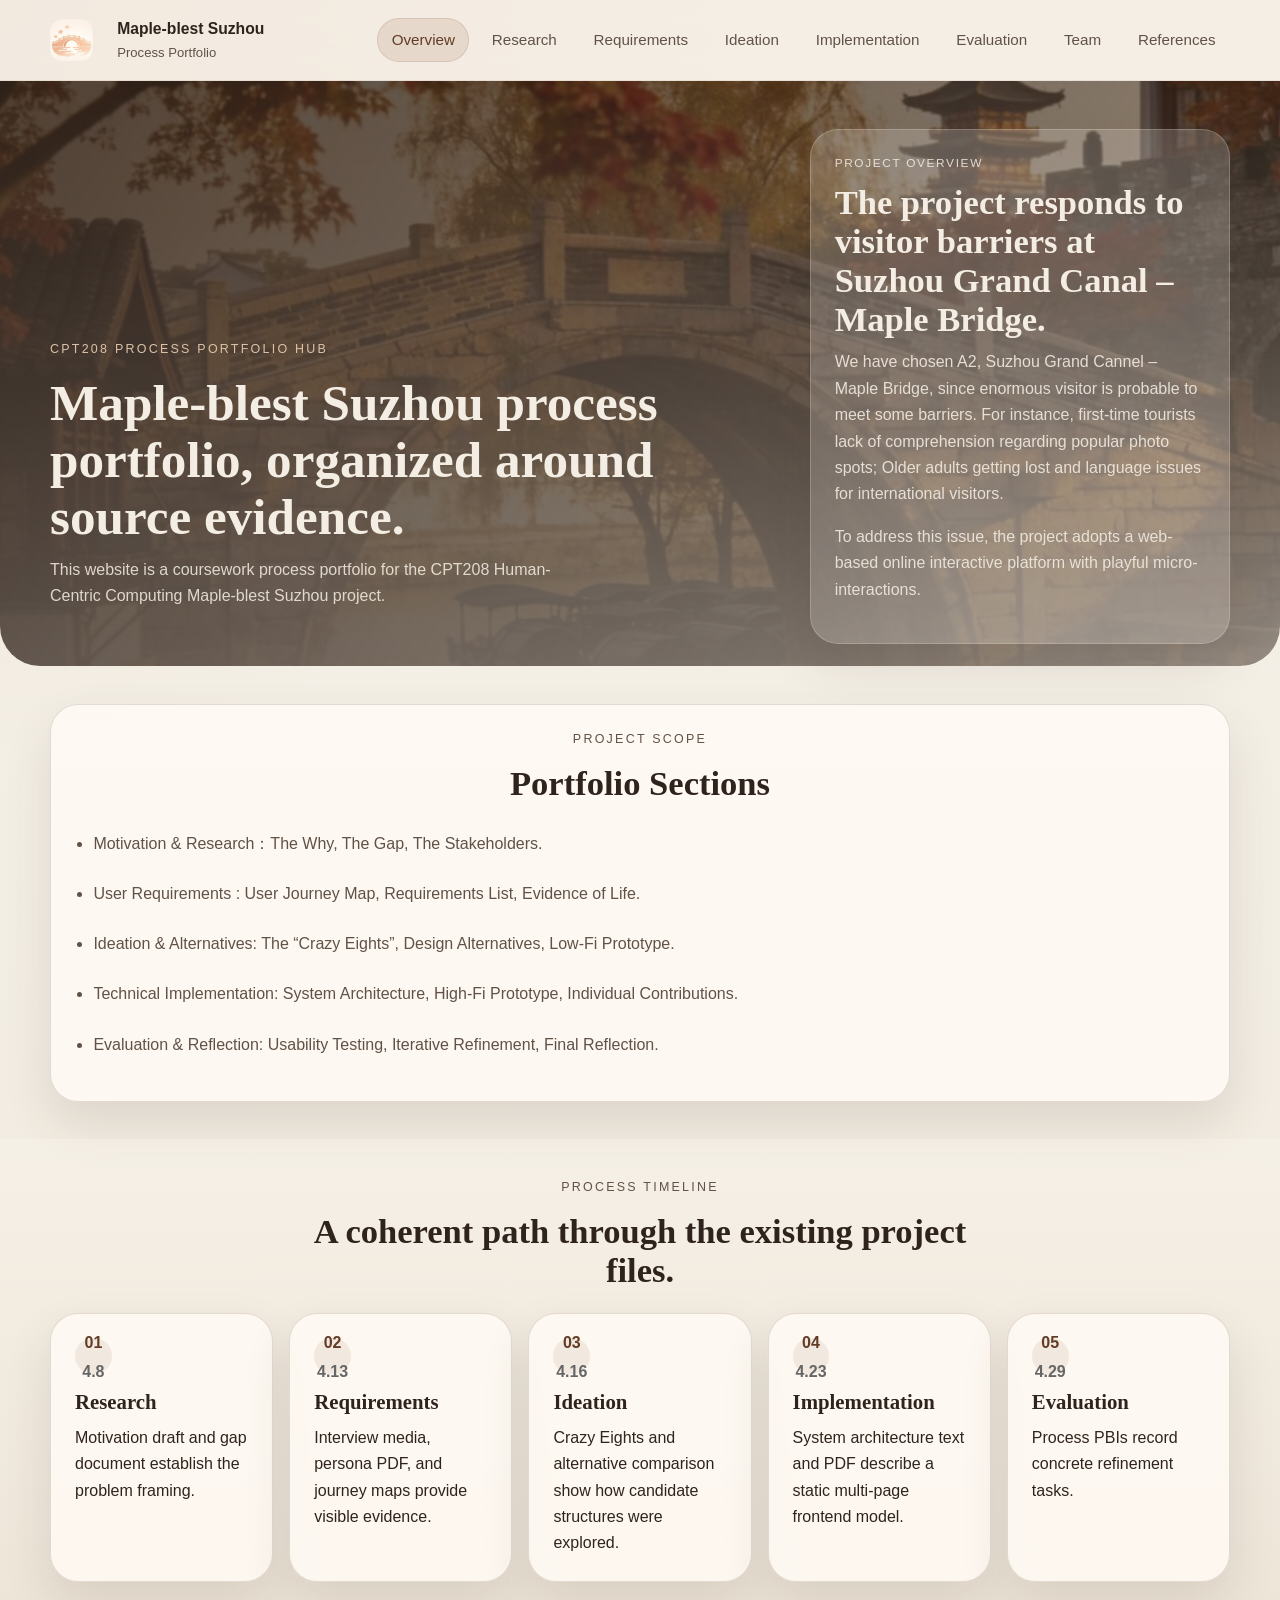
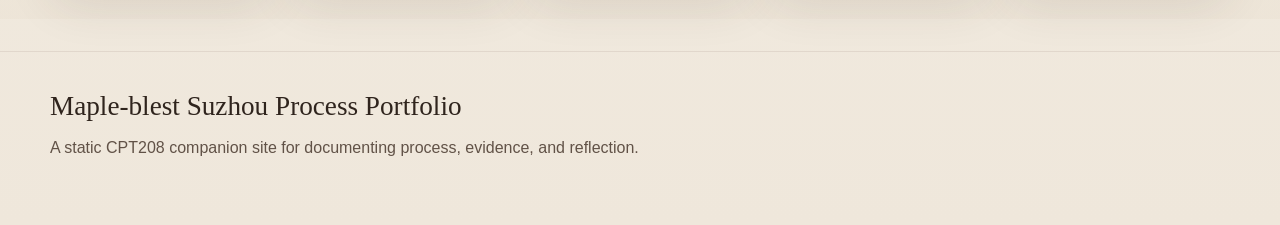
<file: index.html>
<!DOCTYPE html>
<html lang="en">
<head>
    <meta charset="utf-8"/>
    <meta content="width=device-width, initial-scale=1.0" name="viewport"/>
    <title>Maple-Blest Suzhou Process Portfolio</title>
    <link href="assets/css/site.css" rel="stylesheet"/>
    <style>
        /* 你提供的样式：行间距与Logo */
        .merged-sections-list li {
            line-height: 2.2;
            margin-bottom: 15px;
        }
        .brand-logo-img {
            height: 32px;
            width: auto;
            margin-right: 10px;
            vertical-align: middle;
        }

        /* 需求1：去掉时间轴卡片上的小圆圈 */
        .timeline-card::before {
            display: none !important;
            content: none !important;
        }

        /* 保持你的日期样式：在序号下方且下移 */
        .timeline-step {
            display: inline-flex;
            flex-direction: column;
            align-items: center;
            gap: 3px;
            padding-top: 4px !important;
        }
        .timeline-date {
            font-size: 1em;
            color: #666;
            font-weight: 700 !important;
            margin: 0 !important;
            position: static;
        }
    </style>
</head>
<body data-page="index">
<div class="site-shell">
    <header class="site-header">
        <div class="container nav-wrap">
            <a aria-label="Maple-blest Suzhou Process Portfolio home" class="brand" href="index.html">
                <img src="208logo.png" alt="Logo" style="height: 42px; margin-right: 10px;">
                <span class="brand-text"><strong>Maple-blest Suzhou</strong><span>Process Portfolio</span></span>
            </a>
            <button aria-controls="site-nav" aria-expanded="false" class="nav-toggle" type="button">Menu</button>
            <nav aria-label="Primary" class="site-nav" id="site-nav">
                <a data-page="index" href="index.html">Overview</a>
                <a data-page="research" href="research.html">Research</a>
                <a data-page="requirements" href="requirements.html">Requirements</a>
                <a data-page="ideation" href="ideation.html">Ideation</a>
                <a data-page="implementation" href="implementation.html">Implementation</a>
                <a data-page="evaluation" href="evaluation.html">Evaluation</a>
                <a data-page="team" href="team.html">Team</a>
                <a data-page="references" href="references.html">References</a>
            </nav>
        </div>
    </header>

    <main>
        <section class="page-hero page-hero-home">
            <div aria-hidden="true" class="hero-media"></div>
            <div class="container hero-content">
                <div class="hero-copy">
                    <p class="eyebrow">CPT208 Process Portfolio Hub</p>
                    <h1>Maple-blest Suzhou process portfolio, organized around source evidence.</h1>
                    <p class="hero-lead">This website is a coursework process portfolio for the CPT208 Human-Centric Computing Maple-blest Suzhou project.</p>
                </div>
                <aside class="hero-panel callout-card">
                    <p class="callout-label">Project Overview</p>
                    <h2>The project responds to visitor barriers at Suzhou Grand Canal – Maple Bridge.</h2>
                    <p>We have chosen A2, Suzhou Grand Cannel – Maple Bridge, since enormous visitor is probable to meet some barriers. For instance, first-time tourists lack of comprehension regarding popular photo spots; Older adults getting lost and language issues for international visitors.</p>


                    <p>    To address this issue, the project adopts a web-based online interactive platform with playful micro-interactions.</p>
                </aside>
            </div>
        </section>

        <section class="section">
            <div class="container">
                <article class="editorial-block">
                    <div class="section-heading">
                        <p class="eyebrow">Project Scope</p>
                        <h2>Portfolio Sections</h2>
                    </div>
                    <ul class="checklist merged-sections-list">
                        <li>Motivation & Research：The Why, The Gap, The Stakeholders.</li>
                        <li>User Requirements : User Journey Map, Requirements List, Evidence of Life.</li>
                        <li>Ideation & Alternatives: The “Crazy Eights”, Design Alternatives, Low-Fi Prototype.</li>
                        <li>Technical Implementation: System Architecture, High-Fi Prototype, Individual Contributions.</li>
                        <li>Evaluation & Reflection: Usability Testing, Iterative Refinement, Final Reflection.</li>
                    </ul>
                </article>
            </div>
        </section>

        <section class="section section-alt">
            <div class="container">
                <div class="section-heading">
                    <p class="eyebrow">Process Timeline</p>
                    <h2>A coherent path through the existing project files.</h2>
                </div>
                <div class="timeline-grid">
                    <article class="timeline-card">
                        <span class="timeline-step">01 <span class="timeline-date">4.8</span></span>
                        <h3>Research</h3>
                        <p>Motivation draft and gap document establish the problem framing.</p>
                    </article>
                    <article class="timeline-card">
                        <span class="timeline-step">02 <span class="timeline-date">4.13</span></span>
                        <h3>Requirements</h3>
                        <p>Interview media, persona PDF, and journey maps provide visible evidence.</p>
                    </article>
                    <article class="timeline-card">
                        <span class="timeline-step">03 <span class="timeline-date">4.16</span></span>
                        <h3>Ideation</h3>
                        <p>Crazy Eights and alternative comparison show how candidate structures were explored.</p>
                    </article>
                    <article class="timeline-card">
                        <span class="timeline-step">04 <span class="timeline-date">4.23</span></span>
                        <h3>Implementation</h3>
                        <p>System architecture text and PDF describe a static multi-page frontend model.</p>
                    </article>
                    <article class="timeline-card">
                        <span class="timeline-step">05 <span class="timeline-date">4.29</span></span>
                        <h3>Evaluation</h3>
                        <p>Process PBIs record concrete refinement tasks.</p>
                    </article>
                </div>
            </div>
        </section>
    </main>

    <footer class="site-footer">
        <div class="container footer-layout">
            <div>
                <p class="footer-title">Maple-blest Suzhou Process Portfolio</p>
                <p class="footer-copy">A static CPT208 companion site for documenting process, evidence, and reflection.</p>
            </div>
        </div>
    </footer>
</div>
<script src="assets/js/site.js"></script>
</body>
</html>
</file>
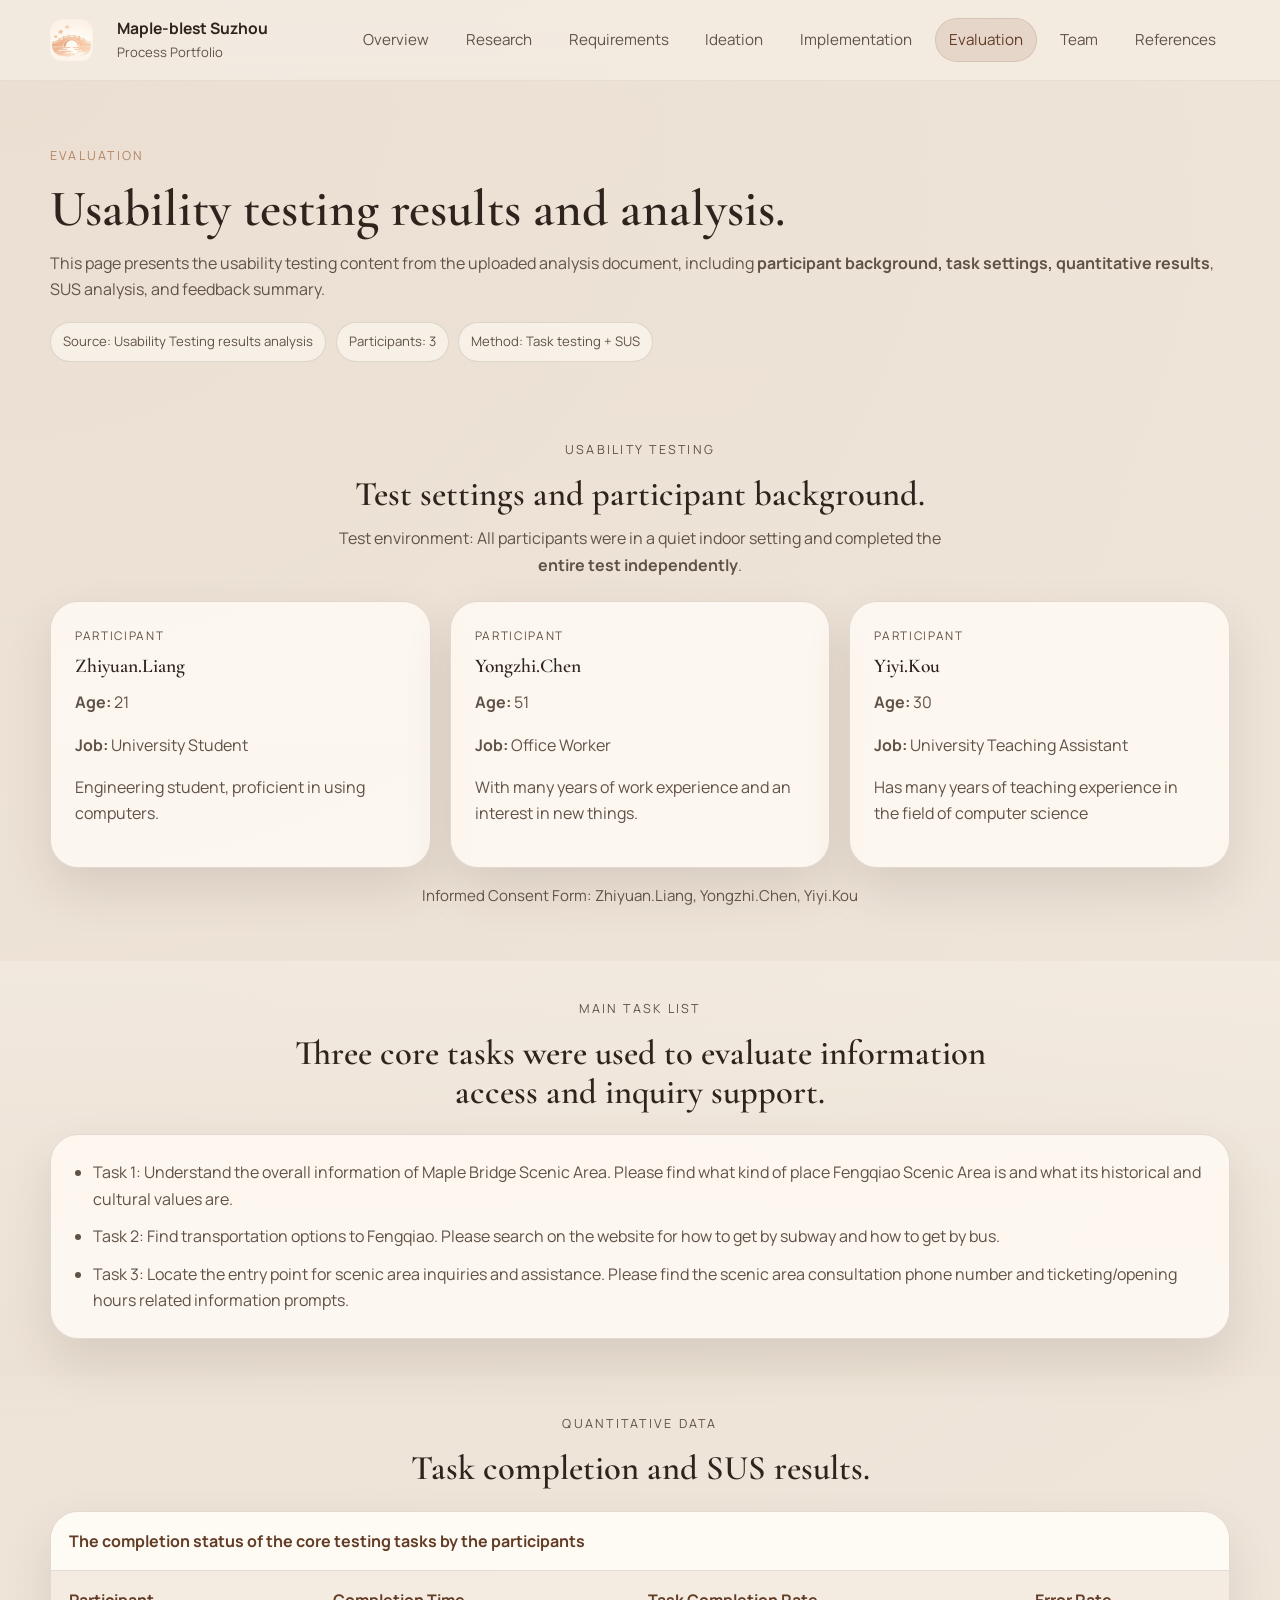
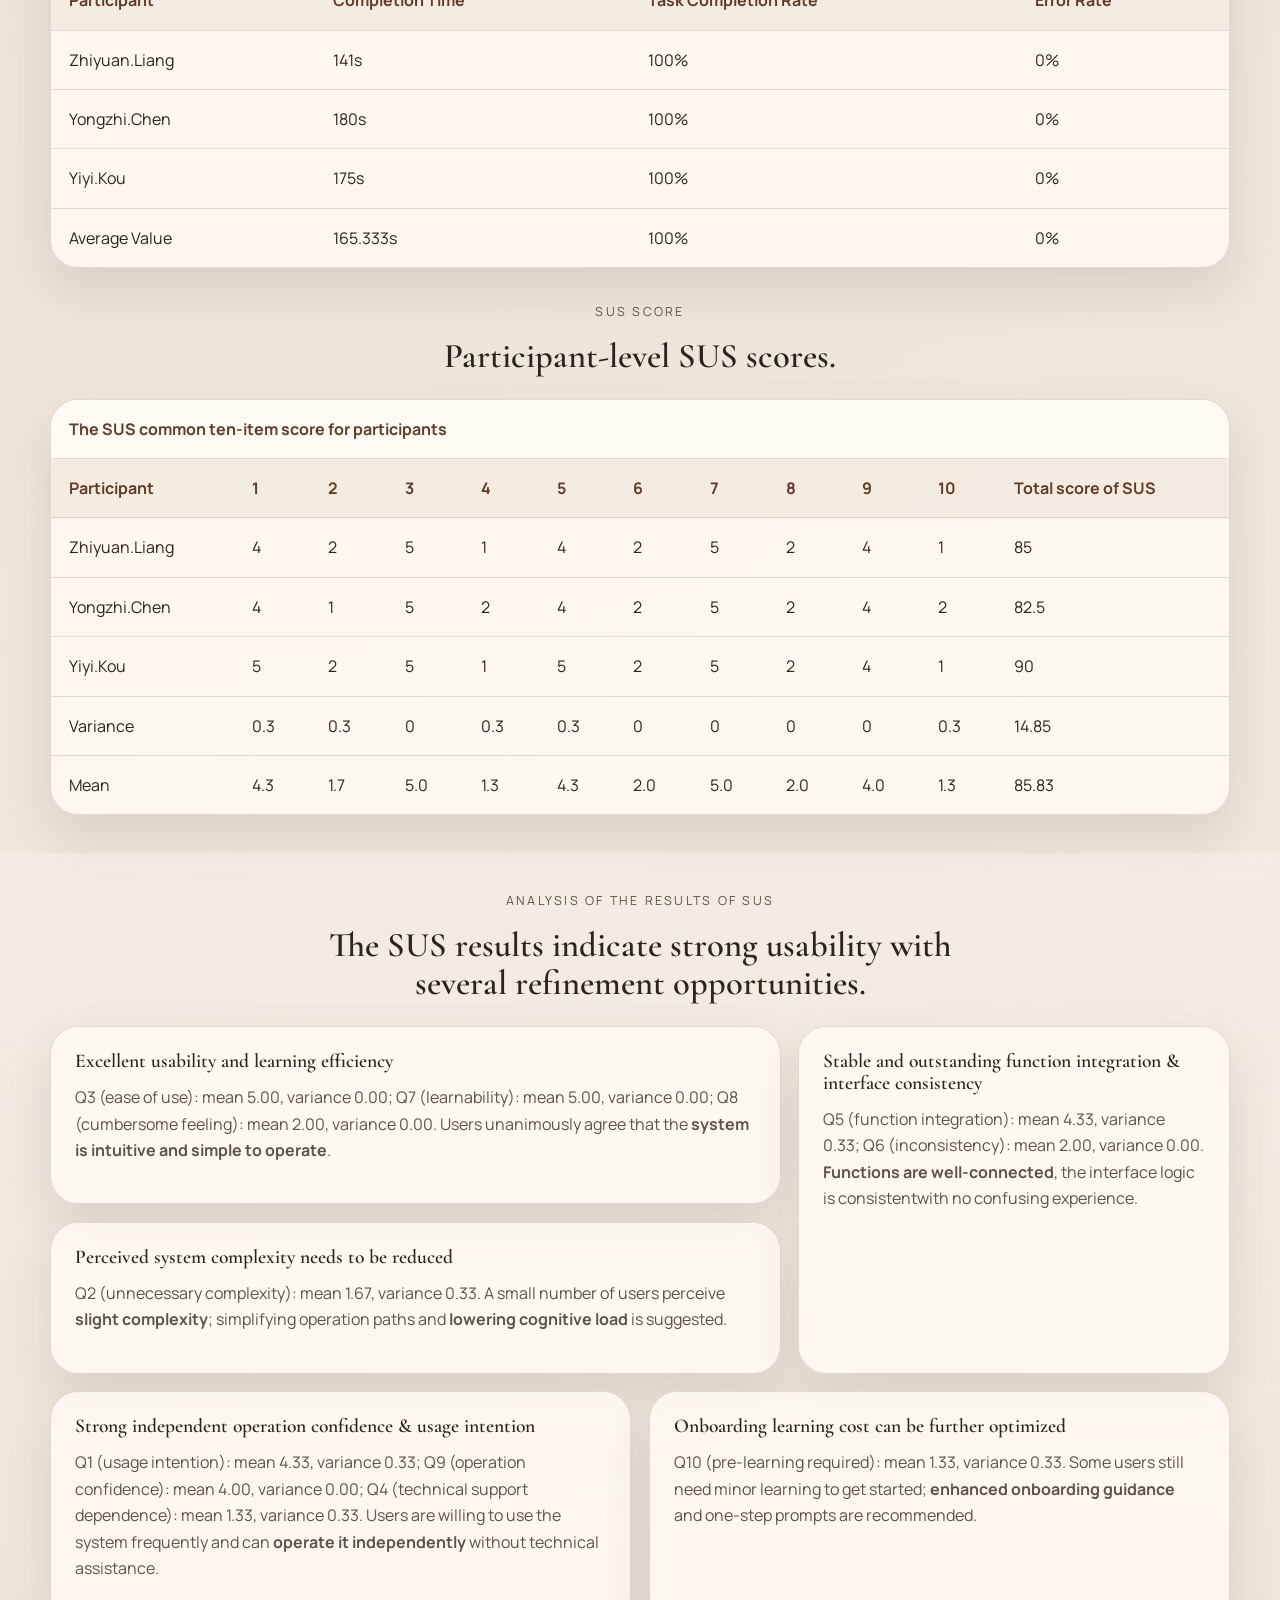
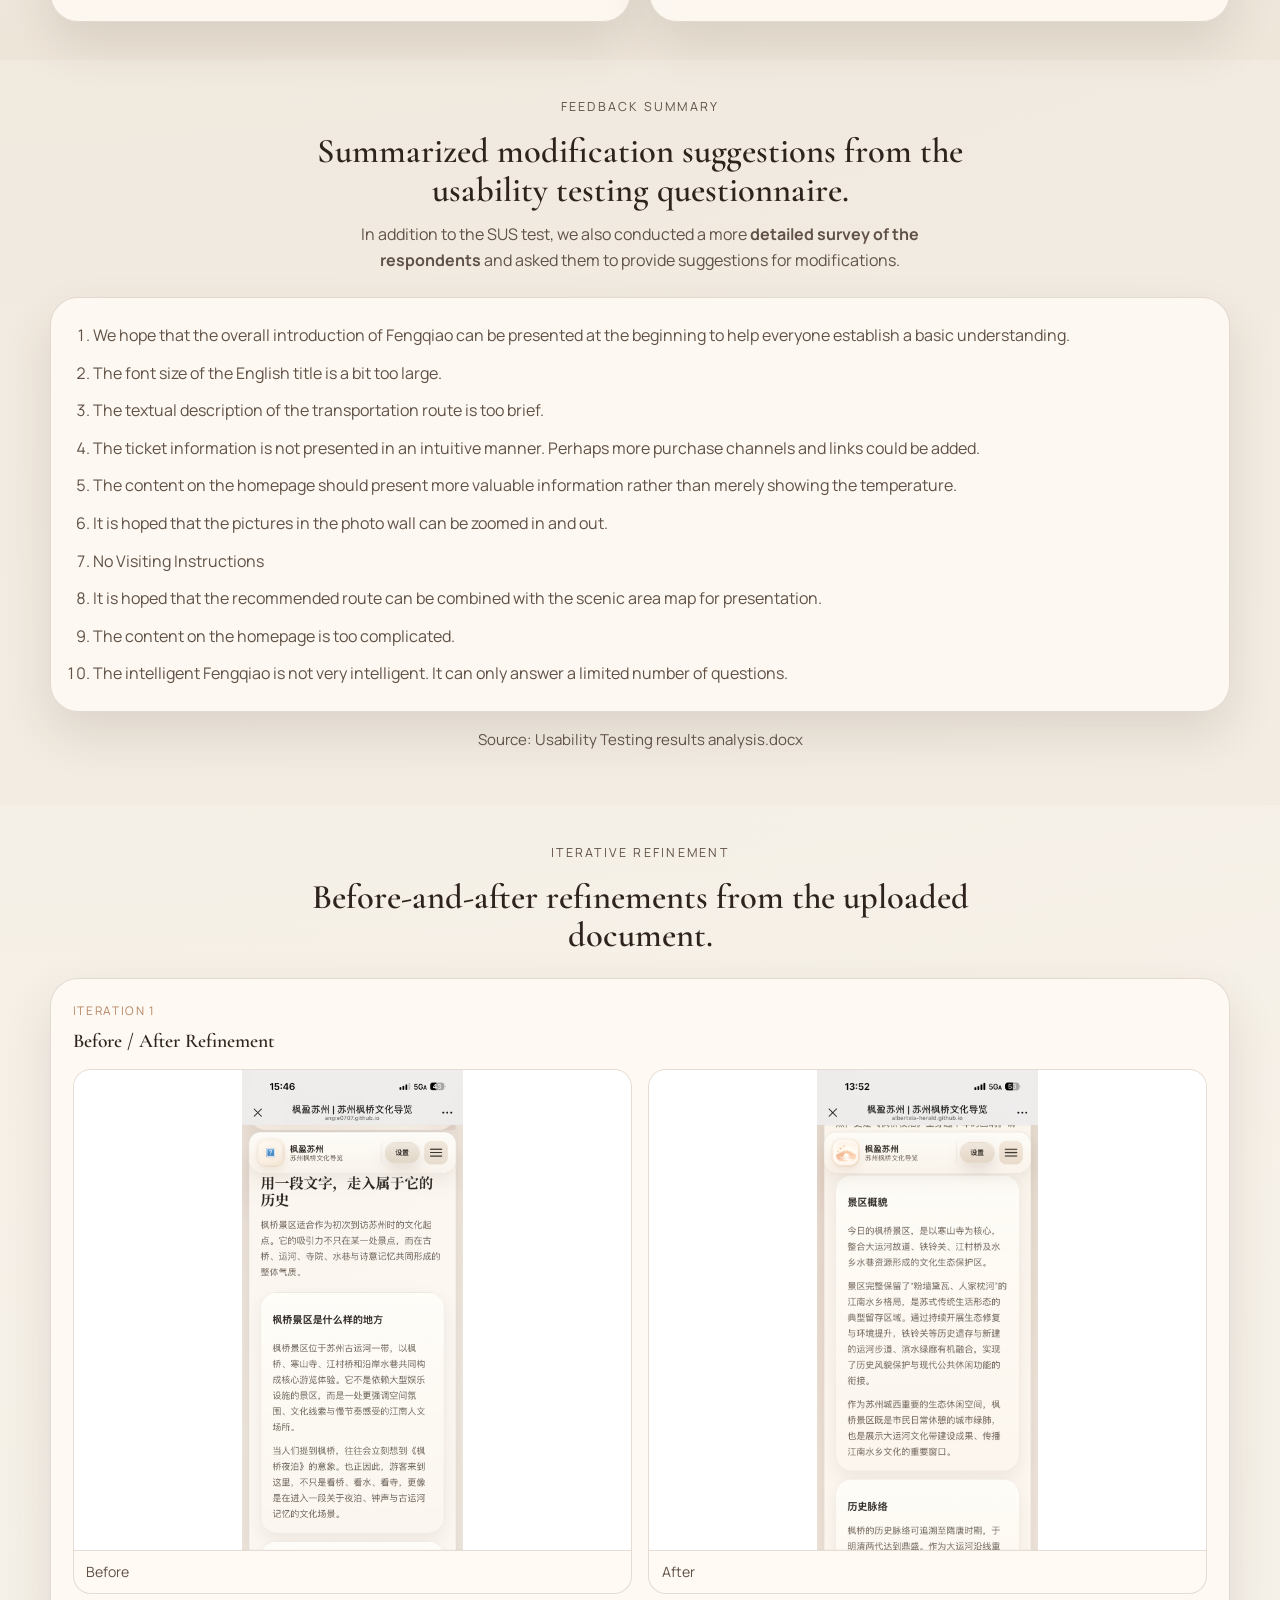
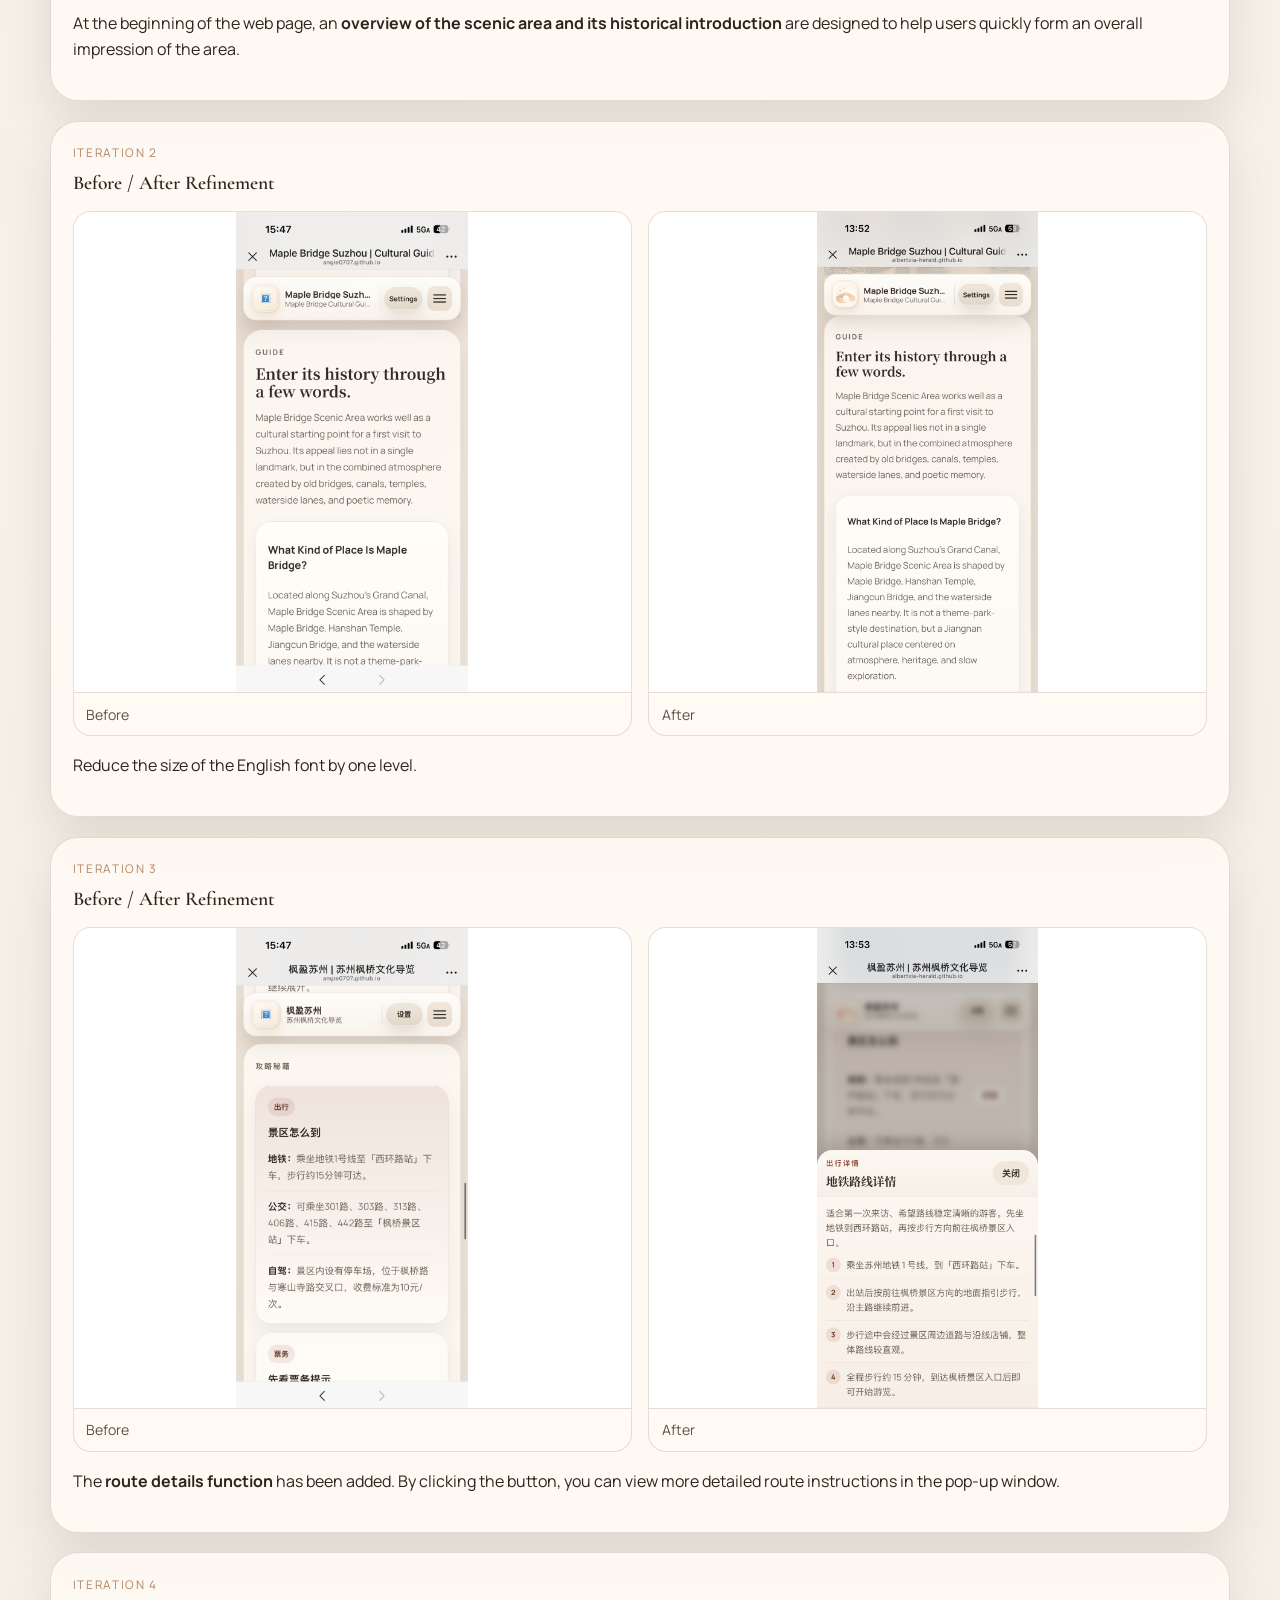
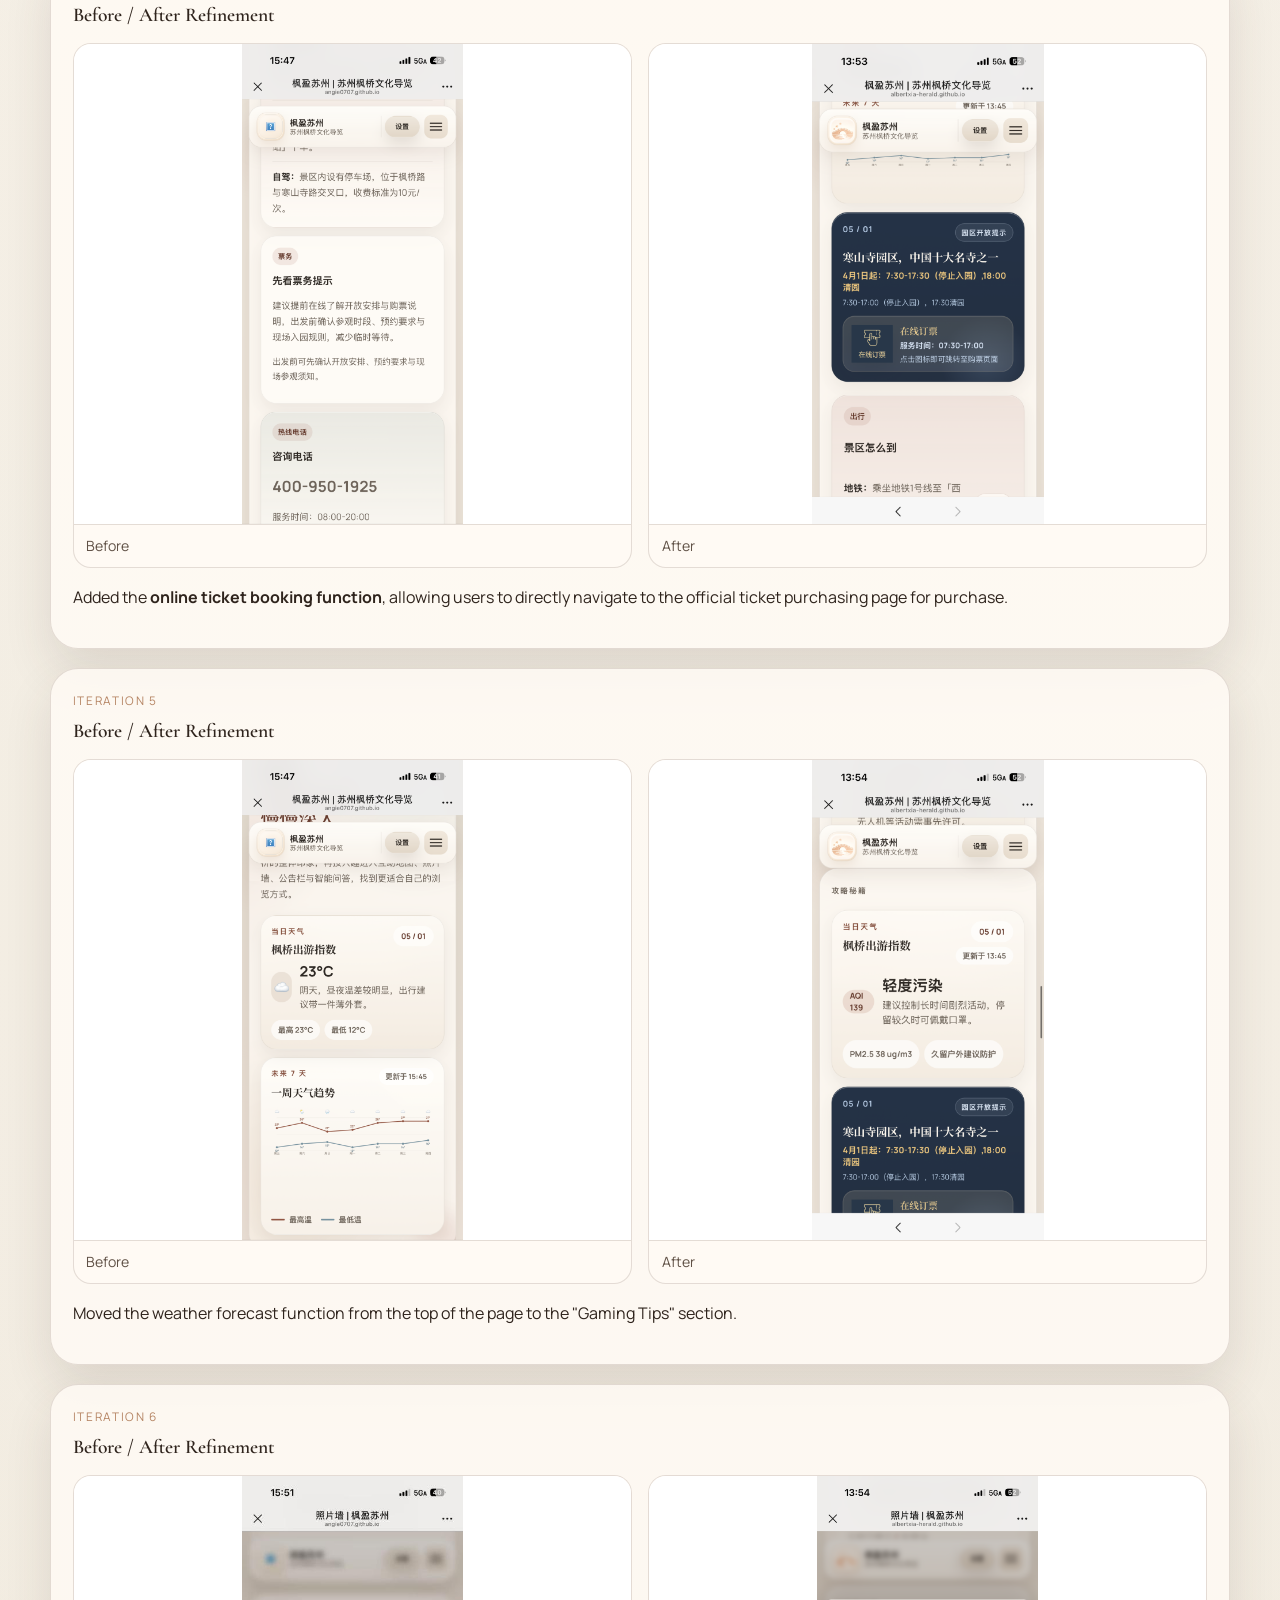
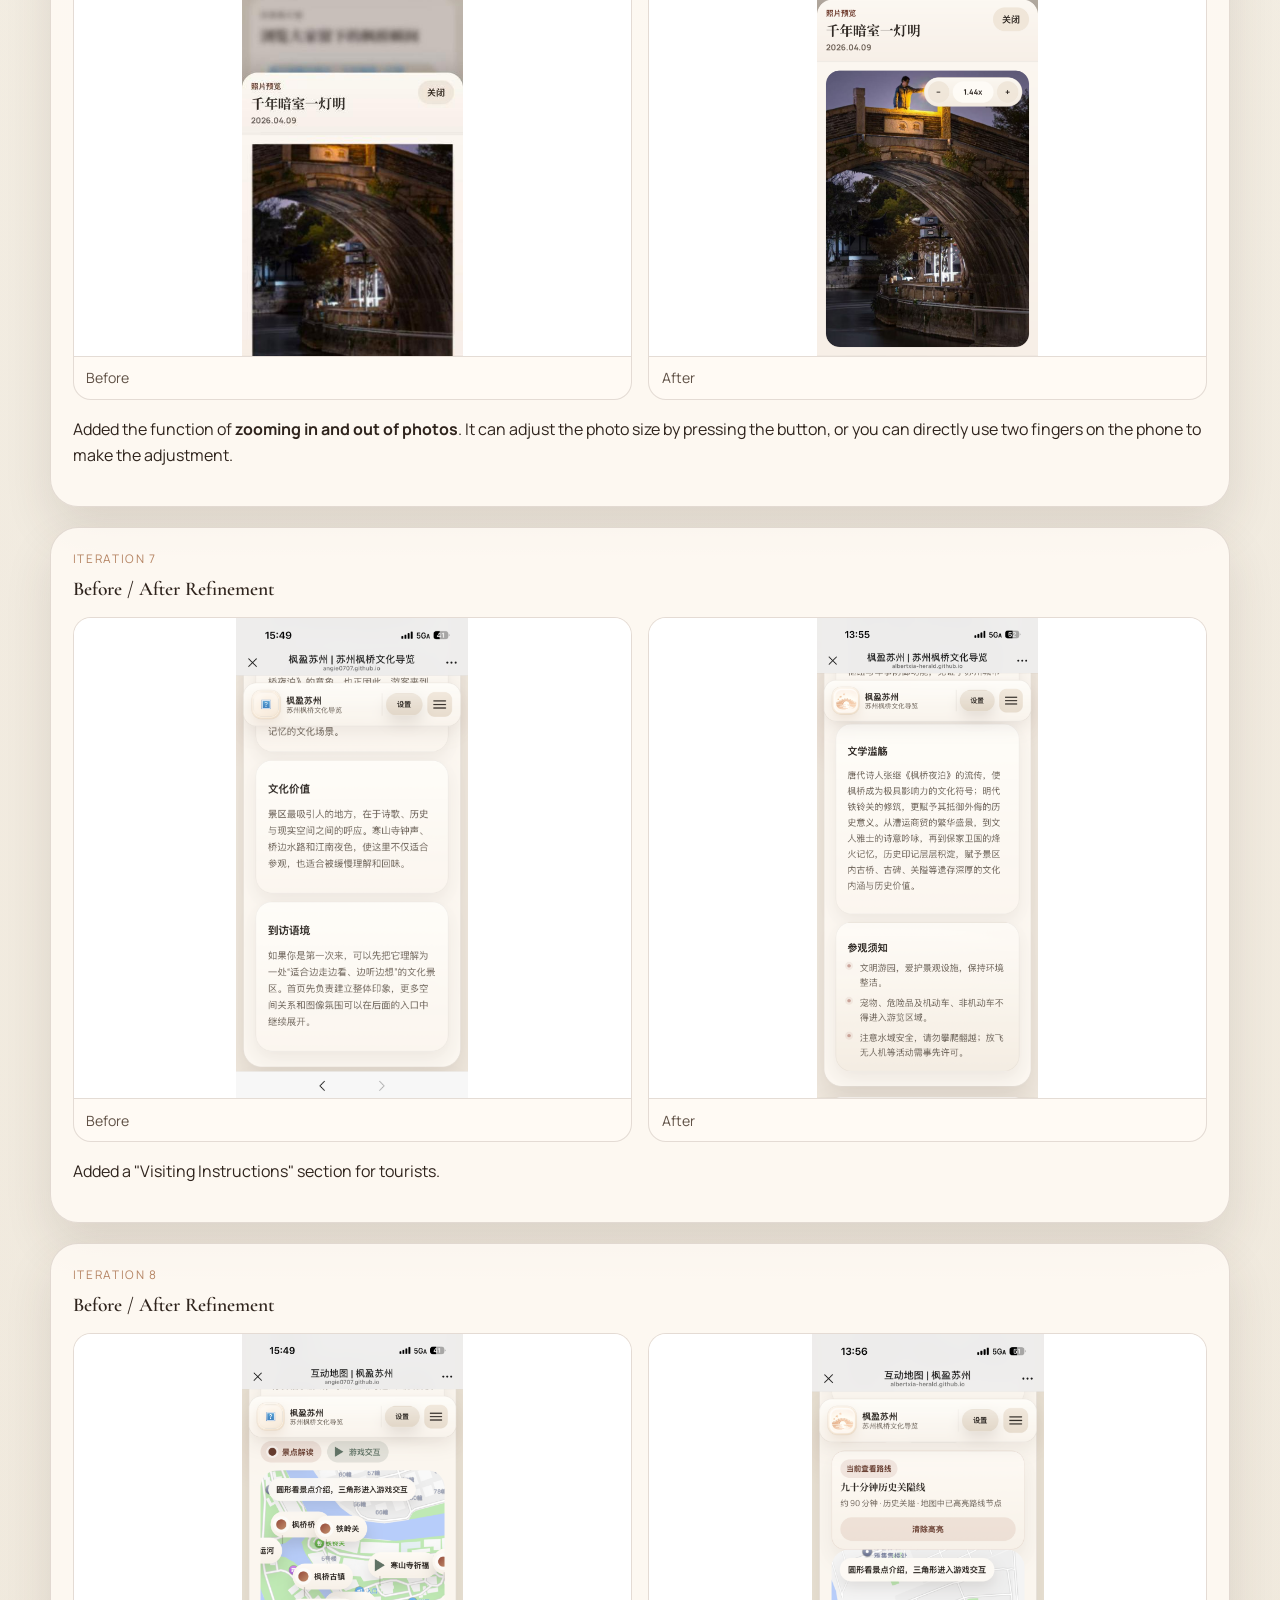
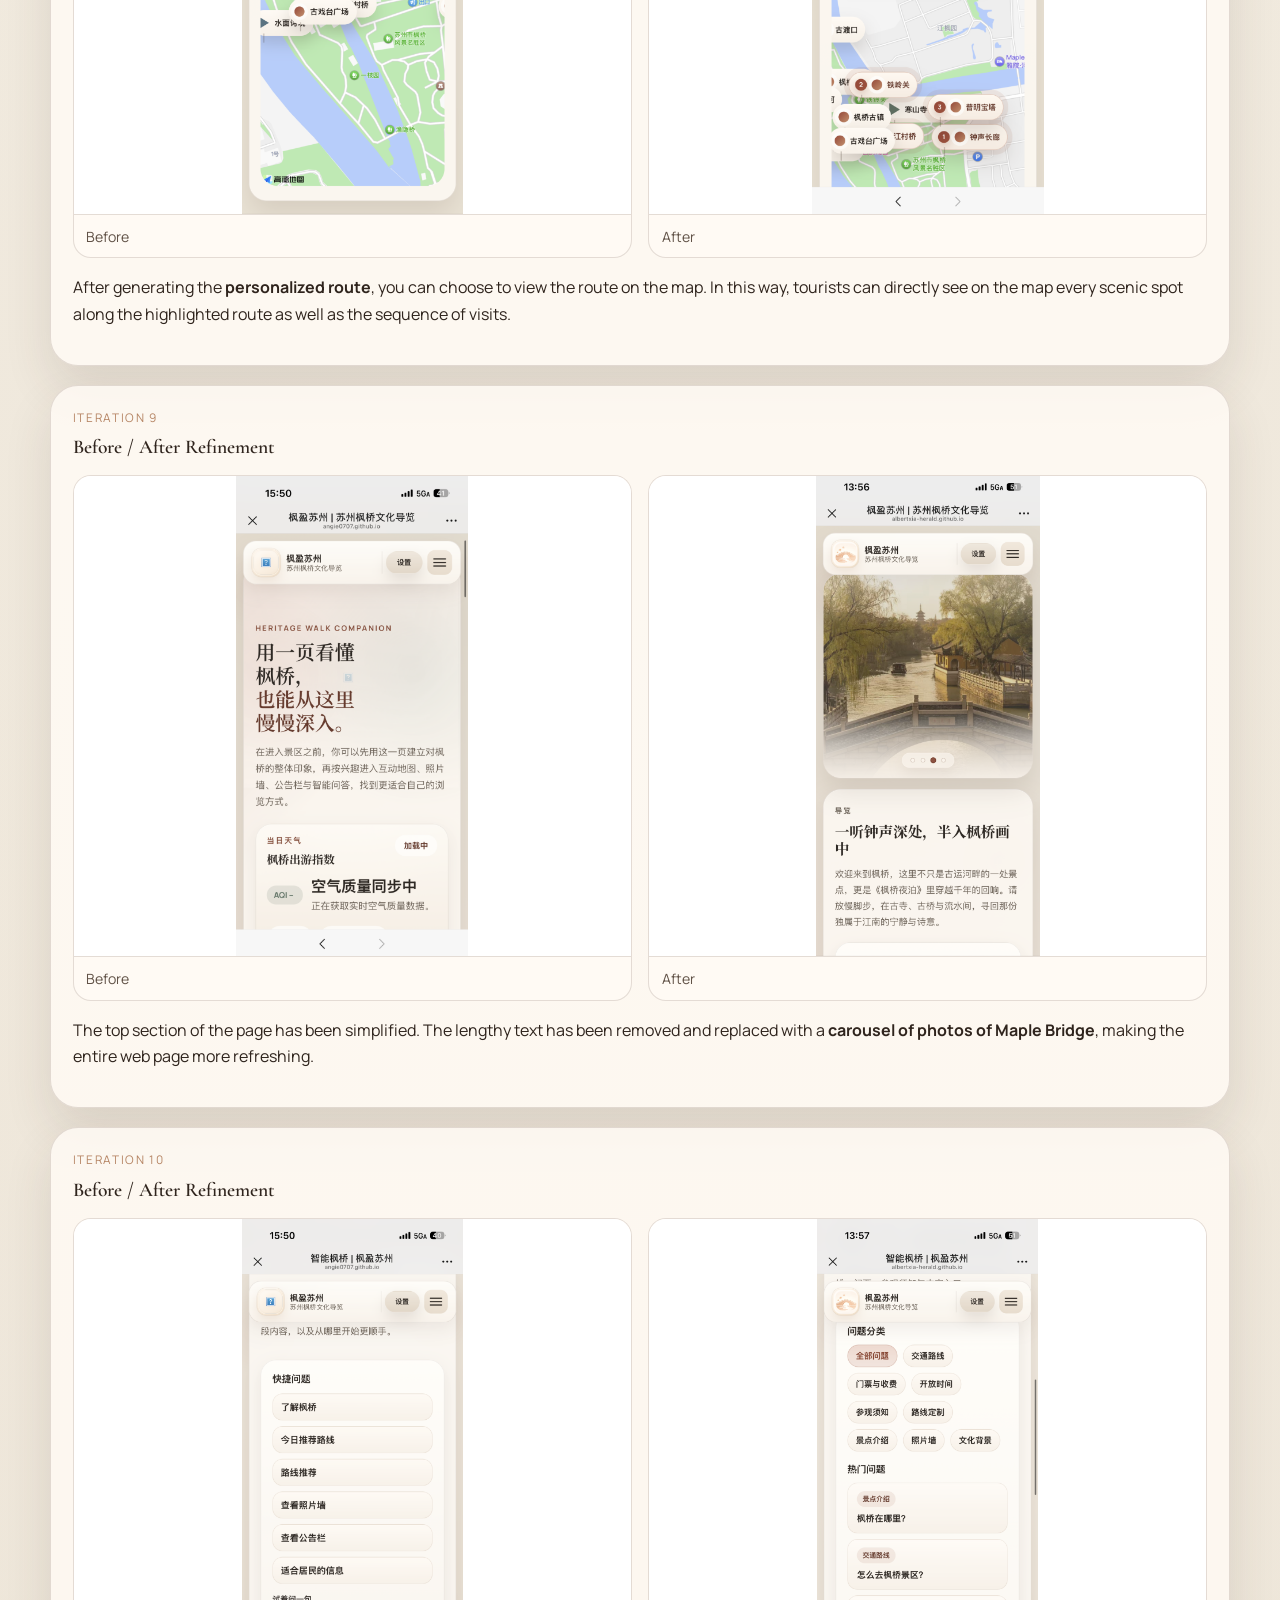
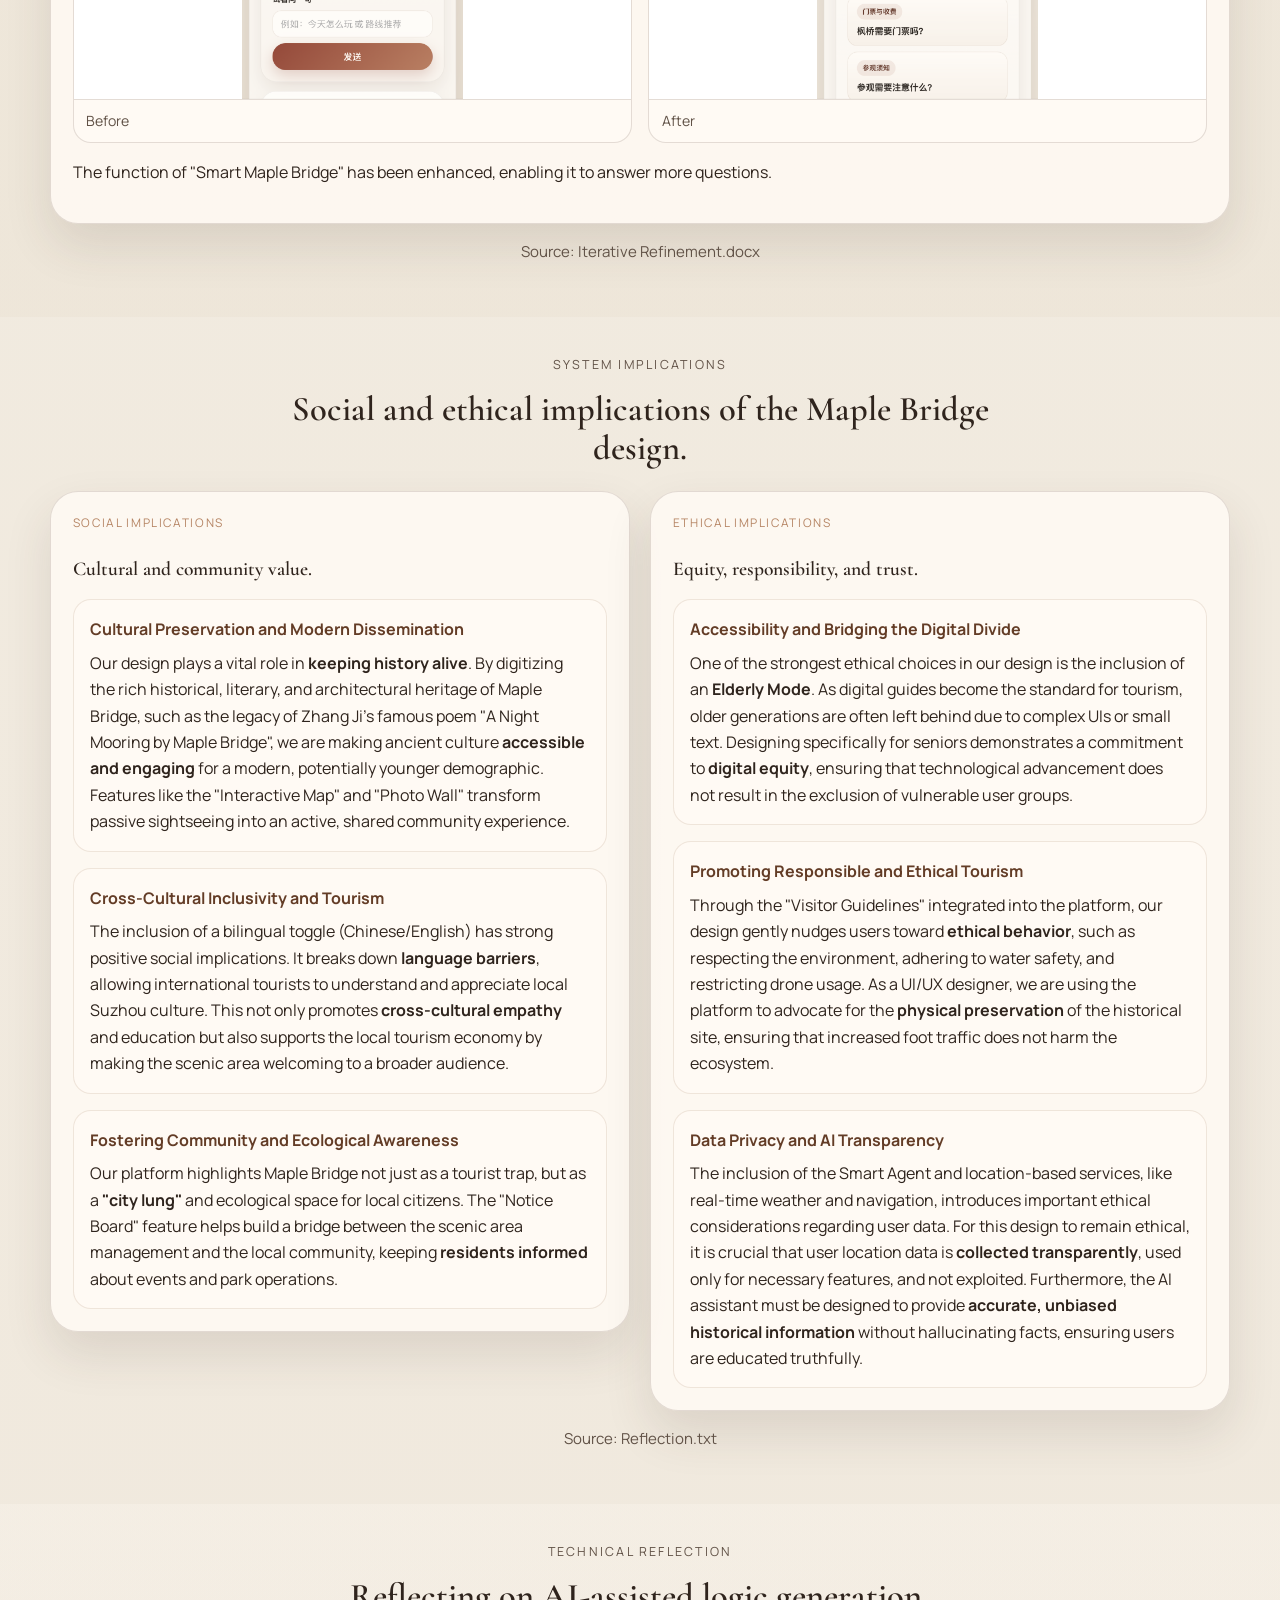
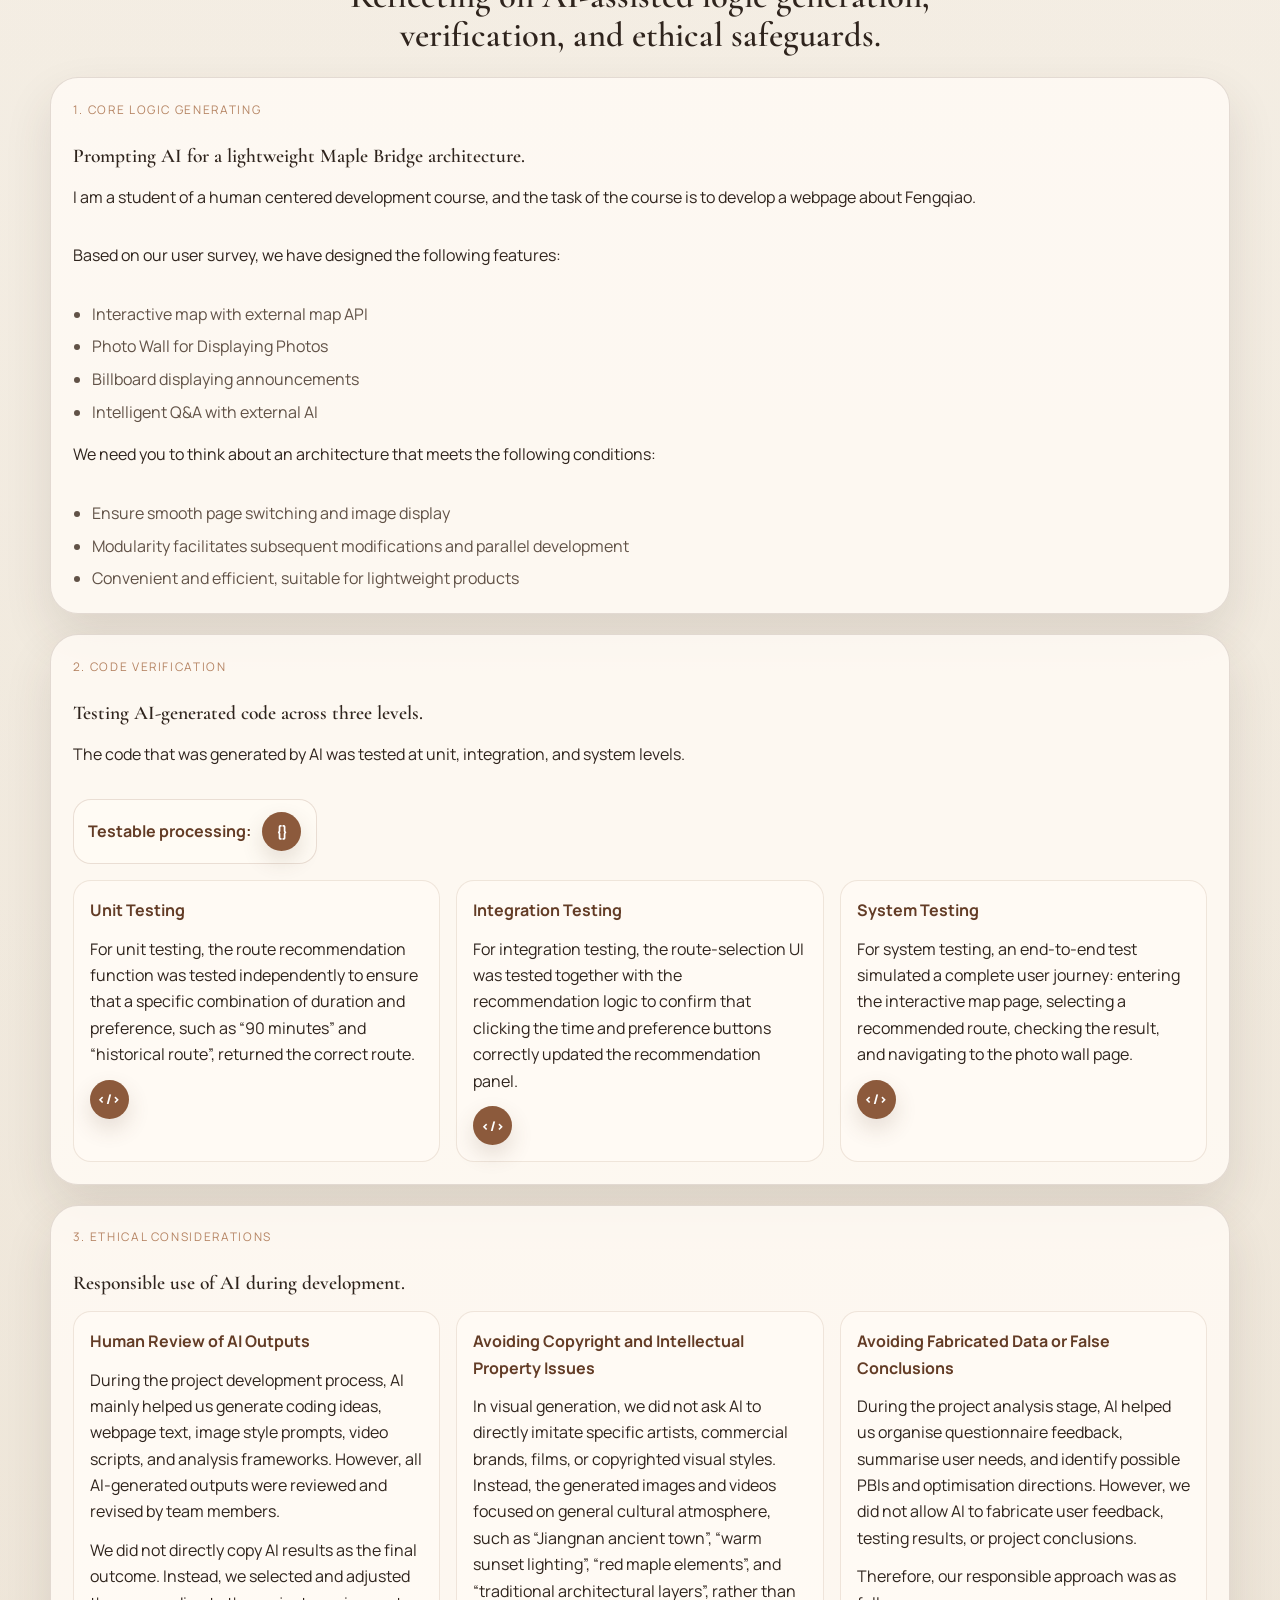
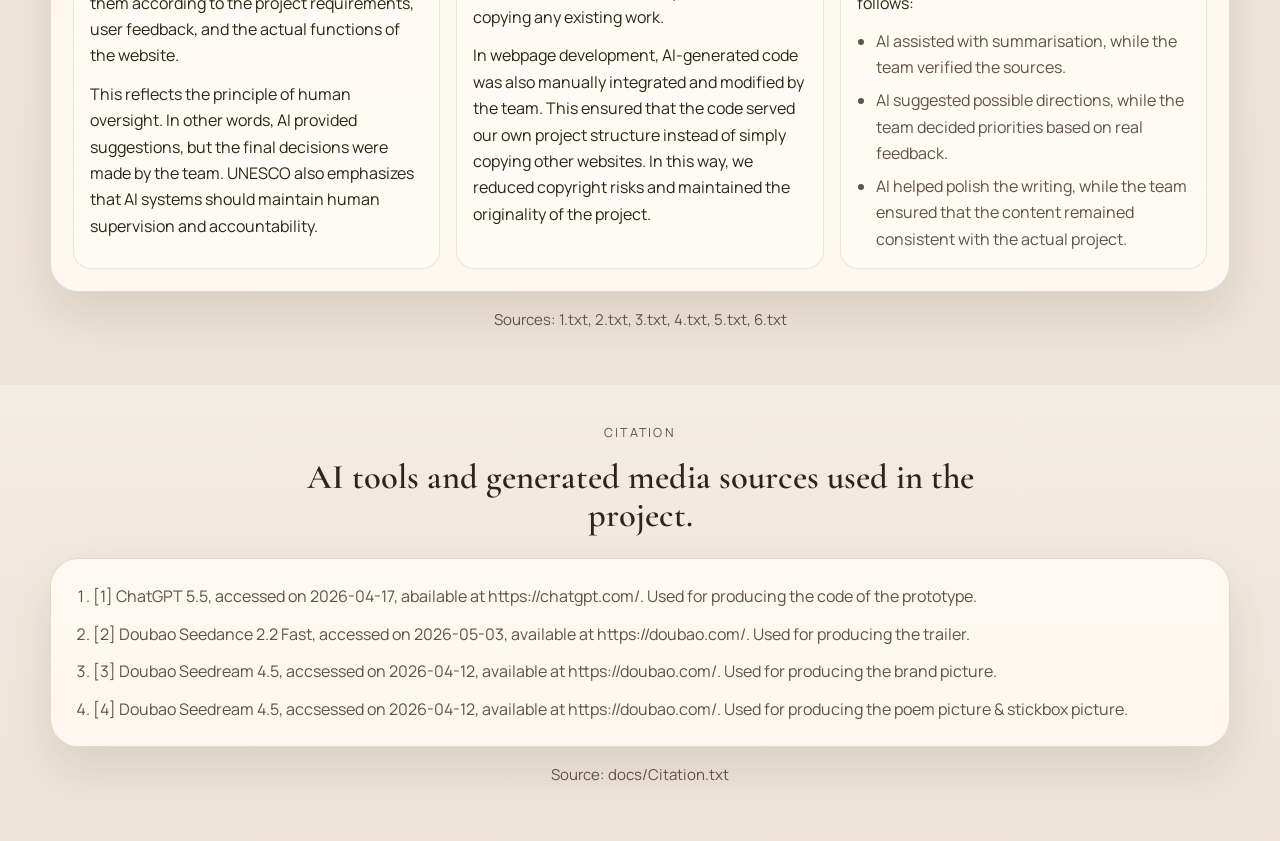
<file: evaluation.html>
﻿<!DOCTYPE html>

<html lang="en">
<head>
<meta charset="utf-8"/>
<meta content="width=device-width, initial-scale=1.0" name="viewport"/>
<title>Evaluation | Maple Bridge Process Portfolio</title>
<meta content="Usability testing results, SUS analysis, and feedback summary for the Maple Bridge portfolio." name="description"/>
<link href="https://fonts.googleapis.com" rel="preconnect"/>
<link crossorigin="" href="https://fonts.gstatic.com" rel="preconnect"/>
<link href="https://fonts.googleapis.com/css2?family=Cormorant+Garamond:wght@500;600;700&amp;family=Manrope:wght@400;500;600;700&amp;display=swap" rel="stylesheet"/>
<link href="assets/css/site.css" rel="stylesheet"/>
</head>
<body data-page="evaluation">
<div class="site-shell">
<header class="site-header">
<div class="container nav-wrap">
  <a aria-label="Maple-blest Suzhou Process Portfolio home" class="brand" href="index.html">
    <img src="208logo.png" alt="Logo" style="height: 42px; margin-right: 10px;">
    <span class="brand-text"><strong>Maple-blest Suzhou</strong><span>Process Portfolio</span></span>
  </a>
<button aria-controls="site-nav" aria-expanded="false" class="nav-toggle" type="button">Menu</button>
<nav aria-label="Primary" class="site-nav" id="site-nav"><a data-page="index" href="index.html">Overview</a><a data-page="research" href="research.html">Research</a><a data-page="requirements" href="requirements.html">Requirements</a><a data-page="ideation" href="ideation.html">Ideation</a><a data-page="implementation" href="implementation.html">Implementation</a><a data-page="evaluation" href="evaluation.html">Evaluation</a><a data-page="team" href="team.html">Team</a><a data-page="references" href="references.html">References</a></nav>
</div>
</header>
<main>
<section class="page-hero"><div class="container hero-content hero-content-simple"><div class="hero-copy"><p class="eyebrow">Evaluation</p><h1>Usability testing results and analysis.</h1><p class="hero-lead">This page presents the usability testing content from the uploaded analysis document, including <strong>participant background, task settings, quantitative results</strong>, SUS analysis, and feedback summary.</p><div class="hero-meta"><span>Source: Usability Testing results analysis</span><span>Participants: 3</span><span>Method: Task testing + SUS</span></div></div></div></section>
<section class="section"><div class="container"><div class="section-heading"><p class="eyebrow">Usability Testing</p><h2>Test settings and participant background.</h2><p>Test environment: All participants were in a quiet indoor setting and completed the <strong>entire test independently</strong>.</p></div><div class="card-grid card-grid-three"><article class="content-card"><p class="card-kicker">Participant</p><h3>Zhiyuan.Liang</h3><p><strong>Age:</strong> 21</p><p><strong>Job:</strong> University Student</p><p>Engineering student, proficient in using computers.</p></article><article class="content-card"><p class="card-kicker">Participant</p><h3>Yongzhi.Chen</h3><p><strong>Age:</strong> 51</p><p><strong>Job:</strong> Office Worker</p><p>With many years of work experience and an interest in new things.</p></article><article class="content-card"><p class="card-kicker">Participant</p><h3>Yiyi.Kou</h3><p><strong>Age:</strong> 30</p><p><strong>Job:</strong> University Teaching Assistant</p><p>Has many years of teaching experience in the field of computer science</p></article></div><p class="source-note centered-note">Informed Consent Form: Zhiyuan.Liang, Yongzhi.Chen, Yiyi.Kou</p></div></section>
<section class="section section-alt"><div class="container"><div class="section-heading"><p class="eyebrow">Main Task List</p><h2>Three core tasks were used to evaluate information access and inquiry support.</h2></div><article class="requirement-list-card"><ul class="requirement-list"><li>Task 1: Understand the overall information of Maple Bridge Scenic Area. Please find what kind of place Fengqiao Scenic Area is and what its historical and cultural values are.</li><li>Task 2: Find transportation options to Fengqiao. Please search on the website for how to get by subway and how to get by bus.</li><li>Task 3: Locate the entry point for scenic area inquiries and assistance. Please find the scenic area consultation phone number and ticketing/opening hours related information prompts.</li></ul></article></div></section>
<section class="section"><div class="container"><div class="section-heading"><p class="eyebrow">Quantitative Data</p><h2>Task completion and SUS results.</h2></div><div class="comparison-table-wrap"><table class="comparison-table evaluation-table"><caption>The completion status of the core testing tasks by the participants</caption><thead><tr><th>Participant</th><th>Completion Time</th><th>Task Completion Rate</th><th>Error Rate</th></tr></thead><tbody><tr><td>Zhiyuan.Liang</td><td>141s</td><td>100%</td><td>0%</td></tr><tr><td>Yongzhi.Chen</td><td>180s</td><td>100%</td><td>0%</td></tr><tr><td>Yiyi.Kou</td><td>175s</td><td>100%</td><td>0%</td></tr><tr><td>Average Value</td><td>165.333s</td><td>100%</td><td>0%</td></tr></tbody></table></div><div class="section-heading table-section-heading"><p class="eyebrow">SUS Score</p><h2>Participant-level SUS scores.</h2></div><div class="comparison-table-wrap"><table class="comparison-table evaluation-table sus-score-table"><caption>The SUS common ten-item score for participants</caption><thead><tr><th>Participant</th><th>1</th><th>2</th><th>3</th><th>4</th><th>5</th><th>6</th><th>7</th><th>8</th><th>9</th><th>10</th><th>Total score of SUS</th></tr></thead><tbody><tr><td>Zhiyuan.Liang</td><td>4</td><td>2</td><td>5</td><td>1</td><td>4</td><td>2</td><td>5</td><td>2</td><td>4</td><td>1</td><td>85</td></tr><tr><td>Yongzhi.Chen</td><td>4</td><td>1</td><td>5</td><td>2</td><td>4</td><td>2</td><td>5</td><td>2</td><td>4</td><td>2</td><td>82.5</td></tr><tr><td>Yiyi.Kou</td><td>5</td><td>2</td><td>5</td><td>1</td><td>5</td><td>2</td><td>5</td><td>2</td><td>4</td><td>1</td><td>90</td></tr><tr><td>Variance</td><td>0.3</td><td>0.3</td><td>0</td><td>0.3</td><td>0.3</td><td>0</td><td>0</td><td>0</td><td>0</td><td>0.3</td><td>14.85</td></tr><tr><td>Mean</td><td>4.3</td><td>1.7</td><td>5.0</td><td>1.3</td><td>4.3</td><td>2.0</td><td>5.0</td><td>2.0</td><td>4.0</td><td>1.3</td><td>85.83</td></tr></tbody></table></div></div></section>
<section class="section section-alt"><div class="container"><div class="section-heading"><p class="eyebrow">Analysis Of The Results Of SUS</p><h2>The SUS results indicate strong usability with several refinement opportunities.</h2></div><div class="sus-analysis-grid"><div class="sus-analysis-pair"><article class="content-card"><h3>Excellent usability and learning efficiency</h3><p>Q3 (ease of use): mean 5.00, variance 0.00; Q7 (learnability): mean 5.00, variance 0.00; Q8 (cumbersome feeling): mean 2.00, variance 0.00. Users unanimously agree that the <strong>system is intuitive and simple to operate</strong>.</p></article><article class="content-card"><h3>Perceived system complexity needs to be reduced</h3><p>Q2 (unnecessary complexity): mean 1.67, variance 0.33. A small number of users perceive <strong>slight complexity</strong>; simplifying operation paths and <strong>lowering cognitive load</strong> is suggested.</p></article></div><article class="content-card"><h3>Stable and outstanding function integration &amp; interface consistency</h3><p>Q5 (function integration): mean 4.33, variance 0.33; Q6 (inconsistency): mean 2.00, variance 0.00. <strong>Functions are well-connected</strong>, the interface logic is consistentwith no confusing experience.</p></article><article class="content-card"><h3>Strong independent operation confidence &amp; usage intention</h3><p>Q1 (usage intention): mean 4.33, variance 0.33; Q9 (operation confidence): mean 4.00, variance 0.00; Q4 (technical support dependence): mean 1.33, variance 0.33. Users are willing to use the system frequently and can <strong>operate it independently</strong> without technical assistance.</p></article><article class="content-card"><h3>Onboarding learning cost can be further optimized</h3><p>Q10 (pre-learning required): mean 1.33, variance 0.33. Some users still need minor learning to get started; <strong>enhanced onboarding guidance</strong> and one-step prompts are recommended.</p></article></div></div></section>
<section class="section"><div class="container"><div class="section-heading"><p class="eyebrow">Feedback Summary</p><h2>Summarized modification suggestions from the usability testing questionnaire.</h2><p>In addition to the SUS test, we also conducted a more <strong>detailed survey of the respondents</strong> and asked them to provide suggestions for modifications.</p></div><article class="requirement-list-card"><ol class="requirement-list"><li>We hope that the overall introduction of Fengqiao can be presented at the beginning to help everyone establish a basic understanding.</li><li>The font size of the English title is a bit too large.</li><li>The textual description of the transportation route is too brief.</li><li>The ticket information is not presented in an intuitive manner. Perhaps more purchase channels and links could be added.</li><li>The content on the homepage should present more valuable information rather than merely showing the temperature.</li><li>It is hoped that the pictures in the photo wall can be zoomed in and out.</li><li>No Visiting Instructions</li><li>It is hoped that the recommended route can be combined with the scenic area map for presentation.</li><li>The content on the homepage is too complicated.</li><li>The intelligent Fengqiao is not very intelligent. It can only answer a limited number of questions.</li></ol></article><p class="source-note centered-note">Source: Usability Testing results analysis.docx</p></div></section>
<section class="section section-alt"><div class="container"><div class="section-heading"><p class="eyebrow">Iterative Refinement</p><h2>Before-and-after refinements from the uploaded document.</h2></div><div class="iteration-grid"><article class="iteration-card"><div class="iteration-card-head"><p class="card-kicker">Iteration 1</p><h3>Before / After Refinement</h3></div><div class="iteration-images"><figure><img alt="Iteration 1 before screenshot" loading="lazy" src="assets/images/iterative-refinement/row-01-before-1.png"/><figcaption>Before</figcaption></figure><figure><img alt="Iteration 1 after screenshot" loading="lazy" src="assets/images/iterative-refinement/row-01-after-1.png"/><figcaption>After</figcaption></figure></div><p>At the beginning of the web page, an <strong>overview of the scenic area and its historical introduction</strong> are designed to help users quickly form an overall impression of the area.</p></article><article class="iteration-card"><div class="iteration-card-head"><p class="card-kicker">Iteration 2</p><h3>Before / After Refinement</h3></div><div class="iteration-images"><figure><img alt="Iteration 2 before screenshot" loading="lazy" src="assets/images/iterative-refinement/row-02-before-1.png"/><figcaption>Before</figcaption></figure><figure><img alt="Iteration 2 after screenshot" loading="lazy" src="assets/images/iterative-refinement/row-02-after-1.png"/><figcaption>After</figcaption></figure></div><p>Reduce the size of the English font by one level.</p></article><article class="iteration-card"><div class="iteration-card-head"><p class="card-kicker">Iteration 3</p><h3>Before / After Refinement</h3></div><div class="iteration-images"><figure><img alt="Iteration 3 before screenshot" loading="lazy" src="assets/images/iterative-refinement/row-03-before-1.png"/><figcaption>Before</figcaption></figure><figure><img alt="Iteration 3 after screenshot" loading="lazy" src="assets/images/iterative-refinement/row-03-after-1.png"/><figcaption>After</figcaption></figure></div><p>The <strong>route details function</strong> has been added. By clicking the button, you can view more detailed route instructions in the pop-up window.</p></article><article class="iteration-card"><div class="iteration-card-head"><p class="card-kicker">Iteration 4</p><h3>Before / After Refinement</h3></div><div class="iteration-images"><figure><img alt="Iteration 4 before screenshot" loading="lazy" src="assets/images/iterative-refinement/row-04-before-1.png"/><figcaption>Before</figcaption></figure><figure><img alt="Iteration 4 after screenshot" loading="lazy" src="assets/images/iterative-refinement/row-04-after-1.png"/><figcaption>After</figcaption></figure></div><p>Added the <strong>online ticket booking function</strong>, allowing users to directly navigate to the official ticket purchasing page for purchase.</p></article><article class="iteration-card"><div class="iteration-card-head"><p class="card-kicker">Iteration 5</p><h3>Before / After Refinement</h3></div><div class="iteration-images"><figure><img alt="Iteration 5 before screenshot" loading="lazy" src="assets/images/iterative-refinement/row-05-before-1.png"/><figcaption>Before</figcaption></figure><figure><img alt="Iteration 5 after screenshot" loading="lazy" src="assets/images/iterative-refinement/row-05-after-1.png"/><figcaption>After</figcaption></figure></div><p>Moved the weather forecast function from the top of the page to the "Gaming Tips" section.</p></article><article class="iteration-card"><div class="iteration-card-head"><p class="card-kicker">Iteration 6</p><h3>Before / After Refinement</h3></div><div class="iteration-images"><figure><img alt="Iteration 6 before screenshot" loading="lazy" src="assets/images/iterative-refinement/row-06-before-1.jpg"/><figcaption>Before</figcaption></figure><figure><img alt="Iteration 6 after screenshot" loading="lazy" src="assets/images/iterative-refinement/row-06-after-1.png"/><figcaption>After</figcaption></figure></div><p>Added the function of <strong>zooming in and out of photos</strong>. It can adjust the photo size by pressing the button, or you can directly use two fingers on the phone to make the adjustment.</p></article><article class="iteration-card"><div class="iteration-card-head"><p class="card-kicker">Iteration 7</p><h3>Before / After Refinement</h3></div><div class="iteration-images"><figure><img alt="Iteration 7 before screenshot" loading="lazy" src="assets/images/iterative-refinement/row-07-before-1.png"/><figcaption>Before</figcaption></figure><figure><img alt="Iteration 7 after screenshot" loading="lazy" src="assets/images/iterative-refinement/row-07-after-1.png"/><figcaption>After</figcaption></figure></div><p>Added a "Visiting Instructions" section for tourists.</p></article><article class="iteration-card"><div class="iteration-card-head"><p class="card-kicker">Iteration 8</p><h3>Before / After Refinement</h3></div><div class="iteration-images"><figure><img alt="Iteration 8 before screenshot" loading="lazy" src="assets/images/iterative-refinement/row-08-before-1.png"/><figcaption>Before</figcaption></figure><figure><img alt="Iteration 8 after screenshot" loading="lazy" src="assets/images/iterative-refinement/row-08-after-1.png"/><figcaption>After</figcaption></figure></div><p>After generating the <strong>personalized route</strong>, you can choose to view the route on the map. In this way, tourists can directly see on the map every scenic spot along the highlighted route as well as the sequence of visits.</p></article><article class="iteration-card"><div class="iteration-card-head"><p class="card-kicker">Iteration 9</p><h3>Before / After Refinement</h3></div><div class="iteration-images"><figure><img alt="Iteration 9 before screenshot" loading="lazy" src="assets/images/iterative-refinement/row-09-before-1.png"/><figcaption>Before</figcaption></figure><figure><img alt="Iteration 9 after screenshot" loading="lazy" src="assets/images/iterative-refinement/row-09-after-1.png"/><figcaption>After</figcaption></figure></div><p>The top section of the page has been simplified. The lengthy text has been removed and replaced with a <strong>carousel of photos of Maple Bridge</strong>, making the entire web page more refreshing.</p></article><article class="iteration-card"><div class="iteration-card-head"><p class="card-kicker">Iteration 10</p><h3>Before / After Refinement</h3></div><div class="iteration-images"><figure><img alt="Iteration 10 before screenshot" loading="lazy" src="assets/images/iterative-refinement/row-10-before-1.png"/><figcaption>Before</figcaption></figure><figure><img alt="Iteration 10 after screenshot" loading="lazy" src="assets/images/iterative-refinement/row-10-after-1.png"/><figcaption>After</figcaption></figure></div><p>The function of "Smart Maple Bridge" has been enhanced, enabling it to answer more questions.</p></article></div><p class="source-note centered-note">Source: Iterative Refinement.docx</p></div></section>
<section class="section"><div class="container"><div class="section-heading"><p class="eyebrow">System Implications</p><h2>Social and ethical implications of the Maple Bridge design.</h2></div><div class="reflection-grid"><article class="reflection-group"><p class="card-kicker">Social Implications</p><h3>Cultural and community value.</h3><div class="reflection-point"><h4>Cultural Preservation and Modern Dissemination</h4><p>Our design plays a vital role in <strong>keeping history alive</strong>. By digitizing the rich historical, literary, and architectural heritage of Maple Bridge, such as the legacy of Zhang Ji's famous poem "A Night Mooring by Maple Bridge", we are making ancient culture <strong>accessible and engaging</strong> for a modern, potentially younger demographic. Features like the "Interactive Map" and "Photo Wall" transform passive sightseeing into an active, shared community experience.</p></div><div class="reflection-point"><h4>Cross-Cultural Inclusivity and Tourism</h4><p>The inclusion of a bilingual toggle (Chinese/English) has strong positive social implications. It breaks down <strong>language barriers</strong>, allowing international tourists to understand and appreciate local Suzhou culture. This not only promotes <strong>cross-cultural empathy</strong> and education but also supports the local tourism economy by making the scenic area welcoming to a broader audience.</p></div><div class="reflection-point"><h4>Fostering Community and Ecological Awareness</h4><p>Our platform highlights Maple Bridge not just as a tourist trap, but as a <strong>"city lung"</strong> and ecological space for local citizens. The "Notice Board" feature helps build a bridge between the scenic area management and the local community, keeping <strong>residents informed</strong> about events and park operations.</p></div></article><article class="reflection-group"><p class="card-kicker">Ethical Implications</p><h3>Equity, responsibility, and trust.</h3><div class="reflection-point"><h4>Accessibility and Bridging the Digital Divide</h4><p>One of the strongest ethical choices in our design is the inclusion of an <strong>Elderly Mode</strong>. As digital guides become the standard for tourism, older generations are often left behind due to complex UIs or small text. Designing specifically for seniors demonstrates a commitment to <strong>digital equity</strong>, ensuring that technological advancement does not result in the exclusion of vulnerable user groups.</p></div><div class="reflection-point"><h4>Promoting Responsible and Ethical Tourism</h4><p>Through the "Visitor Guidelines" integrated into the platform, our design gently nudges users toward <strong>ethical behavior</strong>, such as respecting the environment, adhering to water safety, and restricting drone usage. As a UI/UX designer, we are using the platform to advocate for the <strong>physical preservation</strong> of the historical site, ensuring that increased foot traffic does not harm the ecosystem.</p></div><div class="reflection-point"><h4>Data Privacy and AI Transparency</h4><p>The inclusion of the Smart Agent and location-based services, like real-time weather and navigation, introduces important ethical considerations regarding user data. For this design to remain ethical, it is crucial that user location data is <strong>collected transparently</strong>, used only for necessary features, and not exploited. Furthermore, the AI assistant must be designed to provide <strong>accurate, unbiased historical information</strong> without hallucinating facts, ensuring users are educated truthfully.</p></div></article></div><p class="source-note centered-note">Source: Reflection.txt</p></div></section>

<section class="section section-alt"><div class="container"><div class="section-heading"><p class="eyebrow">Technical Reflection</p><h2>Reflecting on AI-assisted logic generation, verification, and ethical safeguards.</h2></div><div class="technical-reflection-grid"><article class="technical-reflection-card"><p class="card-kicker">1. Core Logic Generating</p><h3>Prompting AI for a lightweight Maple Bridge architecture.</h3><p>I am a student of a human centered development course, and the task of the course is to develop a webpage about Fengqiao.</p><p>Based on our user survey, we have designed the following features:</p><ul><li>Interactive map with external map API</li><li>Photo Wall for Displaying Photos</li><li>Billboard displaying announcements</li><li>Intelligent Q&amp;A with external AI</li></ul><p>We need you to think about an architecture that meets the following conditions:</p><ul><li>Ensure smooth page switching and image display</li><li>Modularity facilitates subsequent modifications and parallel development</li><li>Convenient and efficient, suitable for lightweight products</li></ul></article><article class="technical-reflection-card"><p class="card-kicker">2. Code Verification</p><h3>Testing AI-generated code across three levels.</h3><p>The code that was generated by AI was tested at unit, integration, and system levels.</p><div class="technical-process-row"><span>Testable processing:</span><button class="evidence-icon-button" type="button" data-text-modal-target="technical-process-evidence" aria-label="Open testable processing evidence">{}</button></div><div class="testing-grid"><article class="testing-card"><h4>Unit Testing</h4><p>For unit testing, the route recommendation function was tested independently to ensure that a specific combination of duration and preference, such as “90 minutes” and “historical route”, returned the correct route.</p><button class="evidence-icon-button" type="button" data-text-modal-target="unit-testing-evidence" aria-label="Open unit testing evidence">&lt;/&gt;</button></article><article class="testing-card"><h4>Integration Testing</h4><p>For integration testing, the route-selection UI was tested together with the recommendation logic to confirm that clicking the time and preference buttons correctly updated the recommendation panel.</p><button class="evidence-icon-button" type="button" data-text-modal-target="integration-testing-evidence" aria-label="Open integration testing evidence">&lt;/&gt;</button></article><article class="testing-card"><h4>System Testing</h4><p>For system testing, an end-to-end test simulated a complete user journey: entering the interactive map page, selecting a recommended route, checking the result, and navigating to the photo wall page.</p><button class="evidence-icon-button" type="button" data-text-modal-target="system-testing-evidence" aria-label="Open system testing evidence">&lt;/&gt;</button></article></div></article><article class="technical-reflection-card"><p class="card-kicker">3. Ethical Considerations</p><h3>Responsible use of AI during development.</h3><div class="testing-grid"><article class="testing-card"><h4>Human Review of AI Outputs</h4><p>During the project development process, AI mainly helped us generate coding ideas, webpage text, image style prompts, video scripts, and analysis frameworks. However, all AI-generated outputs were reviewed and revised by team members.</p><p>We did not directly copy AI results as the final outcome. Instead, we selected and adjusted them according to the project requirements, user feedback, and the actual functions of the website.</p><p>This reflects the principle of human oversight. In other words, AI provided suggestions, but the final decisions were made by the team. UNESCO also emphasizes that AI systems should maintain human supervision and accountability.</p></article><article class="testing-card"><h4>Avoiding Copyright and Intellectual Property Issues</h4><p>In visual generation, we did not ask AI to directly imitate specific artists, commercial brands, films, or copyrighted visual styles. Instead, the generated images and videos focused on general cultural atmosphere, such as “Jiangnan ancient town”, “warm sunset lighting”, “red maple elements”, and “traditional architectural layers”, rather than copying any existing work.</p><p>In webpage development, AI-generated code was also manually integrated and modified by the team. This ensured that the code served our own project structure instead of simply copying other websites. In this way, we reduced copyright risks and maintained the originality of the project.</p></article><article class="testing-card"><h4>Avoiding Fabricated Data or False Conclusions</h4><p>During the project analysis stage, AI helped us organise questionnaire feedback, summarise user needs, and identify possible PBIs and optimisation directions. However, we did not allow AI to fabricate user feedback, testing results, or project conclusions.</p><p>Therefore, our responsible approach was as follows:</p><ul><li>AI assisted with summarisation, while the team verified the sources.</li><li>AI suggested possible directions, while the team decided priorities based on real feedback.</li><li>AI helped polish the writing, while the team ensured that the content remained consistent with the actual project.</li></ul></article></div></article></div><p class="source-note centered-note">Sources: 1.txt, 2.txt, 3.txt, 4.txt, 5.txt, 6.txt</p><template id="technical-process-evidence"><h3>Testable Processing Evidence</h3><div class="technical-evidence-gallery"><figure><img alt="Exported testable functions on the window object" src="assets/images/technical-reflection/testable-window-api.png"/><figcaption>Expose route recommendation logic for automated tests.</figcaption></figure><figure><img alt="Testing dependencies installation commands" src="assets/images/technical-reflection/testable-install-commands.png"/><figcaption>Install Jest, jsdom, and Playwright for verification.</figcaption></figure><figure><img alt="Package scripts for unit, integration, and system tests" src="assets/images/technical-reflection/testable-package-scripts.png"/><figcaption>Configure separate scripts for unit, integration, and system testing.</figcaption></figure></div></template><template id="unit-testing-evidence"><h3>Unit Testing Evidence</h3><pre class="code-evidence-block"><code>beforeEach(() =&gt; {
  document.body.innerHTML = `
    &lt;div id=&quot;amap-container&quot;&gt;&lt;/div&gt;
    &lt;div class=&quot;map-surface&quot;&gt;&lt;/div&gt;
    &lt;div data-map-status&gt;&lt;/div&gt;
    &lt;div data-map-loading&gt;&lt;/div&gt;
    &lt;div data-map-fallback&gt;&lt;/div&gt;

    &lt;section id=&quot;route-recommend-panel&quot;&gt;&lt;/section&gt;
    &lt;div id=&quot;route-time-options&quot;&gt;&lt;/div&gt;
    &lt;div id=&quot;route-preference-options&quot;&gt;&lt;/div&gt;
    &lt;article id=&quot;route-result-inline&quot;&gt;&lt;/article&gt;

    &lt;div id=&quot;route-modal&quot;&gt;&lt;/div&gt;
    &lt;div id=&quot;route-modal-body&quot;&gt;&lt;/div&gt;
    &lt;button id=&quot;route-modal-close&quot;&gt;&lt;/button&gt;

    &lt;div id=&quot;map-modal&quot;&gt;&lt;/div&gt;
    &lt;div id=&quot;map-modal-body&quot;&gt;&lt;/div&gt;
    &lt;button id=&quot;map-modal-close&quot;&gt;&lt;/button&gt;
    &lt;div id=&quot;map-modal-kicker&quot;&gt;&lt;/div&gt;

    &lt;section id=&quot;map-explorer&quot;&gt;&lt;/section&gt;
    &lt;div data-route-active hidden&gt;&lt;/div&gt;
    &lt;span data-route-active-kicker&gt;&lt;/span&gt;
    &lt;strong data-route-active-title&gt;&lt;/strong&gt;
    &lt;p data-route-active-meta&gt;&lt;/p&gt;
    &lt;button data-route-active-clear&gt;&lt;/button&gt;
  `;

  window.MAPLE_BRIDGE_I18N = {
    getLanguage: () =&gt; &quot;zh&quot;,
    text: (value) =&gt; {
      if (typeof value === &quot;string&quot;) return value;
      return value.zh || value.en || &quot;&quot;;
    }
  };

  window.MAPLE_BRIDGE_AMAP_CONFIG = {};
  jest.resetModules();
  require(&quot;../interactive-map.js&quot;);
});

test(&quot;returns the exact 90-minute history route when time and preference match&quot;, () =&gt; {
  const { resolveRecommendedRoute } = window.__MAPLE_BRIDGE_TEST__;

  const route = resolveRecommendedRoute(&quot;90分钟&quot;, &quot;历史关隘&quot;);

  expect(route).toBeDefined();
  expect(route.id).toBe(&quot;route-90-history&quot;);
  expect(route.title).toBe(&quot;九十分钟历史关隘线&quot;);
  expect(route.time).toBe(&quot;90分钟&quot;);
  expect(route.preference).toBe(&quot;历史关隘&quot;);
});</code></pre></template><template id="integration-testing-evidence"><h3>Integration Testing Evidence</h3><pre class="code-evidence-block"><code>beforeEach(() =&gt; {
  document.body.innerHTML = `
    &lt;section id=&quot;route-recommend-panel&quot;&gt;
      &lt;div id=&quot;route-time-options&quot;&gt;&lt;/div&gt;
      &lt;div id=&quot;route-preference-options&quot;&gt;&lt;/div&gt;
      &lt;article id=&quot;route-result-inline&quot; hidden&gt;&lt;/article&gt;
    &lt;/section&gt;

    &lt;div id=&quot;amap-container&quot;&gt;&lt;/div&gt;
    &lt;div class=&quot;map-surface&quot;&gt;&lt;/div&gt;
    &lt;div data-map-status&gt;&lt;/div&gt;
    &lt;div data-map-loading&gt;&lt;/div&gt;
    &lt;div data-map-fallback&gt;&lt;/div&gt;

    &lt;div id=&quot;route-modal&quot; aria-hidden=&quot;true&quot;&gt;&lt;/div&gt;
    &lt;div id=&quot;route-modal-body&quot;&gt;&lt;/div&gt;
    &lt;button id=&quot;route-modal-close&quot;&gt;&lt;/button&gt;

    &lt;div id=&quot;map-modal&quot; aria-hidden=&quot;true&quot;&gt;&lt;/div&gt;
    &lt;div id=&quot;map-modal-body&quot;&gt;&lt;/div&gt;
    &lt;button id=&quot;map-modal-close&quot;&gt;&lt;/button&gt;
    &lt;div id=&quot;map-modal-kicker&quot;&gt;&lt;/div&gt;

    &lt;section id=&quot;map-explorer&quot;&gt;&lt;/section&gt;
    &lt;div data-route-active hidden&gt;&lt;/div&gt;
    &lt;span data-route-active-kicker&gt;&lt;/span&gt;
    &lt;strong data-route-active-title&gt;&lt;/strong&gt;
    &lt;p data-route-active-meta&gt;&lt;/p&gt;
    &lt;button data-route-active-clear&gt;&lt;/button&gt;
  `;

  window.MAPLE_BRIDGE_I18N = {
    getLanguage: () =&gt; &quot;zh&quot;,
    text: (value) =&gt; {
      if (typeof value === &quot;string&quot;) return value;
      return value.zh || value.en || &quot;&quot;;
    }
  };

  window.MAPLE_BRIDGE_AMAP_CONFIG = {};

  jest.resetModules();
  require(&quot;../interactive-map.js&quot;);
});

test(&quot;clicking route filters displays the correct route recommendation&quot;, () =&gt; {
  const timeButton = document.querySelector(&#x27;[data-route-time=&quot;90分钟&quot;]&#x27;);
  const preferenceButton = document.querySelector(&#x27;[data-route-preference=&quot;历史关隘&quot;]&#x27;);
  const result = document.querySelector(&quot;#route-result-inline&quot;);

  expect(timeButton).not.toBeNull();
  expect(preferenceButton).not.toBeNull();

  timeButton.click();
  preferenceButton.click();

  expect(result.hidden).toBe(false);
  expect(result.textContent).toContain(&quot;九十分钟历史关隘线&quot;);
  expect(result.textContent).toContain(&quot;江村桥&quot;);
});</code></pre></template><template id="system-testing-evidence"><h3>System Testing Evidence</h3><pre class="code-evidence-block"><code>const { test, expect } = require(&quot;@playwright/test&quot;);

test(&quot;user can select a route on the interactive map page and then open the photo wall&quot;, async ({ page }) =&gt; {
  // Open the interactive map page
  await page.goto(&quot;http://127.0.0.1:5500/interactive-map.html&quot;);

  // Check that the route recommendation section is visible
  await expect(page.locator(&quot;#route-recommend-panel&quot;)).toBeVisible();

  // Select time and preference
  await page.getByRole(&quot;button&quot;, { name: /90分钟/ }).click();
  await page.getByRole(&quot;button&quot;, { name: /历史关隘/ }).click();

  // Check whether the recommended route is displayed
  await expect(page.locator(&quot;#route-result-inline&quot;)).toBeVisible();
  await expect(page.locator(&quot;#route-result-inline&quot;)).toContainText(&quot;九十分钟历史关隘线&quot;);

  // Navigate to photo wall
  await page.getByRole(&quot;link&quot;, { name: &quot;照片墙&quot; }).click();

  // Check whether photo wall page loads correctly
  await expect(page).toHaveURL(/photo-wall\.html/);
  await expect(page.locator(&quot;#photo-upload-input&quot;)).toBeAttached();
  await expect(page.locator(&quot;#gallery-grid&quot;)).toBeVisible();
});</code></pre></template></div></section>

<section class="section section-alt"><div class="container"><div class="section-heading"><p class="eyebrow">Citation</p><h2>AI tools and generated media sources used in the project.</h2></div><article class="requirement-list-card"><ol class="requirement-list"><li>[1] ChatGPT 5.5, accessed on 2026-04-17, abailable at <a href="https://chatgpt.com/">https://chatgpt.com/</a>. Used for producing the code of the prototype.</li><li>[2] Doubao Seedance 2.2 Fast, accessed on 2026-05-03, available at <a href="https://doubao.com/">https://doubao.com/</a>. Used for producing the trailer.</li><li>[3] Doubao Seedream 4.5, accsessed on 2026-04-12, available at <a href="https://doubao.com/">https://doubao.com/</a>. Used for producing the brand picture.</li><li>[4] Doubao Seedream 4.5, accsessed on 2026-04-12, available at <a href="https://doubao.com/">https://doubao.com/</a>. Used for producing the poem picture &amp; stickbox picture.</li></ol></article><p class="source-note centered-note">Source: docs/Citation.txt</p></div></section>
</main>

</div>
<script src="assets/js/site.js"></script>
</body>
</html>
</file>
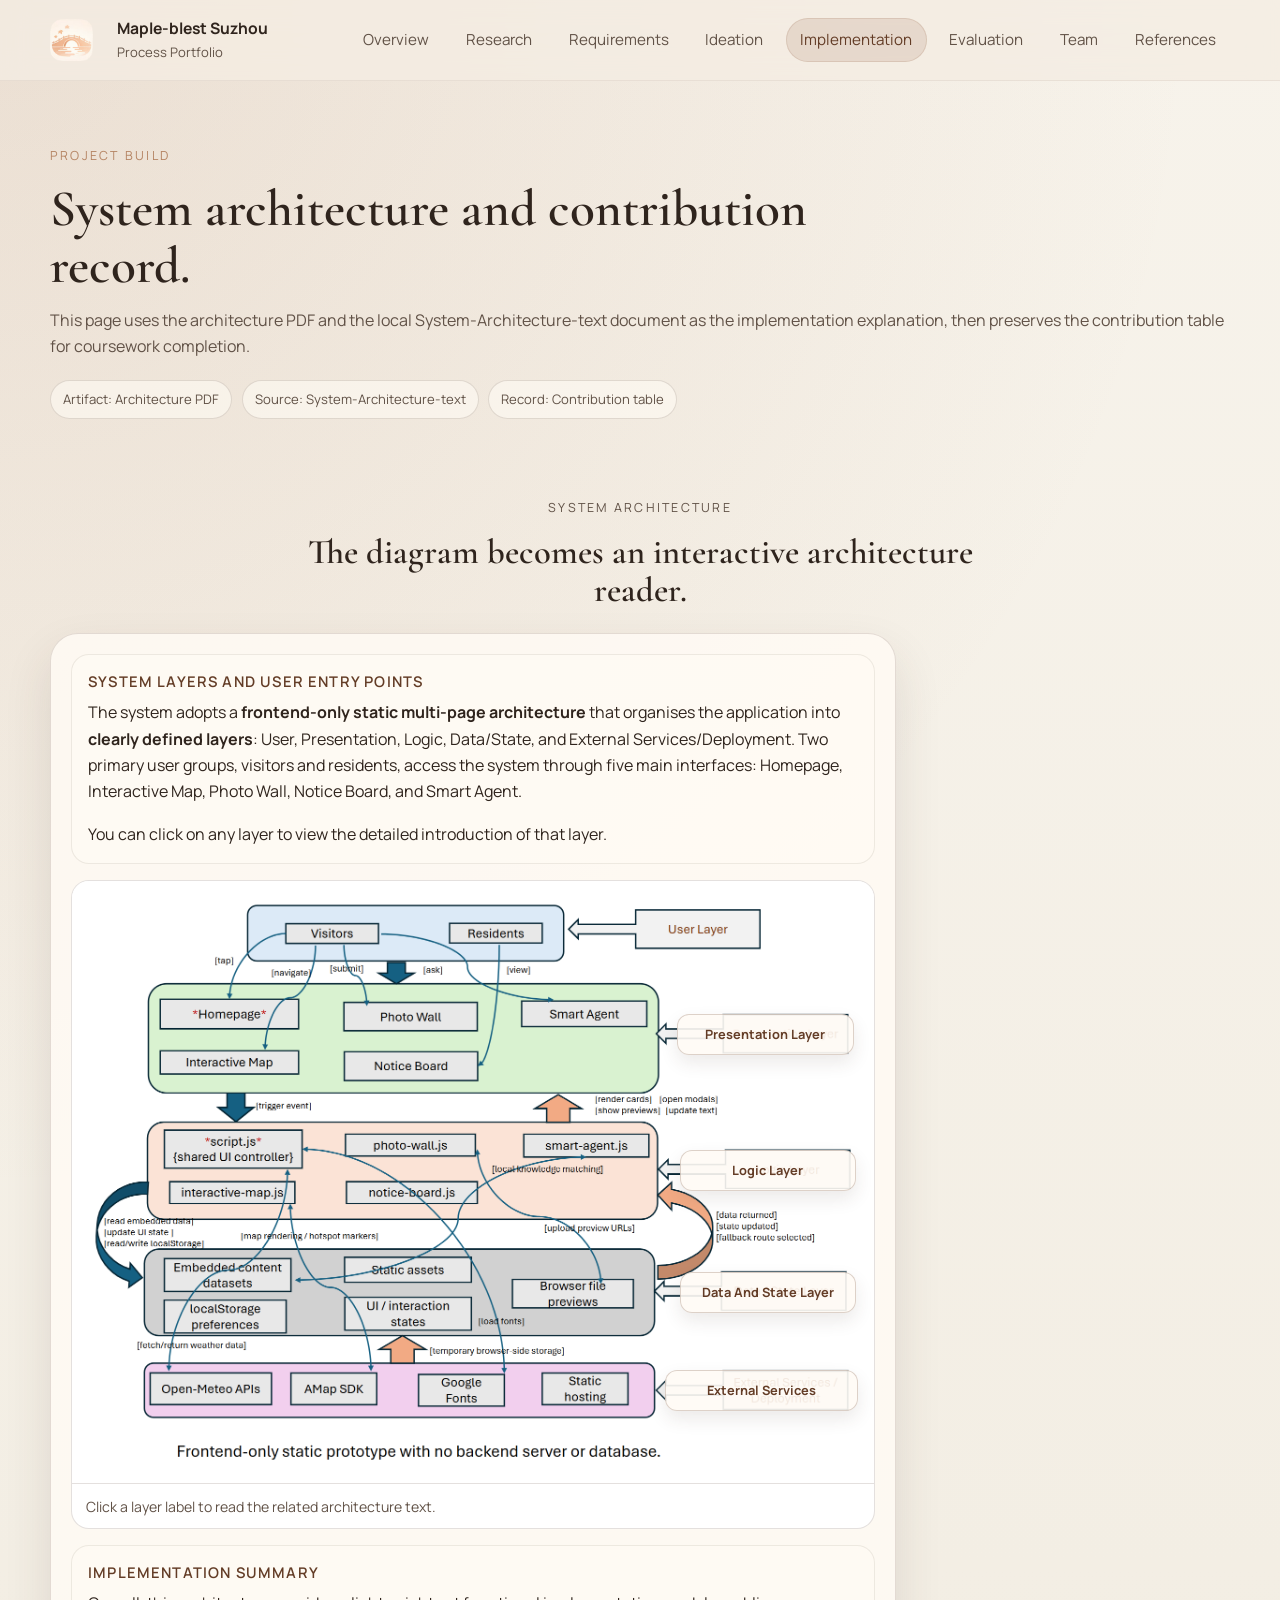
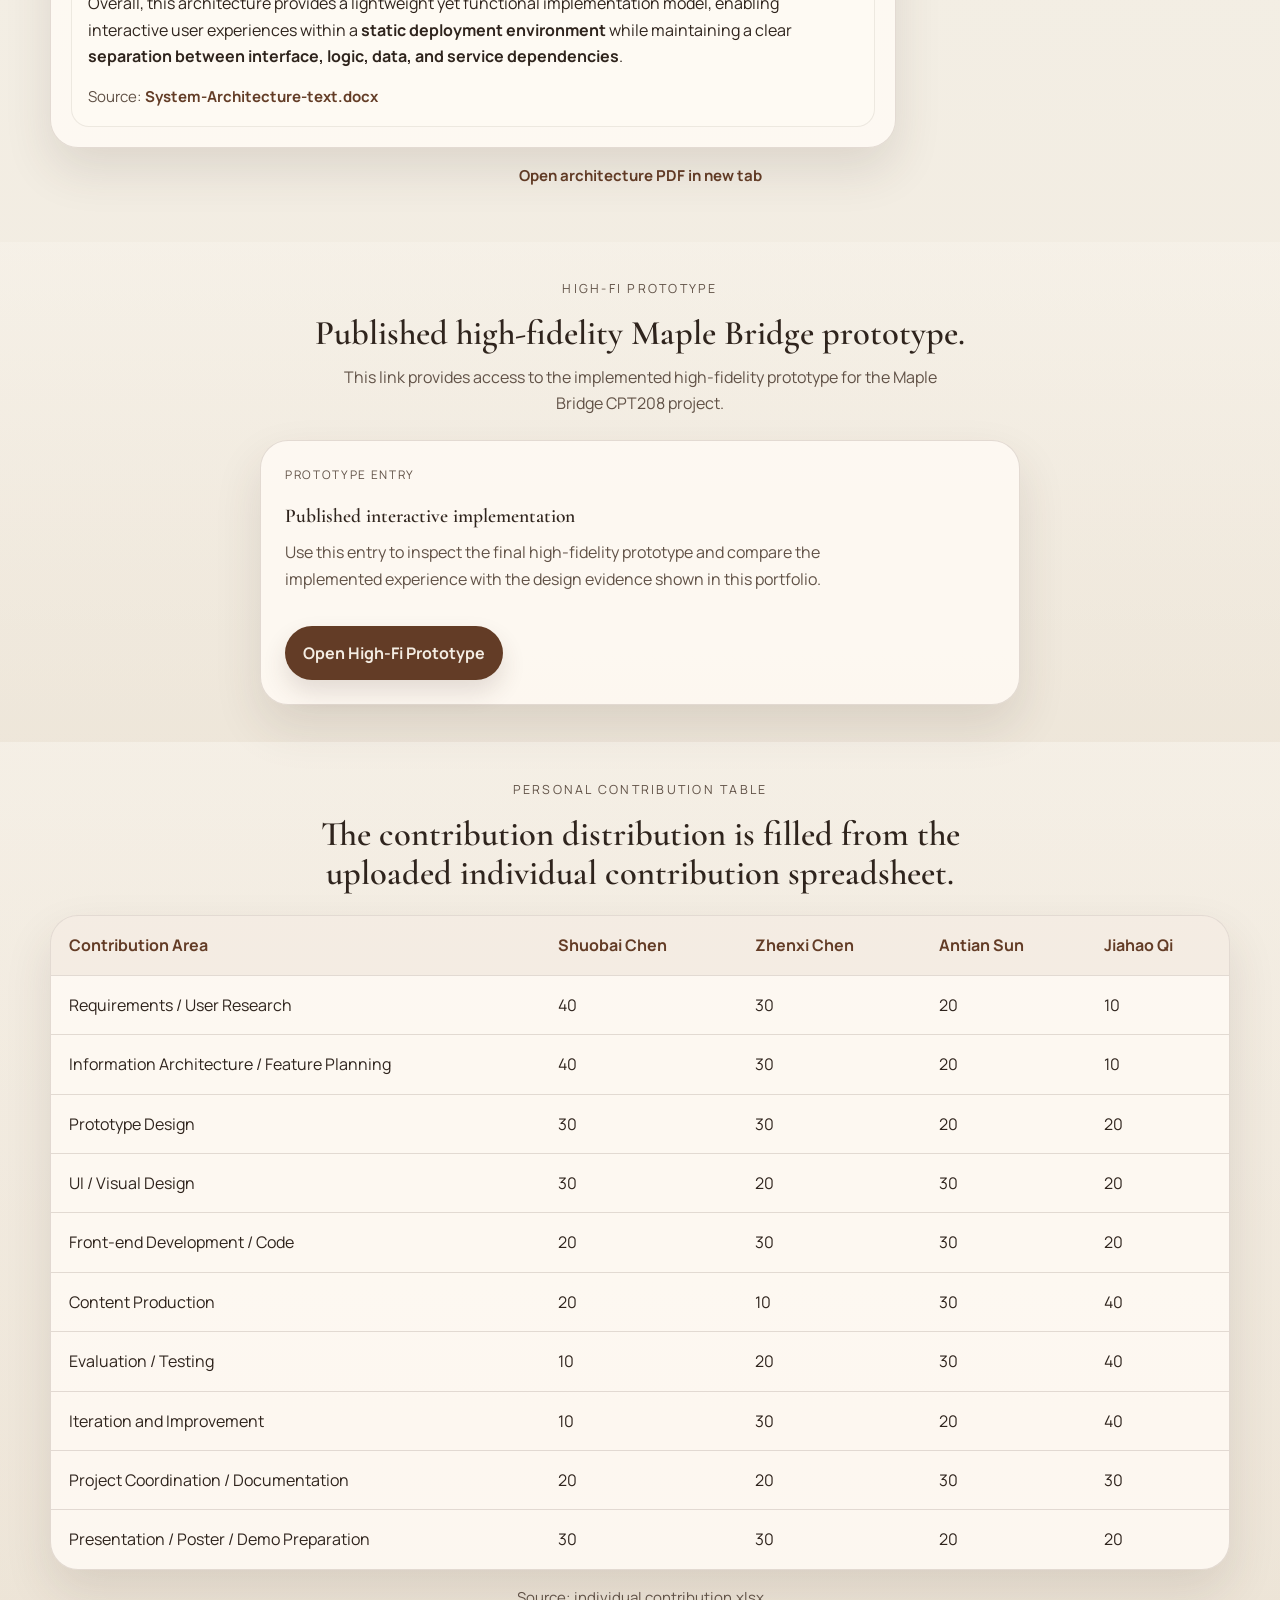
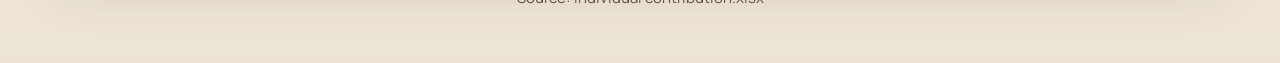
<file: implementation.html>
﻿<!DOCTYPE html>

<html lang="en">
<head>
<meta charset="utf-8"/>
<meta content="width=device-width, initial-scale=1.0" name="viewport"/>
<title>Implementation | Maple Bridge Process Portfolio</title>
<meta content="System architecture, implementation notes, and contribution table for Maple Bridge." name="description"/>
<link href="https://fonts.googleapis.com" rel="preconnect"/>
<link crossorigin="" href="https://fonts.gstatic.com" rel="preconnect"/>
<link href="https://fonts.googleapis.com/css2?family=Cormorant+Garamond:wght@500;600;700&amp;family=Manrope:wght@400;500;600;700&amp;display=swap" rel="stylesheet"/>
<link href="assets/css/site.css" rel="stylesheet"/>
</head>
<body data-page="implementation">
<div class="site-shell">
<header class="site-header">
<div class="container nav-wrap">
    <a aria-label="Maple-blest Suzhou Process Portfolio home" class="brand" href="index.html">
        <img src="208logo.png" alt="Logo" style="height: 42px; margin-right: 10px;">
        <span class="brand-text"><strong>Maple-blest Suzhou</strong><span>Process Portfolio</span></span>
    </a>
<button aria-controls="site-nav" aria-expanded="false" class="nav-toggle" type="button">Menu</button>
<nav aria-label="Primary" class="site-nav" id="site-nav"><a data-page="index" href="index.html">Overview</a><a data-page="research" href="research.html">Research</a><a data-page="requirements" href="requirements.html">Requirements</a><a data-page="ideation" href="ideation.html">Ideation</a><a data-page="implementation" href="implementation.html">Implementation</a><a data-page="evaluation" href="evaluation.html">Evaluation</a><a data-page="team" href="team.html">Team</a><a data-page="references" href="references.html">References</a></nav>
</div>
</header>
<main>
<section class="page-hero"><div class="container hero-content hero-content-simple"><div class="hero-copy"><p class="eyebrow">Project Build</p><h1>System architecture and contribution record.</h1><p class="hero-lead">This page uses the architecture PDF and the local System-Architecture-text document as the implementation explanation, then preserves the contribution table for coursework completion.</p><div class="hero-meta"><span>Artifact: Architecture PDF</span><span>Source: System-Architecture-text</span><span>Record: Contribution table</span></div></div></div></section>
<section class="section"><div class="container"><div class="section-heading"><p class="eyebrow">System Architecture</p><h2>The diagram becomes an interactive architecture reader.</h2></div><div class="architecture-reader"><article class="architecture-visual-panel"><div class="architecture-note architecture-note-top"><h3 class="transcript-heading">System Layers And User Entry Points</h3><p>The system adopts a <strong>frontend-only static multi-page architecture</strong> that organises the application into <strong>clearly defined layers</strong>: User, Presentation, Logic, Data/State, and External Services/Deployment. Two primary user groups, visitors and residents, access the system through five main interfaces: Homepage, Interactive Map, Photo Wall, Notice Board, and Smart Agent.</p><p>You can click on any layer to view the detailed introduction of that layer.</p></div><figure class="architecture-figure"><img alt="System Architecture diagram" loading="lazy" src="assets/pdf-images/system-architecture/page-01.png"/><figcaption>Click a layer label to read the related architecture text.</figcaption><div aria-label="Architecture layer controls" class="architecture-hotspots"><button aria-pressed="false" class="architecture-hotspot" data-architecture-target="presentation" type="button">Presentation Layer</button><button aria-pressed="false" class="architecture-hotspot" data-architecture-target="logic" type="button">Logic Layer</button><button aria-pressed="false" class="architecture-hotspot" data-architecture-target="data" type="button">Data And State Layer</button><button aria-pressed="false" class="architecture-hotspot" data-architecture-target="external" type="button">External Services</button></div></figure><div class="architecture-note architecture-note-bottom"><h3 class="transcript-heading">Implementation Summary</h3><p>Overall, this architecture provides a lightweight yet functional implementation model, enabling interactive user experiences within a <strong>static deployment environment</strong> while maintaining a clear <strong>separation between interface, logic, data, and service dependencies</strong>.</p><p class="source-note">Source: <a href="docs/System-Architecture-text.docx">System-Architecture-text.docx</a></p></div></article><article aria-live="polite" class="architecture-detail-panel" hidden=""><button aria-label="Close architecture detail" class="architecture-popup-close" type="button">×</button><div class="architecture-detail" data-architecture-panel="presentation" hidden=""><p class="eyebrow">Selected Layer</p><h3>Presentation Layer</h3><p>At the presentation level, user interactions such as tapping, browsing, submitting, asking, and viewing are <strong>captured and translated into page events</strong>.</p></div><div class="architecture-detail" data-architecture-panel="data" hidden=""><p class="eyebrow">Selected Layer</p><h3>Data And State Layer</h3><p>At the data level, the current prototype relies on <strong>embedded content datasets, static assets, browser file previews</strong>, localStorage preferences, and UI/interaction states, rather than a backend server or database. As a result, most system behaviour is <strong>executed directly in the browser</strong>: scripts read embedded content, update local interface states, retrieve selected external data, and render feedback back to users in the form of cards, modals, previews, and dynamic text updates.</p></div><div class="architecture-detail" data-architecture-panel="external" hidden=""><p class="eyebrow">Selected Layer</p><h3>External Services</h3><p><strong>External integrations</strong> are used selectively to extend functionality, including Open-Meteo APIs for weather information, AMap SDK for live map rendering and hotspot markers, and Google Fonts for visual presentation.</p></div><div class="architecture-detail" data-architecture-panel="logic" hidden=""><p class="eyebrow">Selected Layer</p><h3>Logic Layer</h3><p>These events are then processed by the logic layer, which combines a shared controller, script.js, with page-specific scripts including interactive-map.js, photo-wall.js, notice-board.js, and smart-agent.js. This layered structure ensures that <strong>shared interface behaviours</strong> are managed consistently while allowing each page to support its own specialised interactions.</p></div></article></div><p class="source-note centered-note"><a href="assets/pdf/System%20Architecture.pdf">Open architecture PDF in new tab</a></p></div></section>
<section class="section section-alt"><div class="container"><div class="section-heading"><p class="eyebrow">High-Fi Prototype</p><h2>Published high-fidelity Maple Bridge prototype.</h2><p>This link provides access to the implemented high-fidelity prototype for the Maple Bridge CPT208 project.</p></div><article class="content-card prototype-card"><p class="card-kicker">Prototype Entry</p><h3>Published interactive implementation</h3><p>Use this entry to inspect the final high-fidelity prototype and compare the implemented experience with the design evidence shown in this portfolio.</p><a class="text-link" href="https://albertxia-herald.github.io/maple-bridge-CPT208" rel="noopener noreferrer" target="_blank">Open High-Fi Prototype</a></article></div></section>
<section class="section section-alt"><div class="container"><div class="section-heading"><p class="eyebrow">Personal Contribution Table</p><h2>The contribution distribution is filled from the uploaded individual contribution spreadsheet.</h2></div><div class="comparison-table-wrap"><table class="comparison-table contribution-table"><thead><tr><th>Contribution Area</th><th>Shuobai Chen</th><th>Zhenxi Chen</th><th>Antian Sun</th><th>Jiahao Qi</th></tr></thead><tbody><tr><td>Requirements / User Research</td><td>40</td><td>30</td><td>20</td><td>10</td></tr><tr><td>Information Architecture / Feature Planning</td><td>40</td><td>30</td><td>20</td><td>10</td></tr><tr><td>Prototype Design</td><td>30</td><td>30</td><td>20</td><td>20</td></tr><tr><td>UI / Visual Design</td><td>30</td><td>20</td><td>30</td><td>20</td></tr><tr><td>Front-end Development / Code</td><td>20</td><td>30</td><td>30</td><td>20</td></tr><tr><td>Content Production</td><td>20</td><td>10</td><td>30</td><td>40</td></tr><tr><td>Evaluation / Testing</td><td>10</td><td>20</td><td>30</td><td>40</td></tr><tr><td>Iteration and Improvement</td><td>10</td><td>30</td><td>20</td><td>40</td></tr><tr><td>Project Coordination / Documentation</td><td>20</td><td>20</td><td>30</td><td>30</td></tr><tr><td>Presentation / Poster / Demo Preparation</td><td>30</td><td>30</td><td>20</td><td>20</td></tr></tbody></table></div><p class="source-note centered-note">Source: individual contribution.xlsx</p></div></section>
</main>

</div>
<script src="assets/js/site.js"></script>
</body>
</html>
</file>
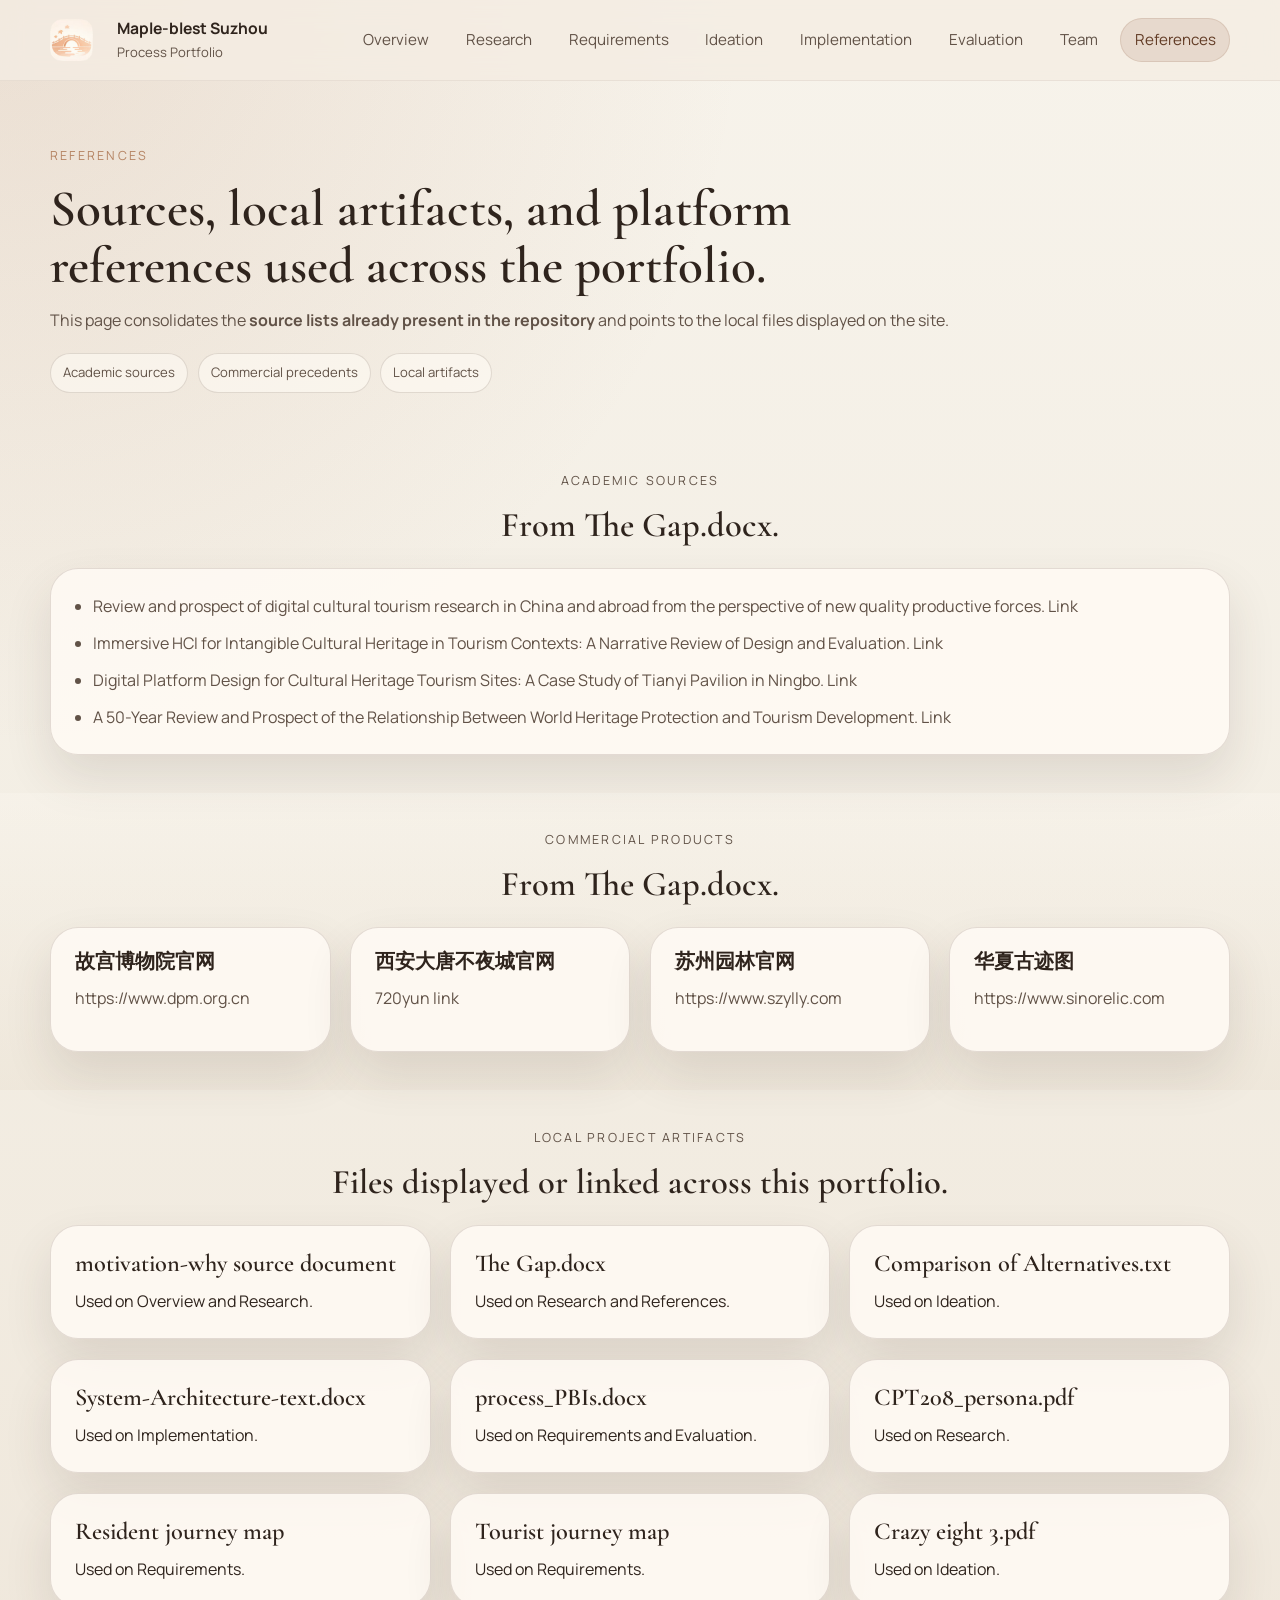
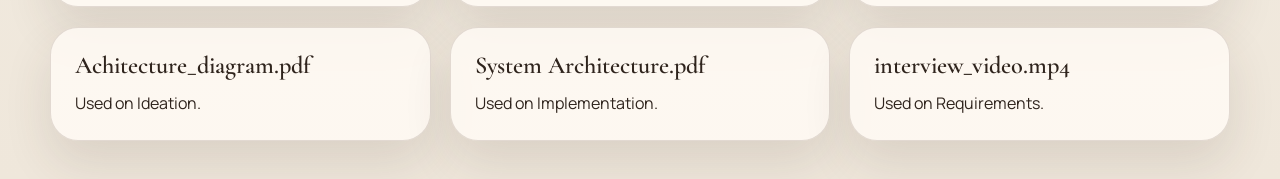
<file: references.html>
<!DOCTYPE html>

<html lang="en">
<head>
<meta charset="utf-8"/>
<meta content="width=device-width, initial-scale=1.0" name="viewport"/>
<title>References | Maple Bridge Process Portfolio</title>
<meta content="References, local project artifacts, and source lists for Maple Bridge." name="description"/>
<link href="https://fonts.googleapis.com" rel="preconnect"/>
<link crossorigin="" href="https://fonts.gstatic.com" rel="preconnect"/>
<link href="https://fonts.googleapis.com/css2?family=Cormorant+Garamond:wght@500;600;700&amp;family=Manrope:wght@400;500;600;700&amp;display=swap" rel="stylesheet"/>
<link href="assets/css/site.css" rel="stylesheet"/>
</head>
<body data-page="references">
<div class="site-shell">
<header class="site-header">
<div class="container nav-wrap">
    <a aria-label="Maple-blest Suzhou Process Portfolio home" class="brand" href="index.html">
        <img src="208logo.png" alt="Logo" style="height: 42px; margin-right: 10px;">
        <span class="brand-text"><strong>Maple-blest Suzhou</strong><span>Process Portfolio</span></span>
    </a>
<button aria-controls="site-nav" aria-expanded="false" class="nav-toggle" type="button">Menu</button>
<nav aria-label="Primary" class="site-nav" id="site-nav"><a data-page="index" href="index.html">Overview</a><a data-page="research" href="research.html">Research</a><a data-page="requirements" href="requirements.html">Requirements</a><a data-page="ideation" href="ideation.html">Ideation</a><a data-page="implementation" href="implementation.html">Implementation</a><a data-page="evaluation" href="evaluation.html">Evaluation</a><a data-page="team" href="team.html">Team</a><a data-page="references" href="references.html">References</a></nav>
</div>
</header>
<main>
<section class="page-hero"><div class="container hero-content hero-content-simple"><div class="hero-copy"><p class="eyebrow">References</p><h1>Sources, local artifacts, and platform references used across the portfolio.</h1><p class="hero-lead">This page consolidates the <strong>source lists already present in the repository</strong> and points to the local files displayed on the site.</p><div class="hero-meta"><span>Academic sources</span><span>Commercial precedents</span><span>Local artifacts</span></div></div></div></section>
<section class="section"><div class="container"><div class="section-heading"><p class="eyebrow">Academic Sources</p><h2>From The Gap.docx.</h2></div><article class="source-card"><ul class="source-list"><li>Review and prospect of digital cultural tourism research in China and abroad from the perspective of new quality productive forces. <a href="https://www.progressingeography.com/EN/10.18306/dlkxjz.2024.10.001">Link</a></li><li>Immersive HCI for Intangible Cultural Heritage in Tourism Contexts: A Narrative Review of Design and Evaluation. <a href="https://livrepository.liverpool.ac.uk/3196294/1/sustainability-18-00153.pdf">Link</a></li><li>Digital Platform Design for Cultural Heritage Tourism Sites: A Case Study of Tianyi Pavilion in Ningbo. <a href="https://www.scirp.org/journal/paperinformation?paperid=147797">Link</a></li><li>A 50-Year Review and Prospect of the Relationship Between World Heritage Protection and Tourism Development. <a href="https://www.wochmoc.org.cn/contents/32/2056.html">Link</a></li></ul></article></div></section>
<section class="section section-alt"><div class="container"><div class="section-heading"><p class="eyebrow">Commercial Products</p><h2>From The Gap.docx.</h2></div><div class="card-grid card-grid-four"><article class="content-card"><h3>故宫博物院官网</h3><p><a href="https://www.dpm.org.cn">https://www.dpm.org.cn</a></p></article><article class="content-card"><h3>西安大唐不夜城官网</h3><p><a href="https://www.720yun.com/t/5dvkze2h0qh?scene_id=78178383">720yun link</a></p></article><article class="content-card"><h3>苏州园林官网</h3><p><a href="https://www.szylly.com">https://www.szylly.com</a></p></article><article class="content-card"><h3>华夏古迹图</h3><p><a href="https://www.sinorelic.com">https://www.sinorelic.com</a></p></article></div></div></section>
<section class="section"><div class="container"><div class="section-heading"><p class="eyebrow">Local Project Artifacts</p><h2>Files displayed or linked across this portfolio.</h2></div><div class="card-grid card-grid-three"><article class="resource-card"><h3><a href="docs/motivation-why(%E5%88%9D%E7%89%88).docx">motivation-why source document</a></h3><p>Used on Overview and Research.</p></article><article class="resource-card"><h3><a href="docs/The%20Gap.docx">The Gap.docx</a></h3><p>Used on Research and References.</p></article><article class="resource-card"><h3><a href="docs/Comparison%20of%20Alternatives.txt">Comparison of Alternatives.txt</a></h3><p>Used on Ideation.</p></article><article class="resource-card"><h3><a href="docs/System-Architecture-text.docx">System-Architecture-text.docx</a></h3><p>Used on Implementation.</p></article><article class="resource-card"><h3><a href="process_PBIs.docx">process_PBIs.docx</a></h3><p>Used on Requirements and Evaluation.</p></article><article class="resource-card"><h3><a href="assets/pdf/CPT208_persona.pdf">CPT208_persona.pdf</a></h3><p>Used on Research.</p></article><article class="resource-card"><h3><a href="assets/pdf/user%20journey%20map_resident%20version.pdf">Resident journey map</a></h3><p>Used on Requirements.</p></article><article class="resource-card"><h3><a href="assets/pdf/user%20journey%20map_tourist%20version.pdf">Tourist journey map</a></h3><p>Used on Requirements.</p></article><article class="resource-card"><h3><a href="assets/pdf/crazy%20eight%203.pdf">Crazy eight 3.pdf</a></h3><p>Used on Ideation.</p></article><article class="resource-card"><h3><a href="assets/pdf/3_simple_architecture_diagram.pdf">Achitecture_diagram.pdf</a></h3><p>Used on Ideation.</p></article><article class="resource-card"><h3><a href="assets/pdf/System%20Architecture.pdf">System Architecture.pdf</a></h3><p>Used on Implementation.</p></article><article class="resource-card"><h3><a href="images/interview_video.mp4">interview_video.mp4</a></h3><p>Used on Requirements.</p></article></div></div></section>
</main>

</div>
<script src="assets/js/site.js"></script>
</body>
</html>
</file>
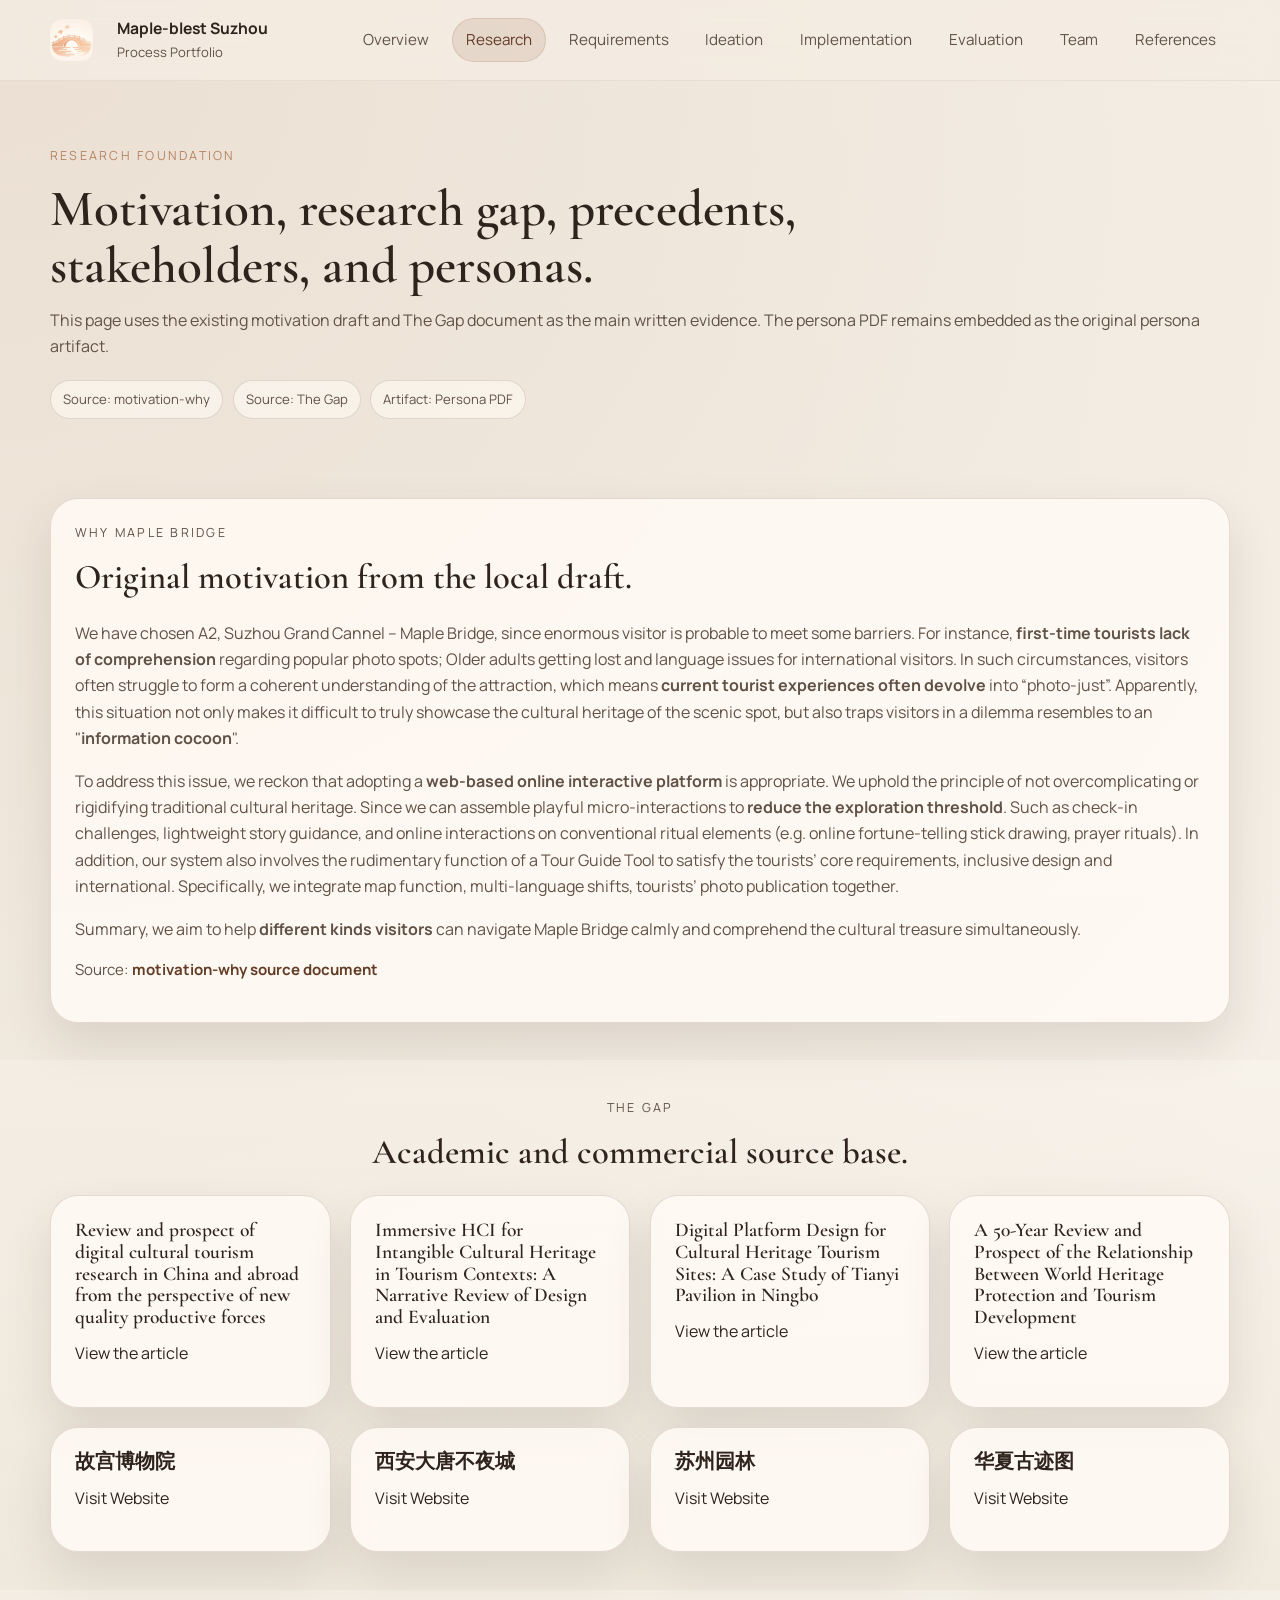
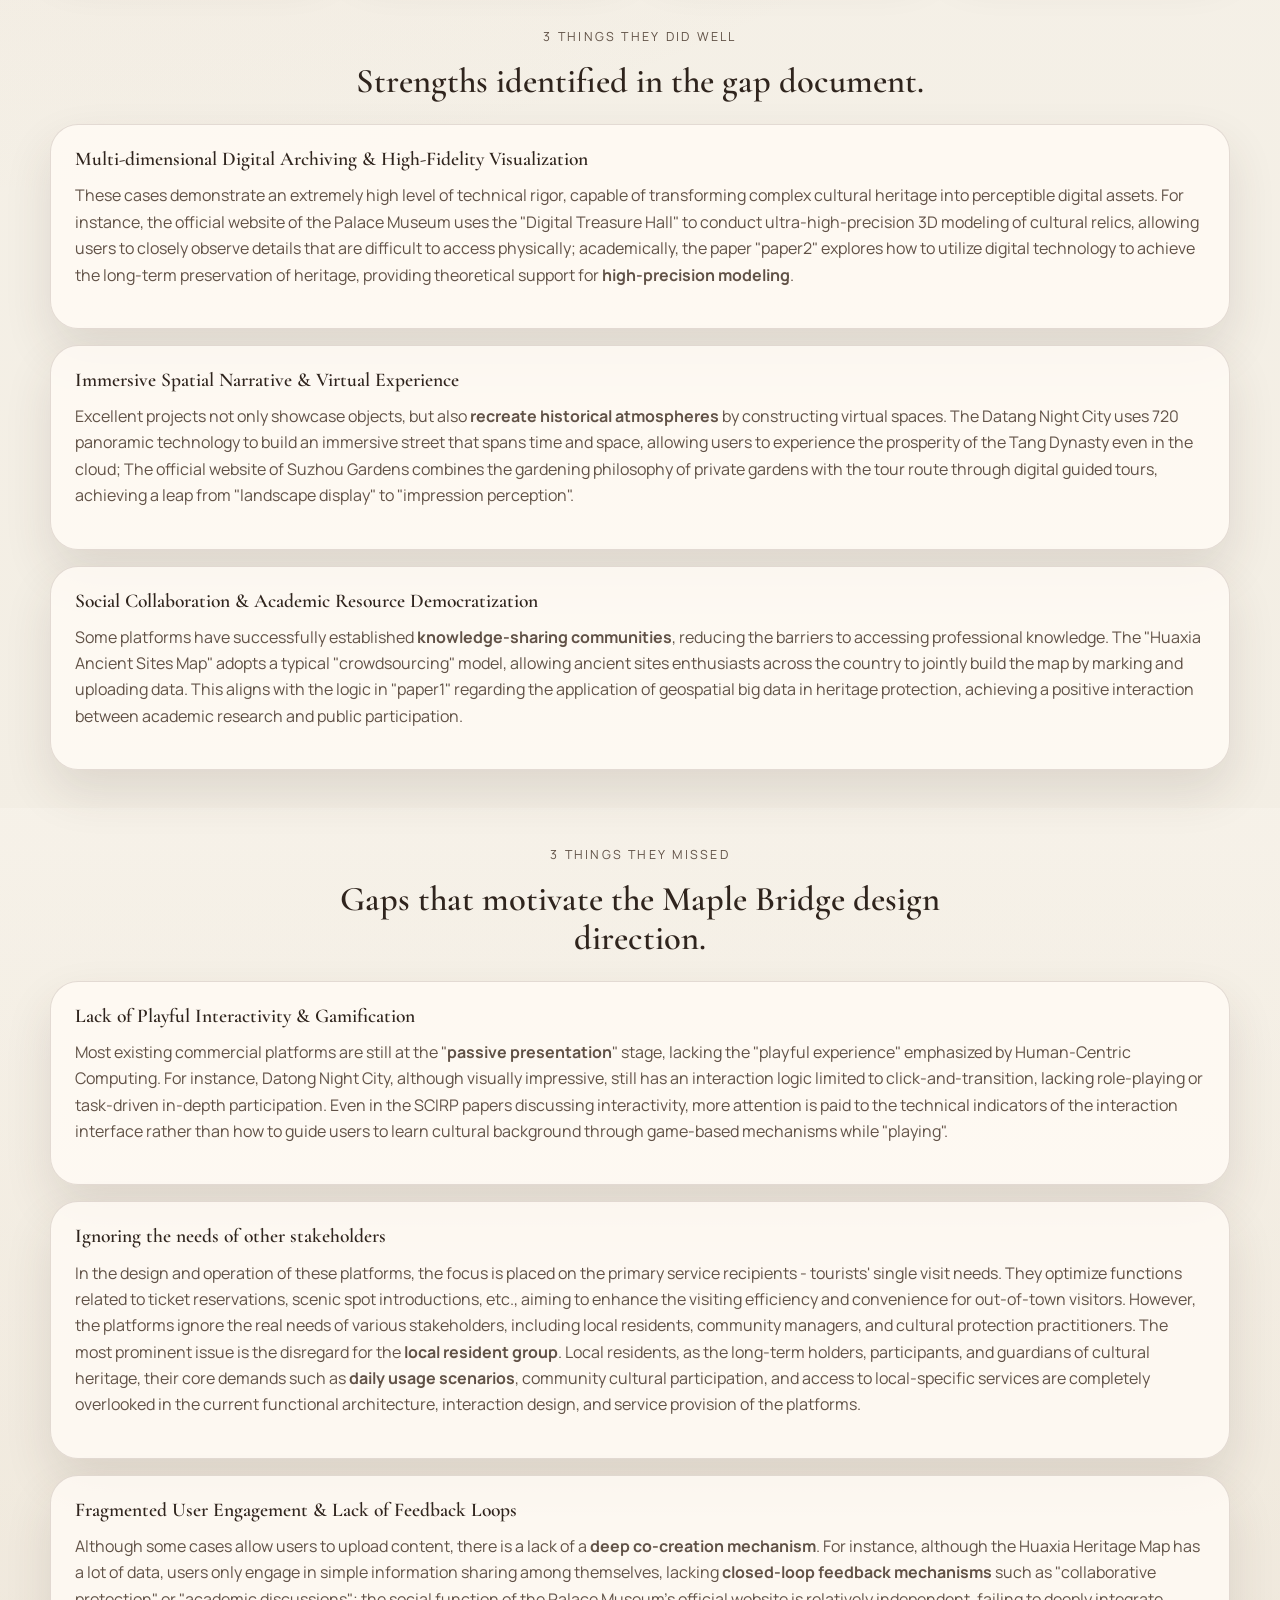
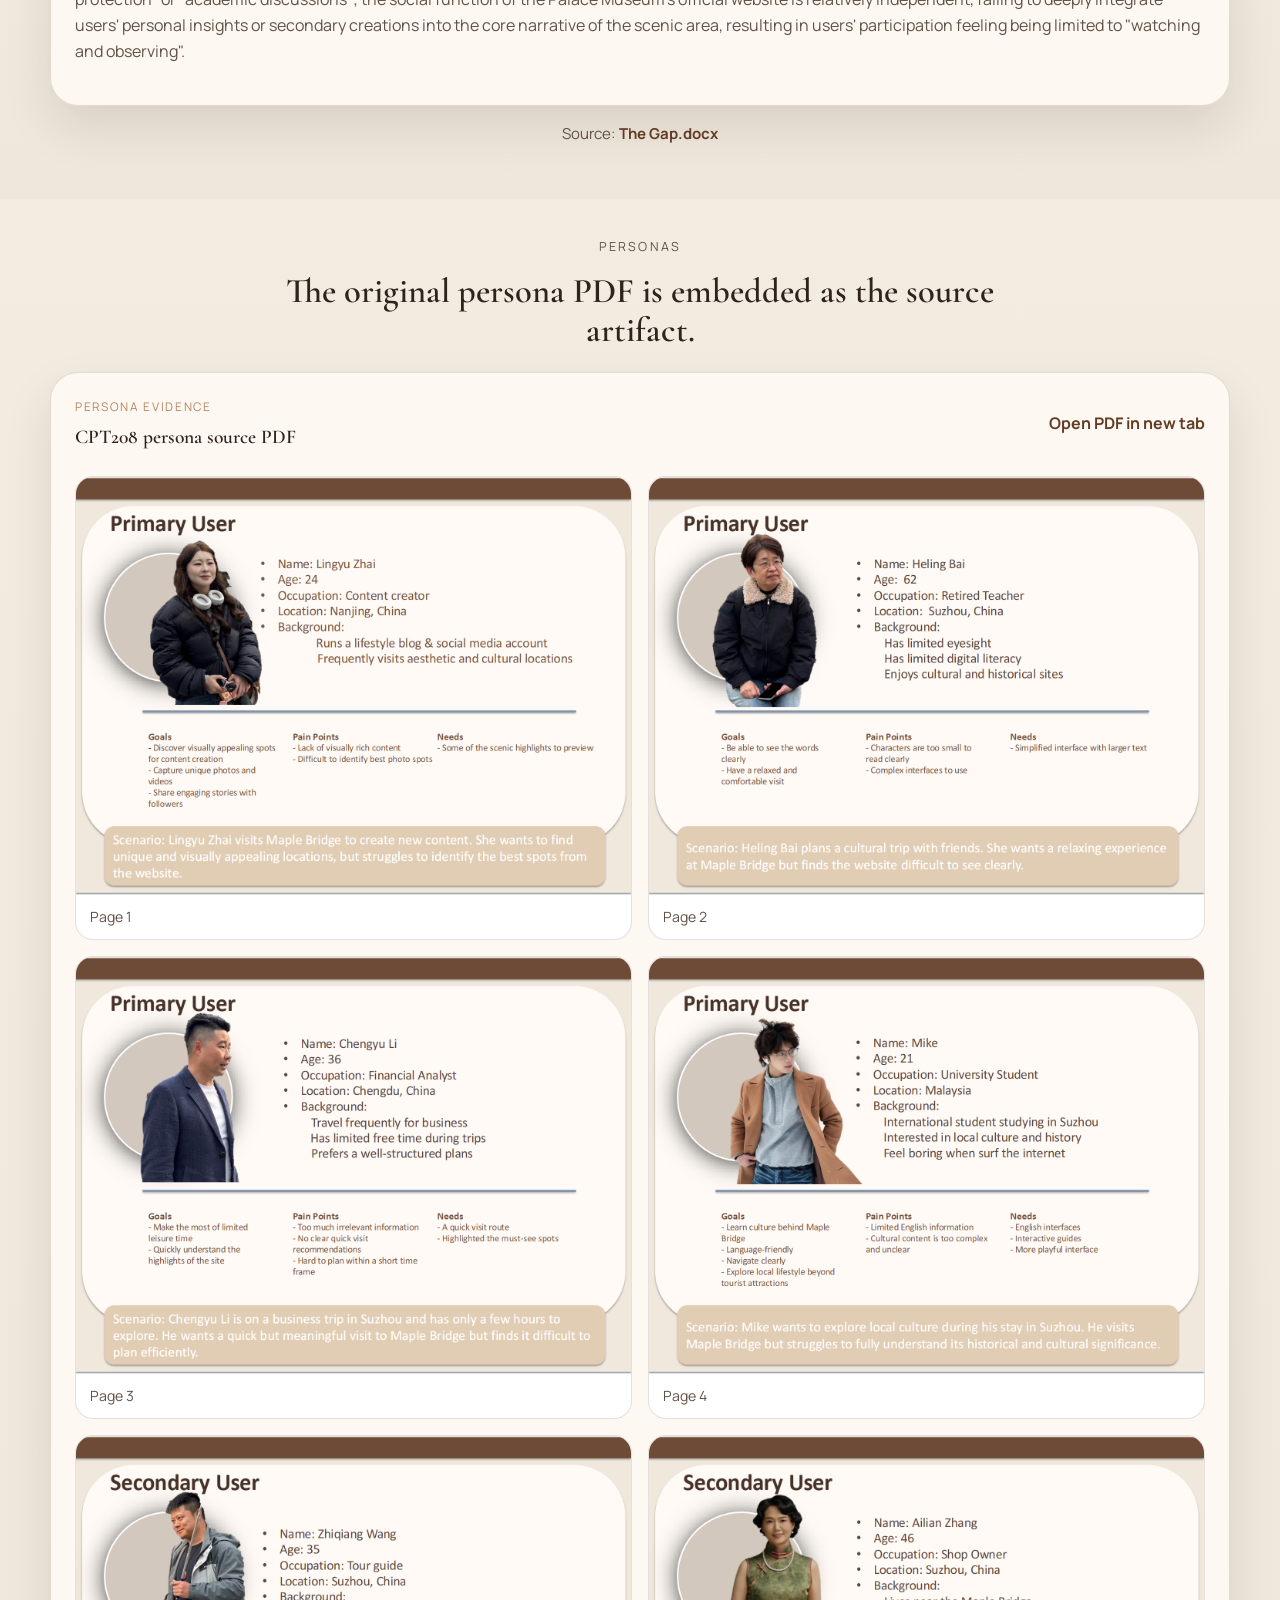
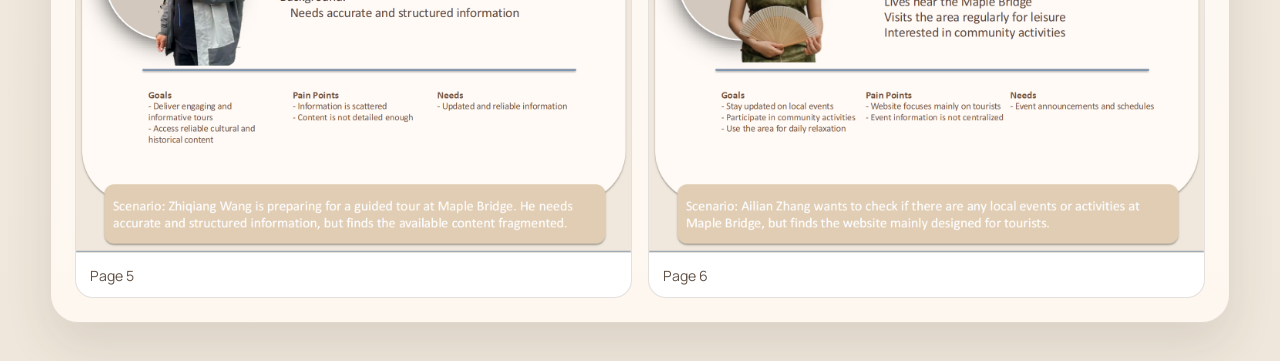
<file: research.html>
<!DOCTYPE html>

<html lang="en">
<head>
<meta charset="utf-8"/>
<meta content="width=device-width, initial-scale=1.0" name="viewport"/>
<title>Research | Maple Bridge Process Portfolio</title>
<meta content="Research motivation, gap framing, stakeholder context, persona evidence, and precedent analysis." name="description"/>
<link href="https://fonts.googleapis.com" rel="preconnect"/>
<link crossorigin="" href="https://fonts.gstatic.com" rel="preconnect"/>
<link href="https://fonts.googleapis.com/css2?family=Cormorant+Garamond:wght@500;600;700&amp;family=Manrope:wght@400;500;600;700&amp;display=swap" rel="stylesheet"/>
<link href="assets/css/site.css" rel="stylesheet"/>
</head>
<body data-page="research">
<div class="site-shell">
<header class="site-header">
<div class="container nav-wrap">
    <a aria-label="Maple-blest Suzhou Process Portfolio home" class="brand" href="index.html">
        <img src="208logo.png" alt="Logo" style="height: 42px; margin-right: 10px;">
        <span class="brand-text"><strong>Maple-blest Suzhou</strong><span>Process Portfolio</span></span>
    </a>
<button aria-controls="site-nav" aria-expanded="false" class="nav-toggle" type="button">Menu</button>
<nav aria-label="Primary" class="site-nav" id="site-nav"><a data-page="index" href="index.html">Overview</a><a data-page="research" href="research.html">Research</a><a data-page="requirements" href="requirements.html">Requirements</a><a data-page="ideation" href="ideation.html">Ideation</a><a data-page="implementation" href="implementation.html">Implementation</a><a data-page="evaluation" href="evaluation.html">Evaluation</a><a data-page="team" href="team.html">Team</a><a data-page="references" href="references.html">References</a></nav>
</div>
</header>
<main>
<section class="page-hero"><div class="container hero-content hero-content-simple"><div class="hero-copy"><p class="eyebrow">Research Foundation</p><h1>Motivation, research gap, precedents, stakeholders, and personas.</h1><p class="hero-lead">This page uses the existing motivation draft and The Gap document as the main written evidence. The persona PDF remains embedded as the original persona artifact.</p><div class="hero-meta"><span>Source: motivation-why</span><span>Source: The Gap</span><span>Artifact: Persona PDF</span></div></div></div></section>
<section class="section"><div class="container"><article class="editorial-block"><div class="section-heading section-heading-left"><p class="eyebrow">Why Maple Bridge</p><h2>Original motivation from the local draft.</h2></div><p>We have chosen A2, Suzhou Grand Cannel – Maple Bridge, since enormous visitor is probable to meet some barriers. For instance, <strong>first-time tourists lack of comprehension</strong> regarding popular photo spots; Older adults getting lost and language issues for international visitors. In such circumstances, visitors often struggle to form a coherent understanding of the attraction, which means <strong>current tourist experiences often devolve</strong> into “photo-just”. Apparently, this situation not only makes it difficult to truly showcase the cultural heritage of the scenic spot, but also traps visitors in a dilemma resembles to an "<strong>information cocoon</strong>".</p><p>To address this issue, we reckon that adopting a <strong>web-based online interactive platform</strong> is appropriate. We uphold the principle of not overcomplicating or rigidifying traditional cultural heritage. Since we can assemble playful micro-interactions to <strong>reduce the exploration threshold</strong>. Such as check-in challenges, lightweight story guidance, and online interactions on conventional ritual elements (e.g. online fortune-telling stick drawing, prayer rituals). In addition, our system also involves the rudimentary function of a Tour Guide Tool to satisfy the tourists’ core requirements, inclusive design and international. Specifically, we integrate map function, multi-language shifts, tourists’ photo publication together.</p><p>Summary, we aim to help <strong>different kinds visitors</strong> can navigate Maple Bridge calmly and comprehend the cultural treasure simultaneously.</p><p class="source-note">Source: <a href="docs/motivation-why(%E5%88%9D%E7%89%88).docx">motivation-why source document</a></p></article></div></section>
    <section class="section section-alt">
        <div class="container">
            <div class="section-heading"><p class="eyebrow">The Gap</p><h2>Academic and commercial source base.</h2></div>
            <div class="card-grid card-grid-four">
                <article class="source-card"><h3>Review and prospect of digital cultural tourism research in China and abroad from the perspective of new quality productive forces</h3><p><a href="https://www.progressingeography.com/EN/10.18306/dlkxjz.2024.10.001">View the article</a></p></article>
                <article class="source-card"><h3>Immersive HCI for Intangible Cultural Heritage in Tourism Contexts: A Narrative Review of Design and Evaluation</h3><p><a href="https://livrepository.liverpool.ac.uk/3196294/1/sustainability-18-00153.pdf">View the article</a></p></article>
                <article class="source-card"><h3>Digital Platform Design for Cultural Heritage Tourism Sites: A Case Study of Tianyi Pavilion in Ningbo</h3><p><a href="https://www.scirp.org/journal/paperinformation?paperid=147797">View the article</a></p></article>
                <article class="source-card"><h3>A 50-Year Review and Prospect of the Relationship Between World Heritage Protection and Tourism Development</h3><p><a href="https://www.wochmoc.org.cn/contents/32/2056.html">View the article</a></p></article>

                <article class="source-card"><h3>故宫博物院</h3><p><a href="https://www.dpm.org.cn">Visit Website</a></p></article>
                <article class="source-card"><h3>西安大唐不夜城</h3><p><a href="https://www.720yun.com/t/5dvkze2h0qh?scene_id=78178383">Visit Website</a></p></article>
                <article class="source-card"><h3>苏州园林</h3><p><a href="https://www.szylly.com">Visit Website</a></p></article>
                <article class="source-card"><h3>华夏古迹图</h3><p><a href="https://www.sinorelic.com">Visit Website</a></p></article>
            </div>
        </div>
    </section>
<section class="section"><div class="container"><div class="section-heading"><p class="eyebrow">3 Things They Did Well</p><h2>Strengths identified in the gap document.</h2></div><div class="stack-grid"><article class="content-card"><h3>Multi-dimensional Digital Archiving &amp; High-Fidelity Visualization</h3><p>These cases demonstrate an extremely high level of technical rigor, capable of transforming complex cultural heritage into perceptible digital assets. For instance, the official website of the Palace Museum uses the "Digital Treasure Hall" to conduct ultra-high-precision 3D modeling of cultural relics, allowing users to closely observe details that are difficult to access physically; academically, the paper "paper2" explores how to utilize digital technology to achieve the long-term preservation of heritage, providing theoretical support for <strong>high-precision modeling</strong>.</p></article><article class="content-card"><h3>Immersive Spatial Narrative &amp; Virtual Experience</h3><p>Excellent projects not only showcase objects, but also <strong>recreate historical atmospheres</strong> by constructing virtual spaces. The Datang Night City uses 720 panoramic technology to build an immersive street that spans time and space, allowing users to experience the prosperity of the Tang Dynasty even in the cloud; The official website of Suzhou Gardens combines the gardening philosophy of private gardens with the tour route through digital guided tours, achieving a leap from "landscape display" to "impression perception".</p></article><article class="content-card"><h3>Social Collaboration &amp; Academic Resource Democratization</h3><p>Some platforms have successfully established <strong>knowledge-sharing communities</strong>, reducing the barriers to accessing professional knowledge. The "Huaxia Ancient Sites Map" adopts a typical "crowdsourcing" model, allowing ancient sites enthusiasts across the country to jointly build the map by marking and uploading data. This aligns with the logic in "paper1" regarding the application of geospatial big data in heritage protection, achieving a positive interaction between academic research and public participation.</p></article></div></div></section>
<section class="section section-alt"><div class="container"><div class="section-heading"><p class="eyebrow">3 Things They Missed</p><h2>Gaps that motivate the Maple Bridge design direction.</h2></div><div class="stack-grid"><article class="content-card"><h3>Lack of Playful Interactivity &amp; Gamification</h3><p>Most existing commercial platforms are still at the "<strong>passive presentation</strong>" stage, lacking the "playful experience" emphasized by Human-Centric Computing. For instance, Datong Night City, although visually impressive, still has an interaction logic limited to click-and-transition, lacking role-playing or task-driven in-depth participation. Even in the SCIRP papers discussing interactivity, more attention is paid to the technical indicators of the interaction interface rather than how to guide users to learn cultural background through game-based mechanisms while "playing".</p></article><article class="content-card"><h3>Ignoring the needs of other stakeholders</h3><p>In the design and operation of these platforms, the focus is placed on the primary service recipients - tourists' single visit needs. They optimize functions related to ticket reservations, scenic spot introductions, etc., aiming to enhance the visiting efficiency and convenience for out-of-town visitors. However, the platforms ignore the real needs of various stakeholders, including local residents, community managers, and cultural protection practitioners. The most prominent issue is the disregard for the <strong>local resident group</strong>. Local residents, as the long-term holders, participants, and guardians of cultural heritage, their core demands such as <strong>daily usage scenarios</strong>, community cultural participation, and access to local-specific services are completely overlooked in the current functional architecture, interaction design, and service provision of the platforms.</p></article><article class="content-card"><h3>Fragmented User Engagement &amp; Lack of Feedback Loops</h3><p>Although some cases allow users to upload content, there is a lack of a <strong>deep co-creation mechanism</strong>. For instance, although the Huaxia Heritage Map has a lot of data, users only engage in simple information sharing among themselves, lacking <strong>closed-loop feedback mechanisms</strong> such as "collaborative protection" or "academic discussions"; the social function of the Palace Museum's official website is relatively independent, failing to deeply integrate users' personal insights or secondary creations into the core narrative of the scenic area, resulting in users' participation feeling being limited to "watching and observing".</p></article></div><p class="source-note centered-note">Source: <a href="docs/The%20Gap.docx">The Gap.docx</a></p></div></section>
<section class="section"><div class="container"><div class="section-heading"><p class="eyebrow">Personas</p><h2>The original persona PDF is embedded as the source artifact.</h2></div><article class="document-panel"><div class="document-panel-head"><div><p class="card-kicker">Persona Evidence</p><h3>CPT208 persona source PDF</h3></div><a class="text-link" href="assets/pdf/CPT208_persona.pdf">Open PDF in new tab</a></div><div class="pdf-image-stack pdf-image-stack-two"><figure class="pdf-page"><img alt="CPT208 persona page 1" loading="lazy" src="assets/pdf-images/cpt208-persona/page-01.png"/><figcaption>Page 1</figcaption></figure><figure class="pdf-page"><img alt="CPT208 persona page 2" loading="lazy" src="assets/pdf-images/cpt208-persona/page-02.png"/><figcaption>Page 2</figcaption></figure><figure class="pdf-page"><img alt="CPT208 persona page 3" loading="lazy" src="assets/pdf-images/cpt208-persona/page-03.png"/><figcaption>Page 3</figcaption></figure><figure class="pdf-page"><img alt="CPT208 persona page 4" loading="lazy" src="assets/pdf-images/cpt208-persona/page-04.png"/><figcaption>Page 4</figcaption></figure><figure class="pdf-page"><img alt="CPT208 persona page 5" loading="lazy" src="assets/pdf-images/cpt208-persona/page-05.png"/><figcaption>Page 5</figcaption></figure><figure class="pdf-page"><img alt="CPT208 persona page 6" loading="lazy" src="assets/pdf-images/cpt208-persona/page-06.png"/><figcaption>Page 6</figcaption></figure></div></article></div></section>
</main>

</div>
<script src="assets/js/site.js"></script>
</body>
</html>
</file>
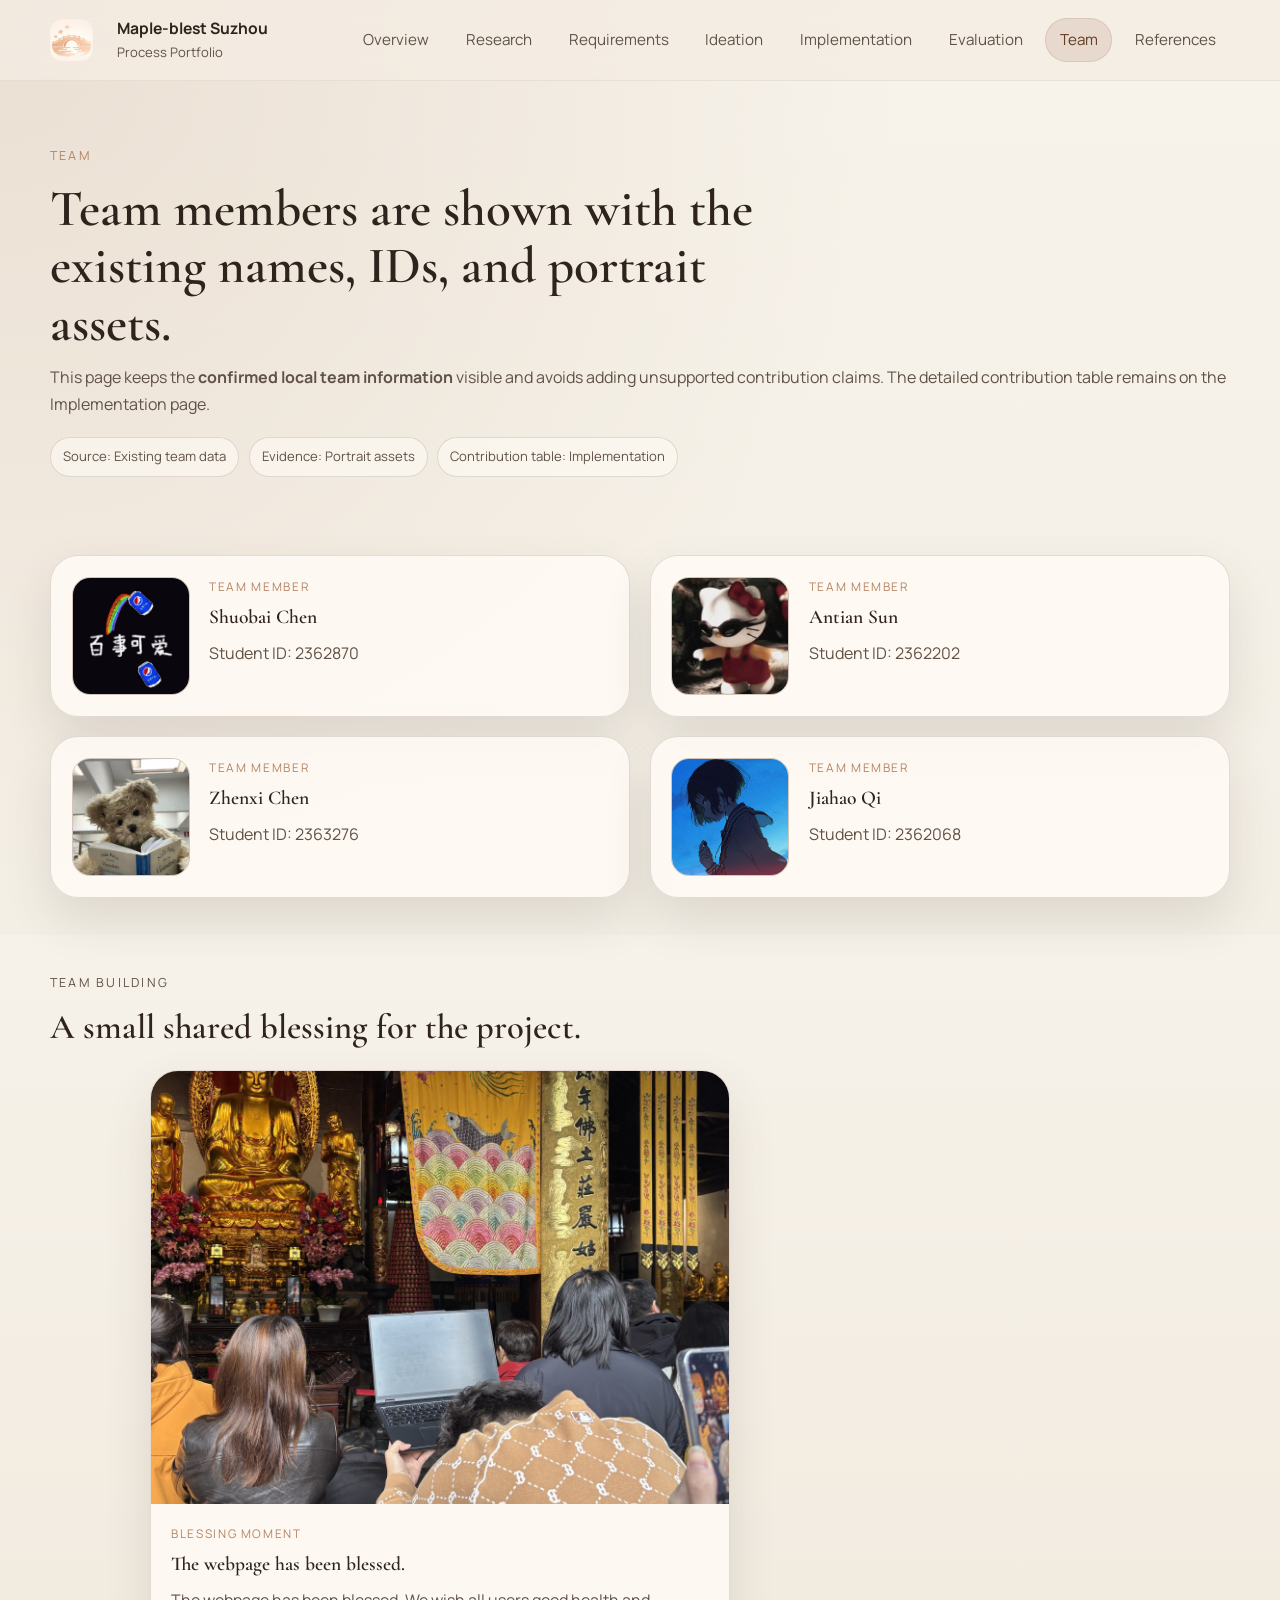
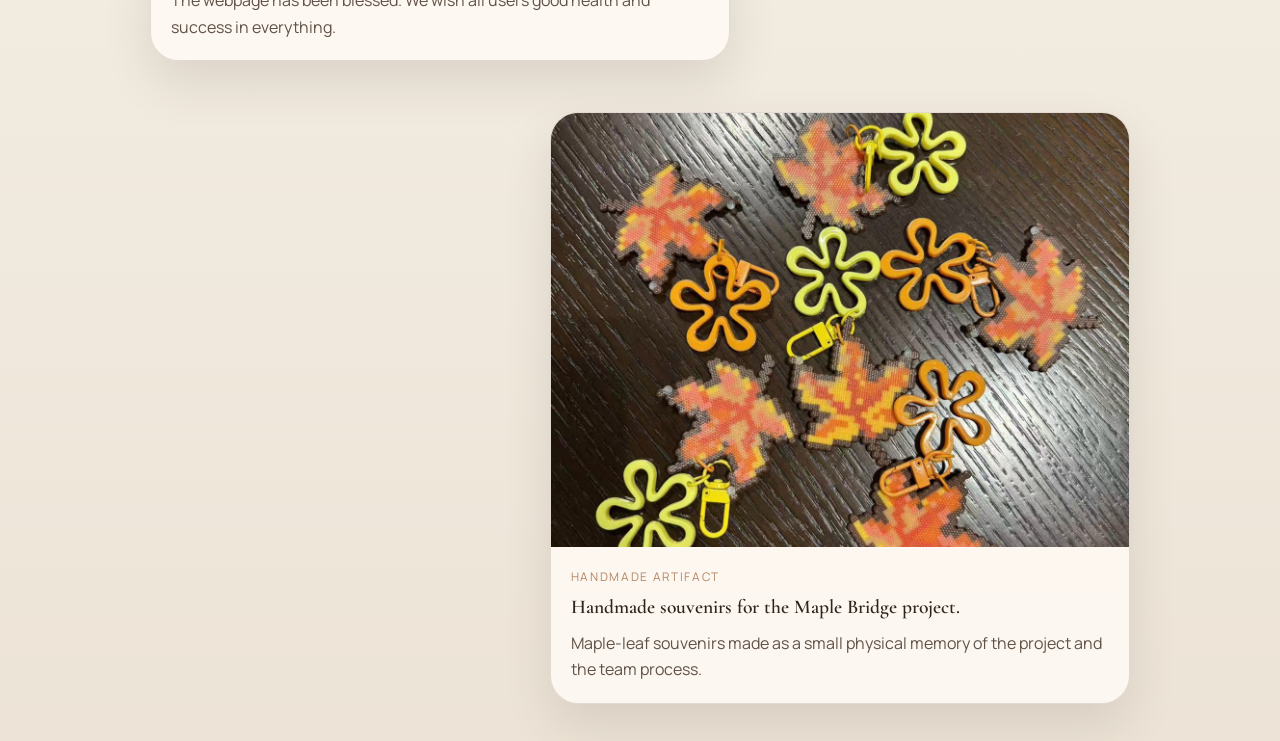
<file: team.html>
<!DOCTYPE html>

<html lang="en">
<head>
<meta charset="utf-8"/>
<meta content="width=device-width, initial-scale=1.0" name="viewport"/>
<title>Team | Maple Bridge Process Portfolio</title>
<meta content="Team members and contribution-oriented profiles for Maple Bridge." name="description"/>
<link href="https://fonts.googleapis.com" rel="preconnect"/>
<link crossorigin="" href="https://fonts.gstatic.com" rel="preconnect"/>
<link href="https://fonts.googleapis.com/css2?family=Cormorant+Garamond:wght@500;600;700&amp;family=Manrope:wght@400;500;600;700&amp;display=swap" rel="stylesheet"/>
<link href="assets/css/site.css" rel="stylesheet"/>
</head>
<body data-page="team">
<div class="site-shell">
<header class="site-header">
<div class="container nav-wrap">
    <a aria-label="Maple-blest Suzhou Process Portfolio home" class="brand" href="index.html">
        <img src="208logo.png" alt="Logo" style="height: 42px; margin-right: 10px;">
        <span class="brand-text"><strong>Maple-blest Suzhou</strong><span>Process Portfolio</span></span>
    </a>
<button aria-controls="site-nav" aria-expanded="false" class="nav-toggle" type="button">Menu</button>
<nav aria-label="Primary" class="site-nav" id="site-nav"><a data-page="index" href="index.html">Overview</a><a data-page="research" href="research.html">Research</a><a data-page="requirements" href="requirements.html">Requirements</a><a data-page="ideation" href="ideation.html">Ideation</a><a data-page="implementation" href="implementation.html">Implementation</a><a data-page="evaluation" href="evaluation.html">Evaluation</a><a data-page="team" href="team.html">Team</a><a data-page="references" href="references.html">References</a></nav>
</div>
</header>
<main>
<section class="page-hero"><div class="container hero-content hero-content-simple"><div class="hero-copy"><p class="eyebrow">Team</p><h1>Team members are shown with the existing names, IDs, and portrait assets.</h1><p class="hero-lead">This page keeps the <strong>confirmed local team information</strong> visible and avoids adding unsupported contribution claims. The detailed contribution table remains on the Implementation page.</p><div class="hero-meta"><span>Source: Existing team data</span><span>Evidence: Portrait assets</span><span>Contribution table: Implementation</span></div></div></div></section>
<section class="section"><div class="container"><div class="card-grid card-grid-two"><article class="profile-card"><img alt="Portrait of Shuobai Chen" src="images/shuobai.jpg"/><div><p class="card-kicker">Team Member</p><h3>Shuobai Chen</h3><p class="muted">Student ID: 2362870</p></div></article><article class="profile-card"><img alt="Portrait of Antian Sun" src="images/antian.jpg"/><div><p class="card-kicker">Team Member</p><h3>Antian Sun</h3><p class="muted">Student ID: 2362202</p></div></article><article class="profile-card"><img alt="Portrait of Zhenxi Chen" src="images/zhenxi.jpg"/><div><p class="card-kicker">Team Member</p><h3>Zhenxi Chen</h3><p class="muted">Student ID: 2363276</p></div></article><article class="profile-card"><img alt="Portrait of Jiahao Qi" src="images/jiahao.jpg"/><div><p class="card-kicker">Team Member</p><h3>Jiahao Qi</h3><p class="muted">Student ID: 2362068</p></div></article></div></div></section>
<section class="section section-alt"><div class="container"><div class="section-heading section-heading-left"><p class="eyebrow">Team Building</p><h2>A small shared blessing for the project.</h2></div><div class="team-building-grid"><article class="team-building-card"><img alt="Team building blessing image" src="images/team-building.jpg"/><div><p class="card-kicker">Blessing Moment</p><h3>The webpage has been blessed.</h3><p>The webpage has been blessed. We wish all users good health and success in everything.</p></div></article><article class="team-building-card"><img alt="Handmade Maple Bridge project souvenirs" src="images/team-building-souvenirs.jpg"/><div><p class="card-kicker">Handmade Artifact</p><h3>Handmade souvenirs for the Maple Bridge project.</h3><p>Maple-leaf souvenirs made as a small physical memory of the project and the team process.</p></div></article></div></div></section>
</main>

</div>
<script src="assets/js/site.js"></script>
</body>
</html>
</file>
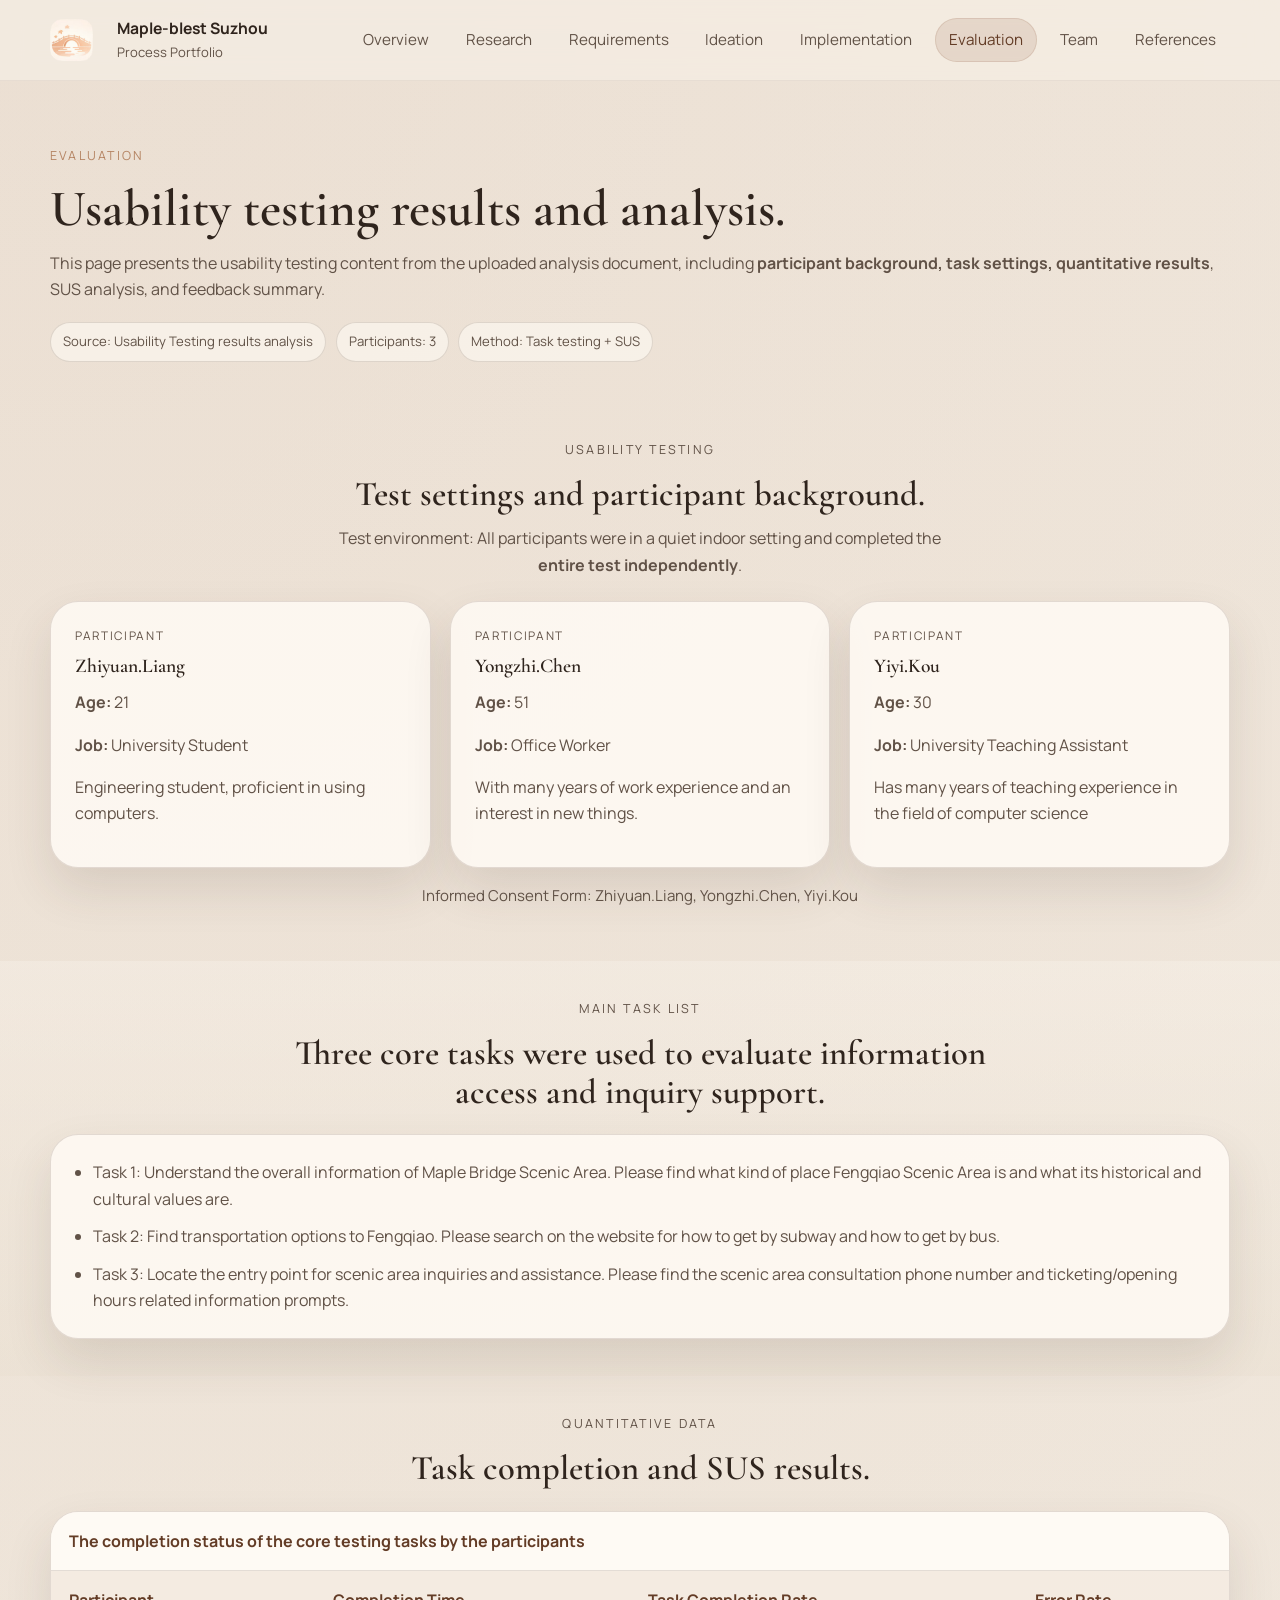
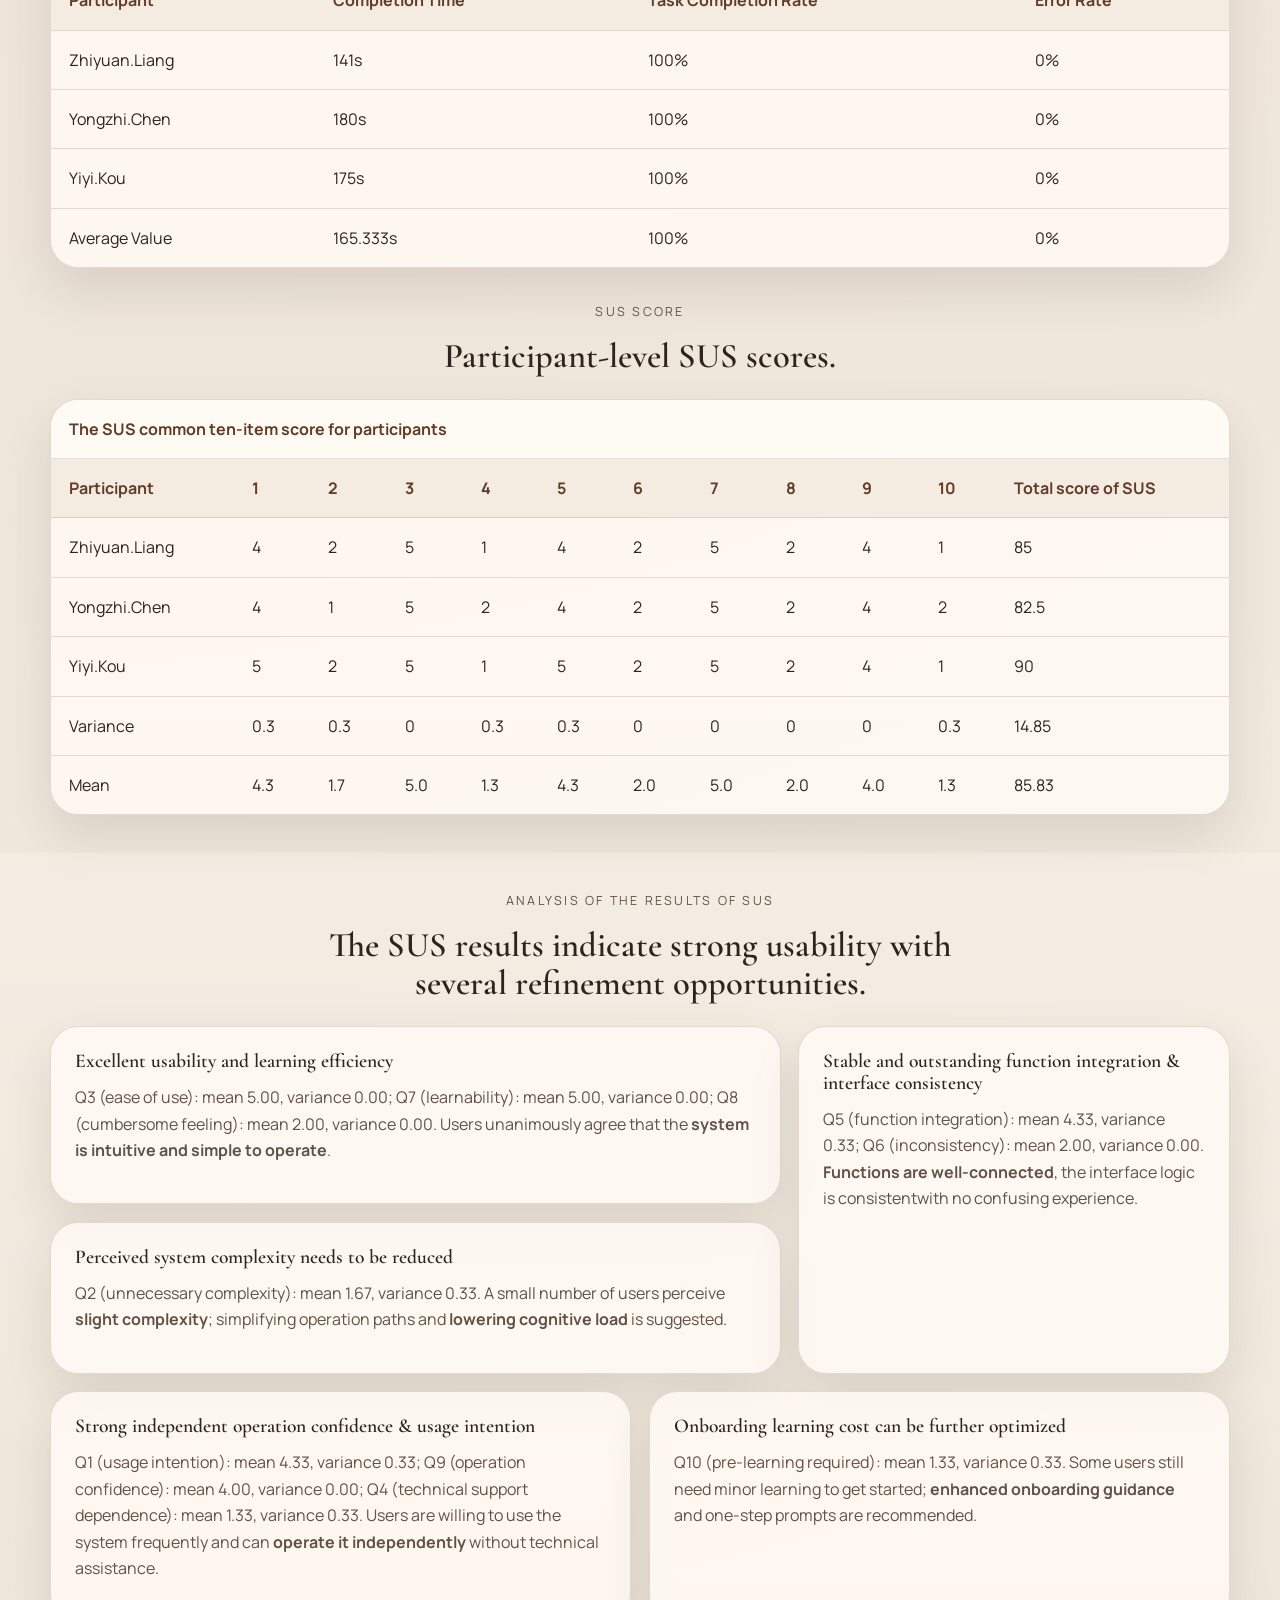
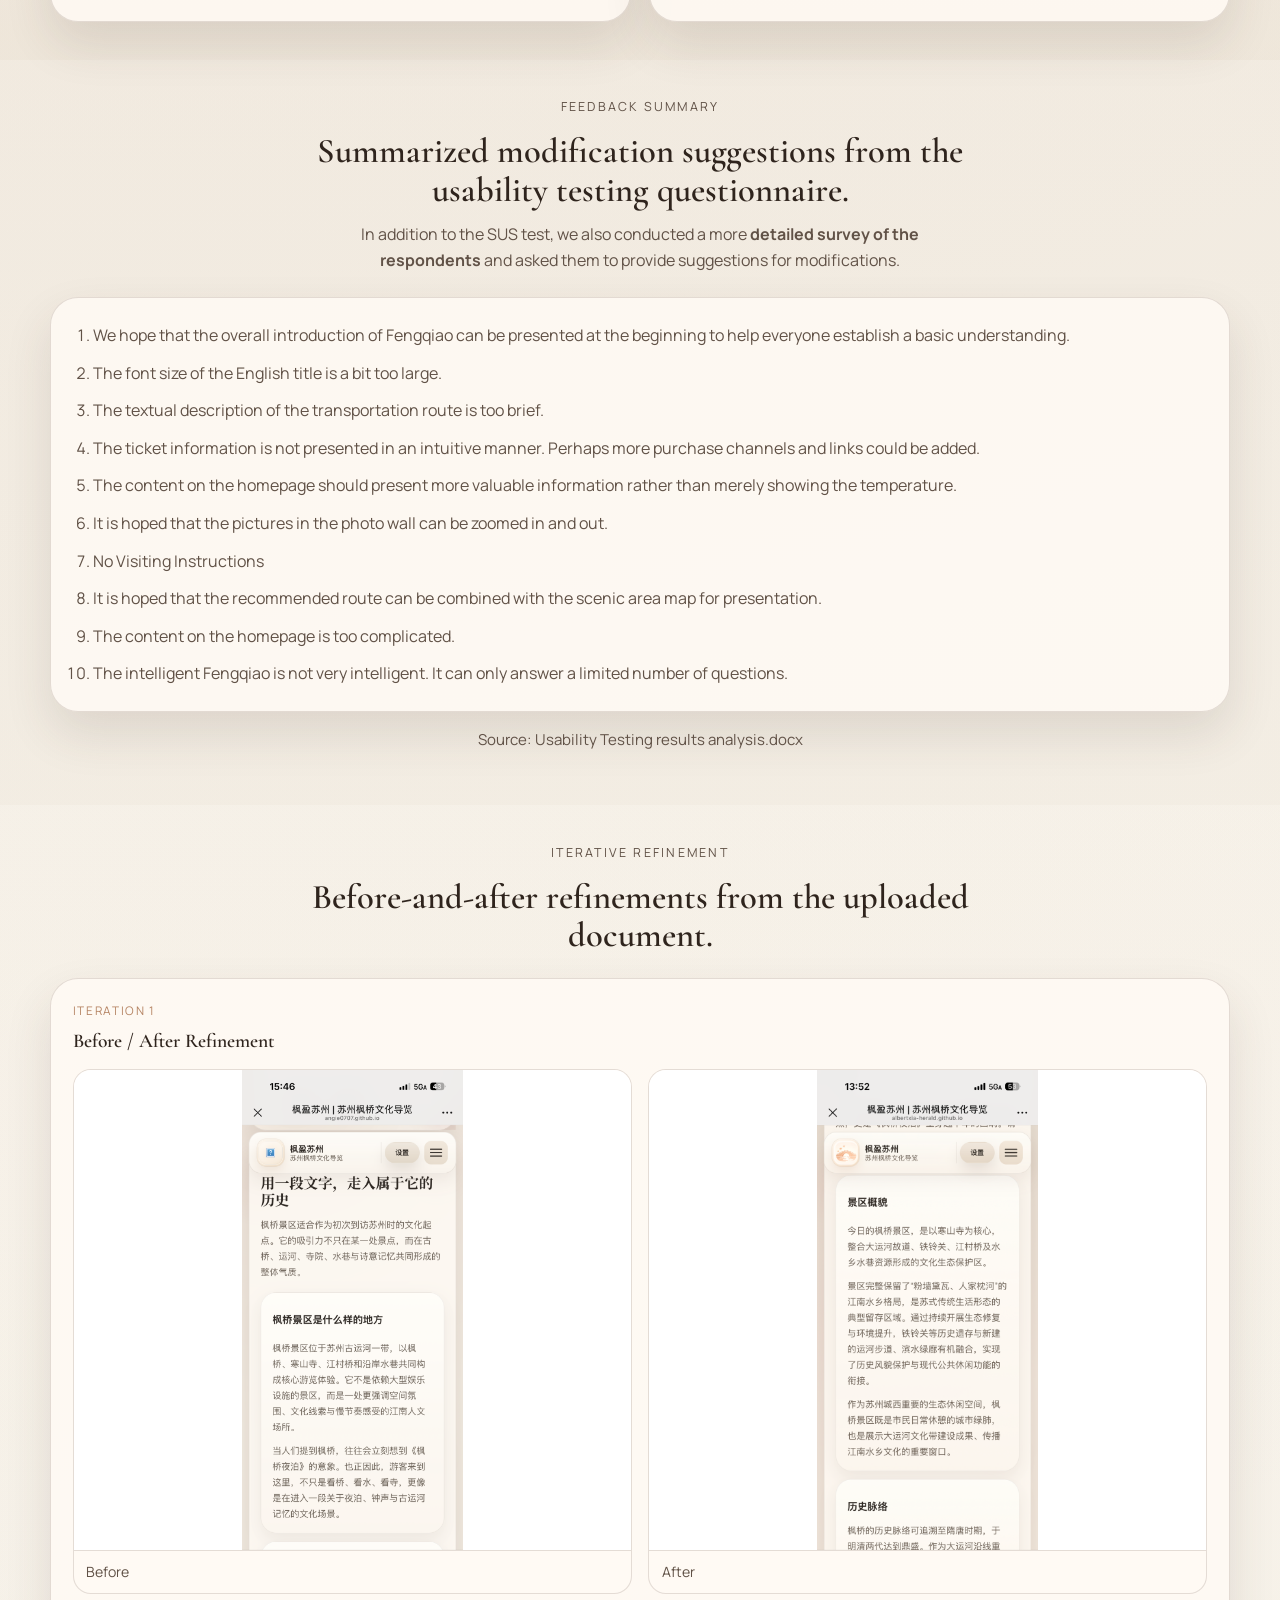
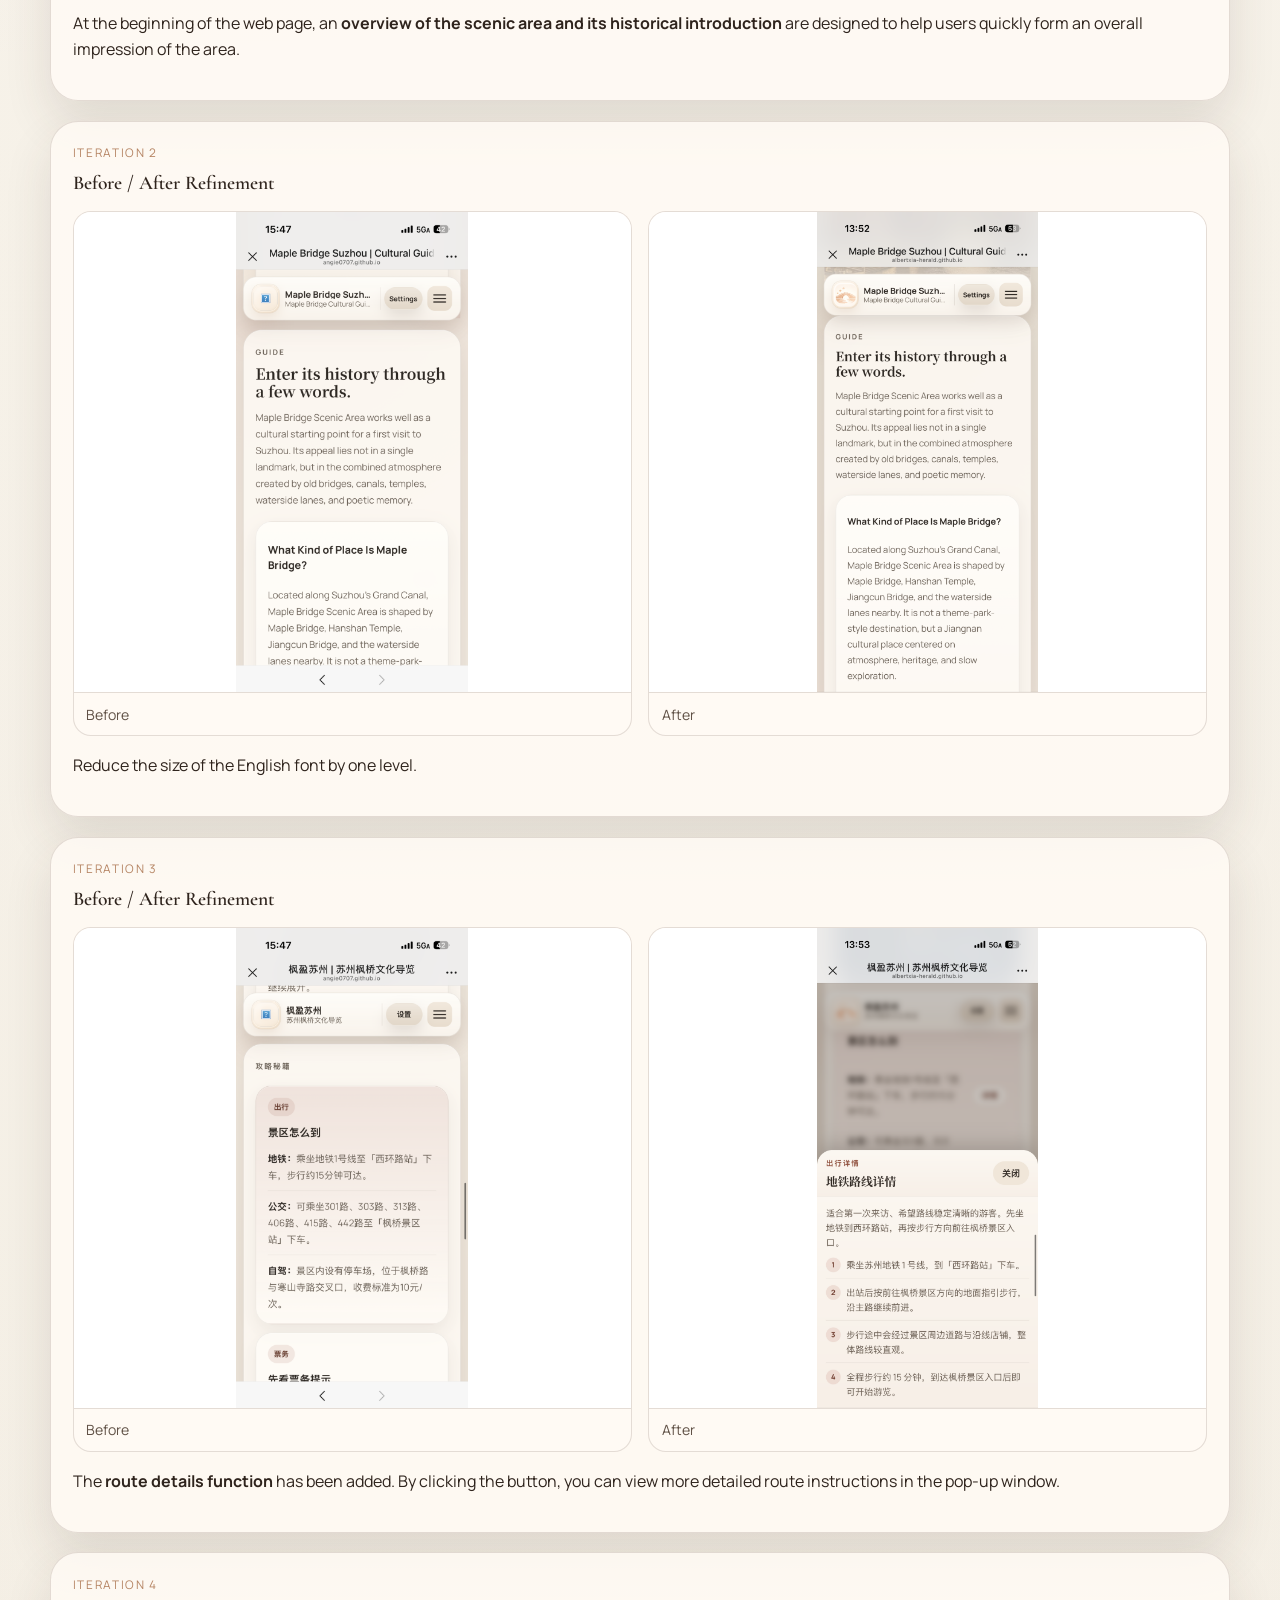
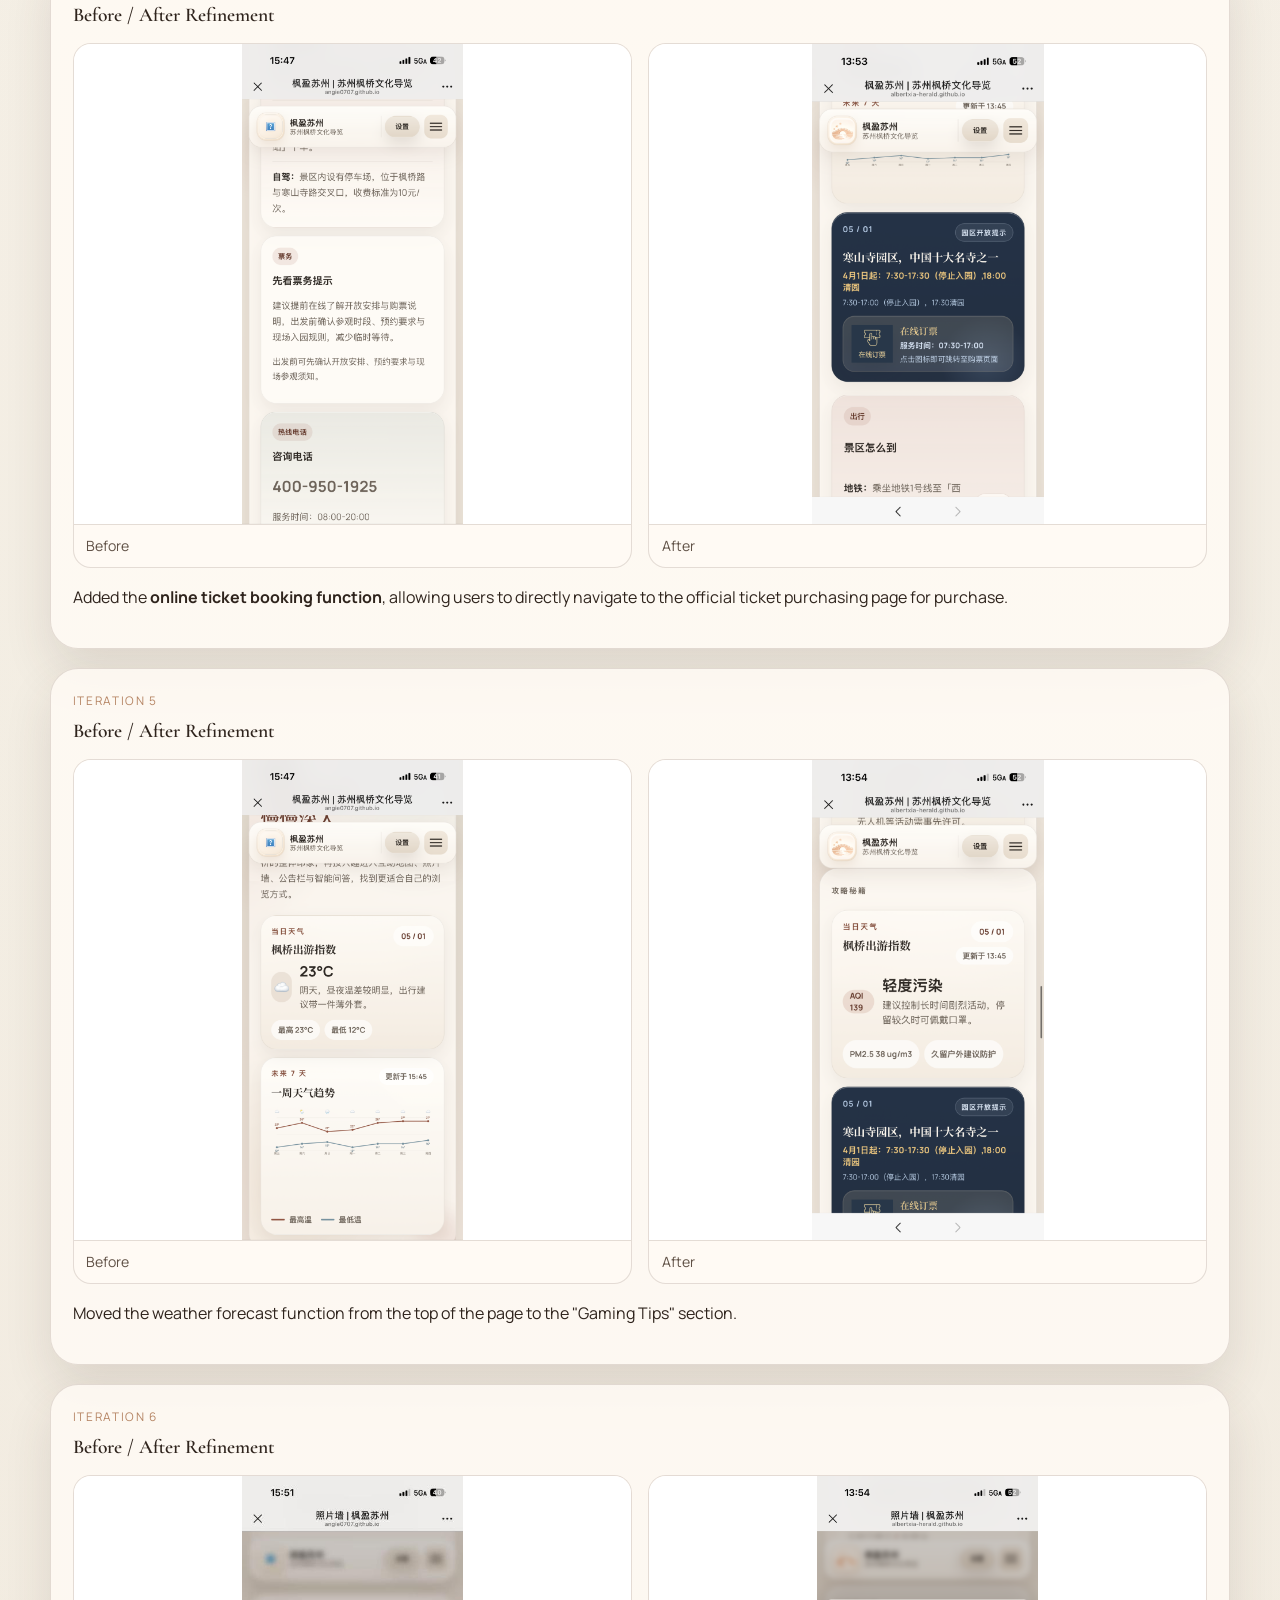
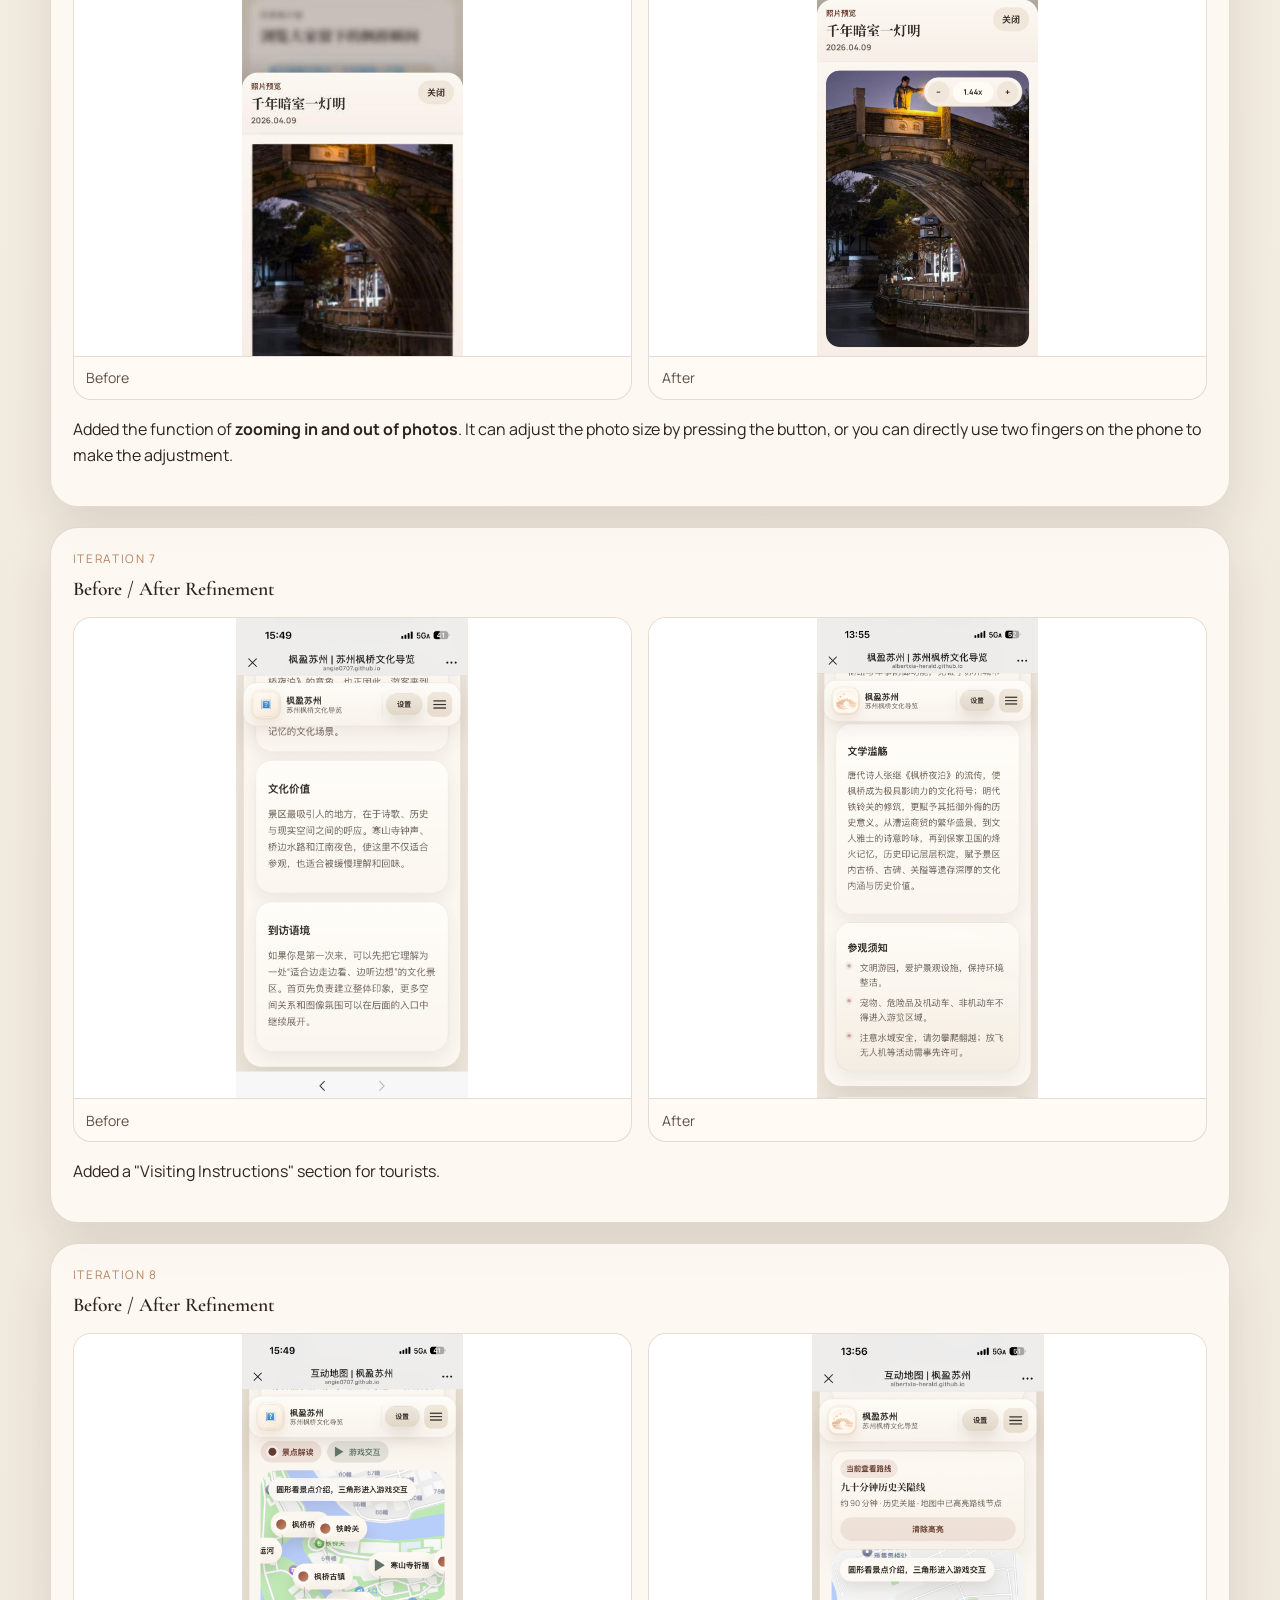
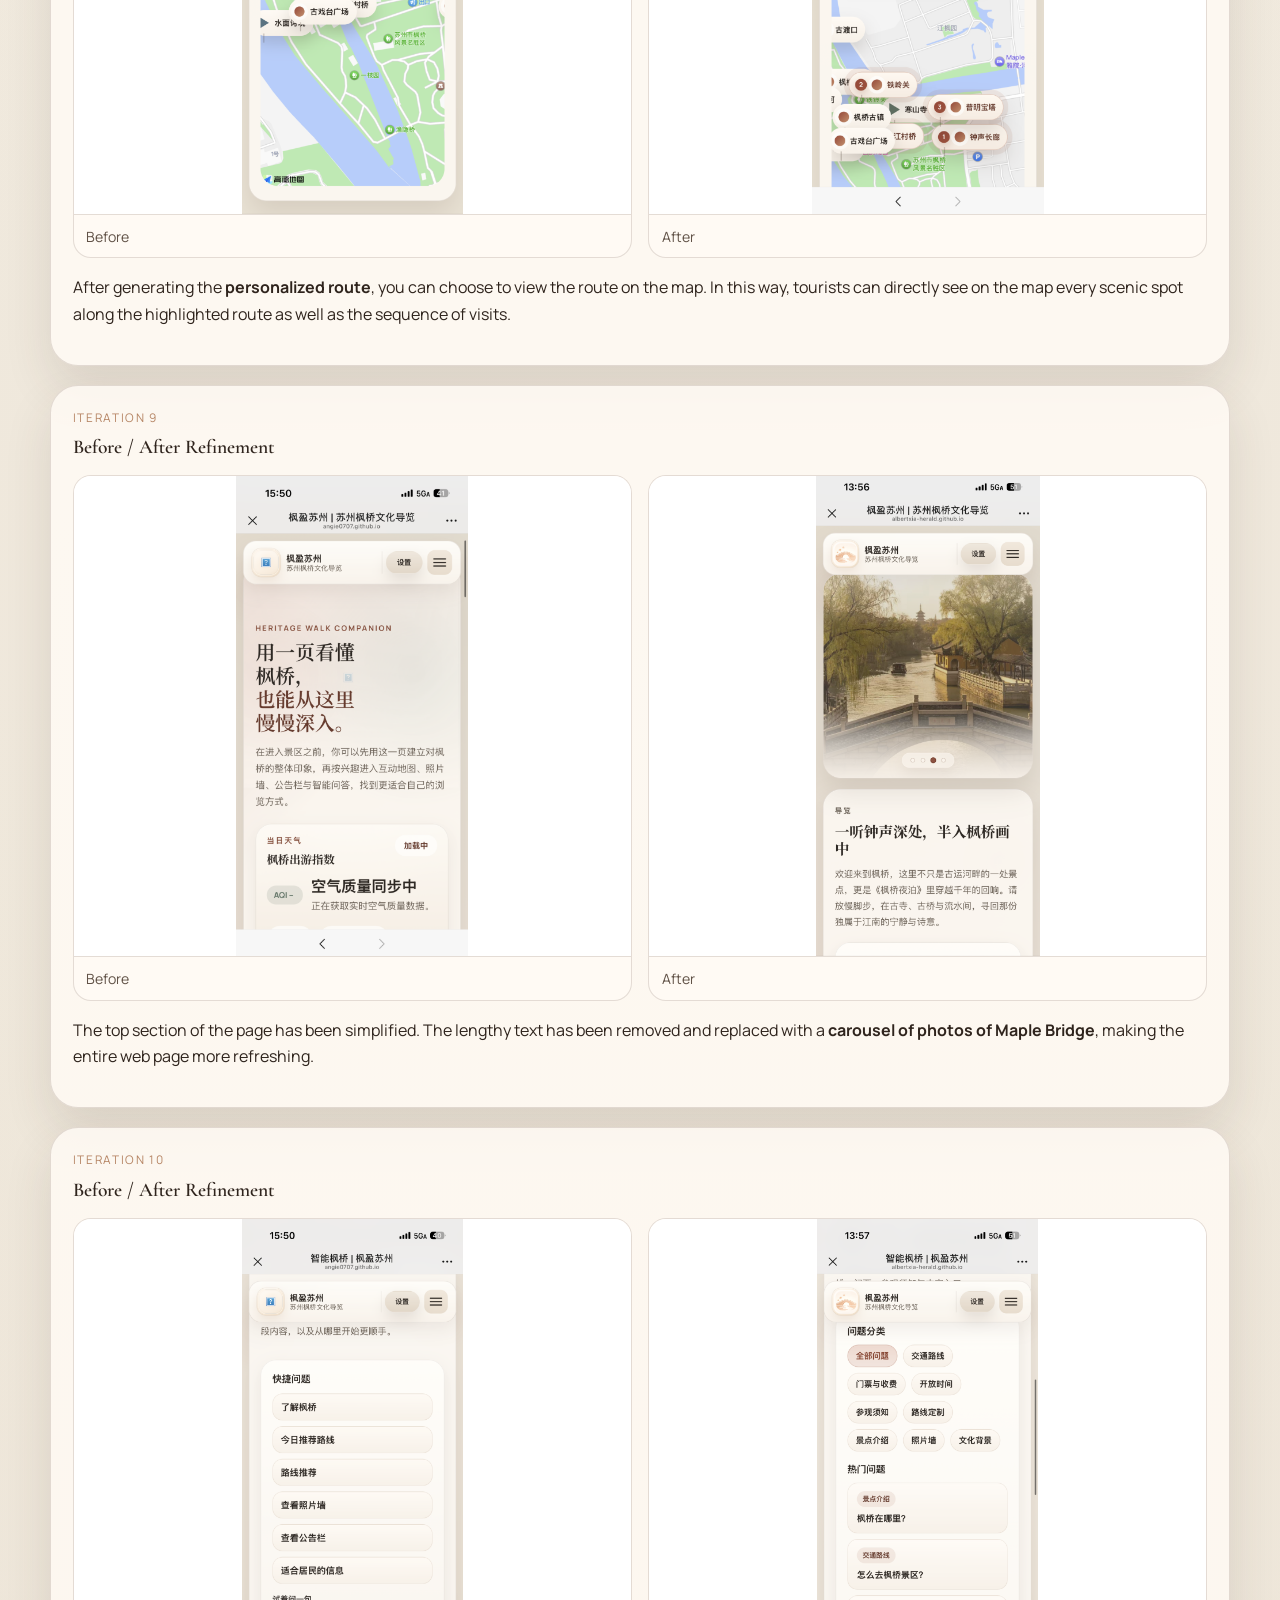
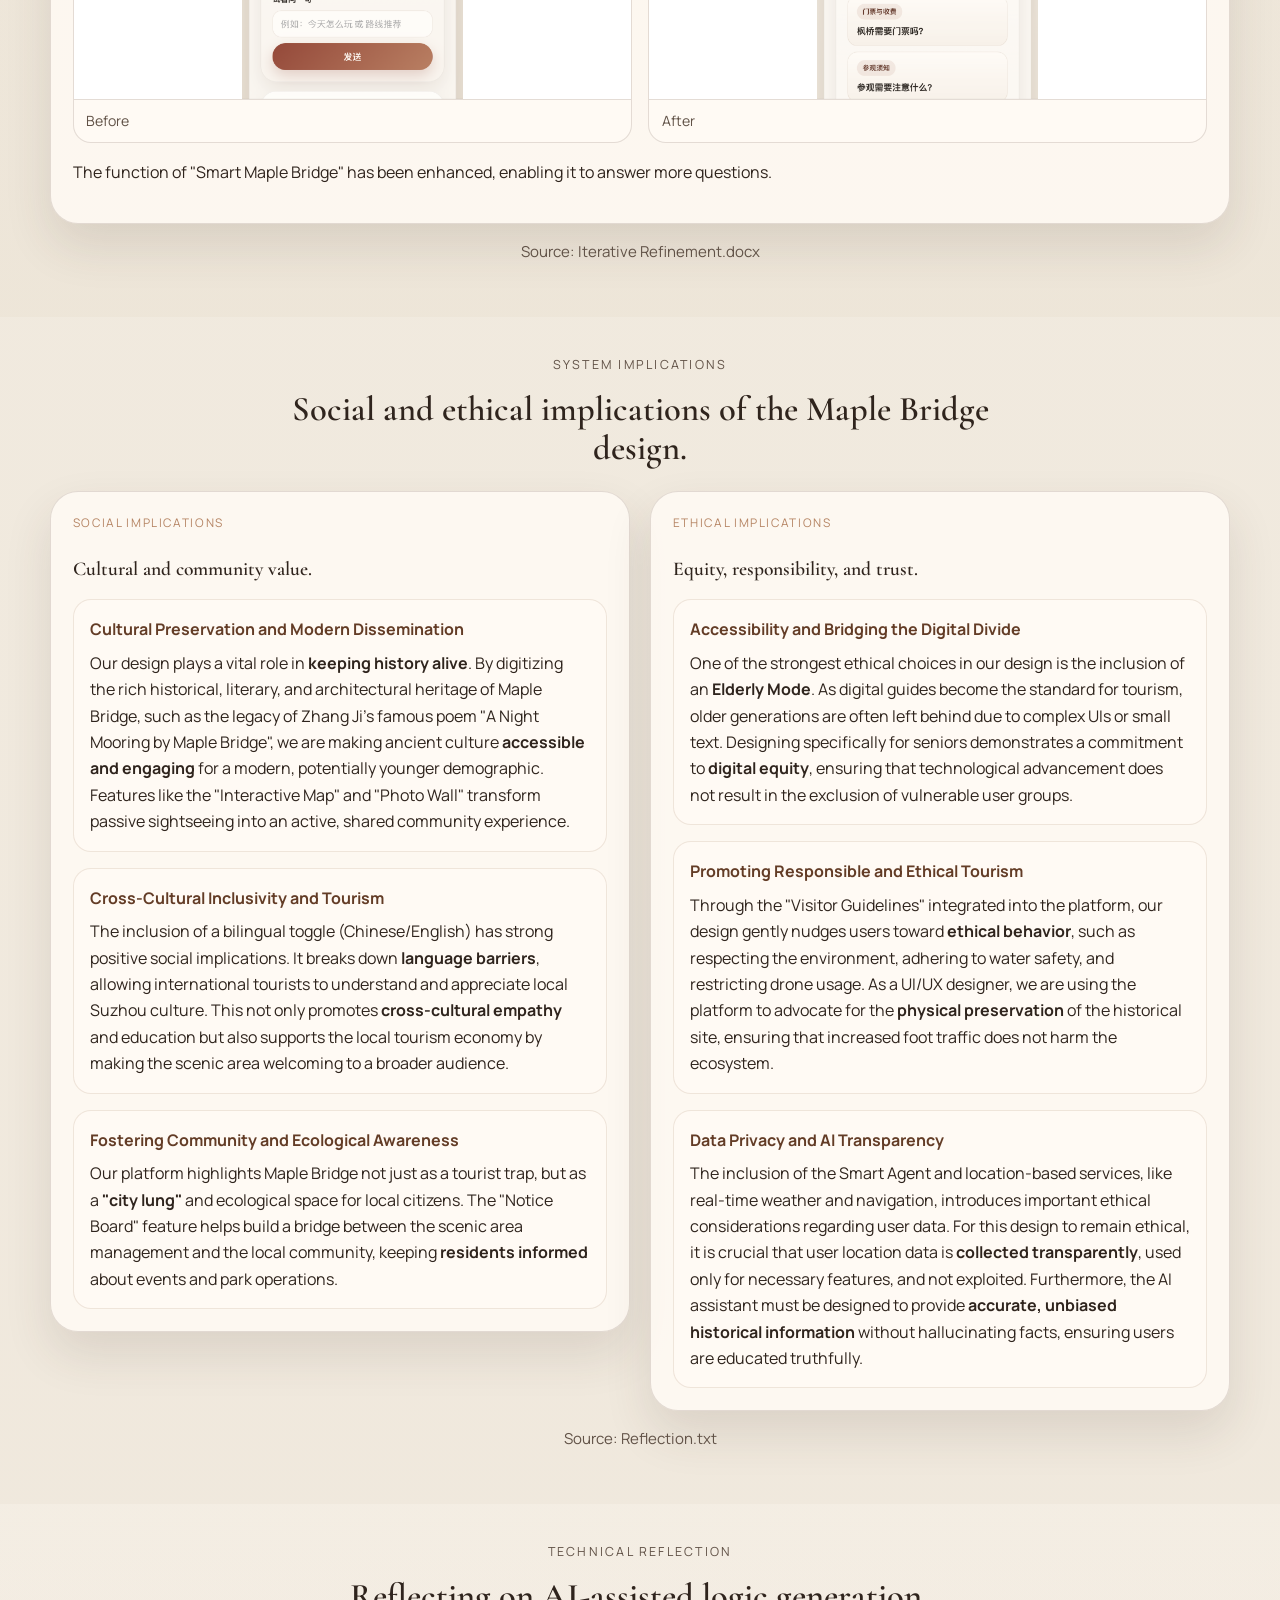
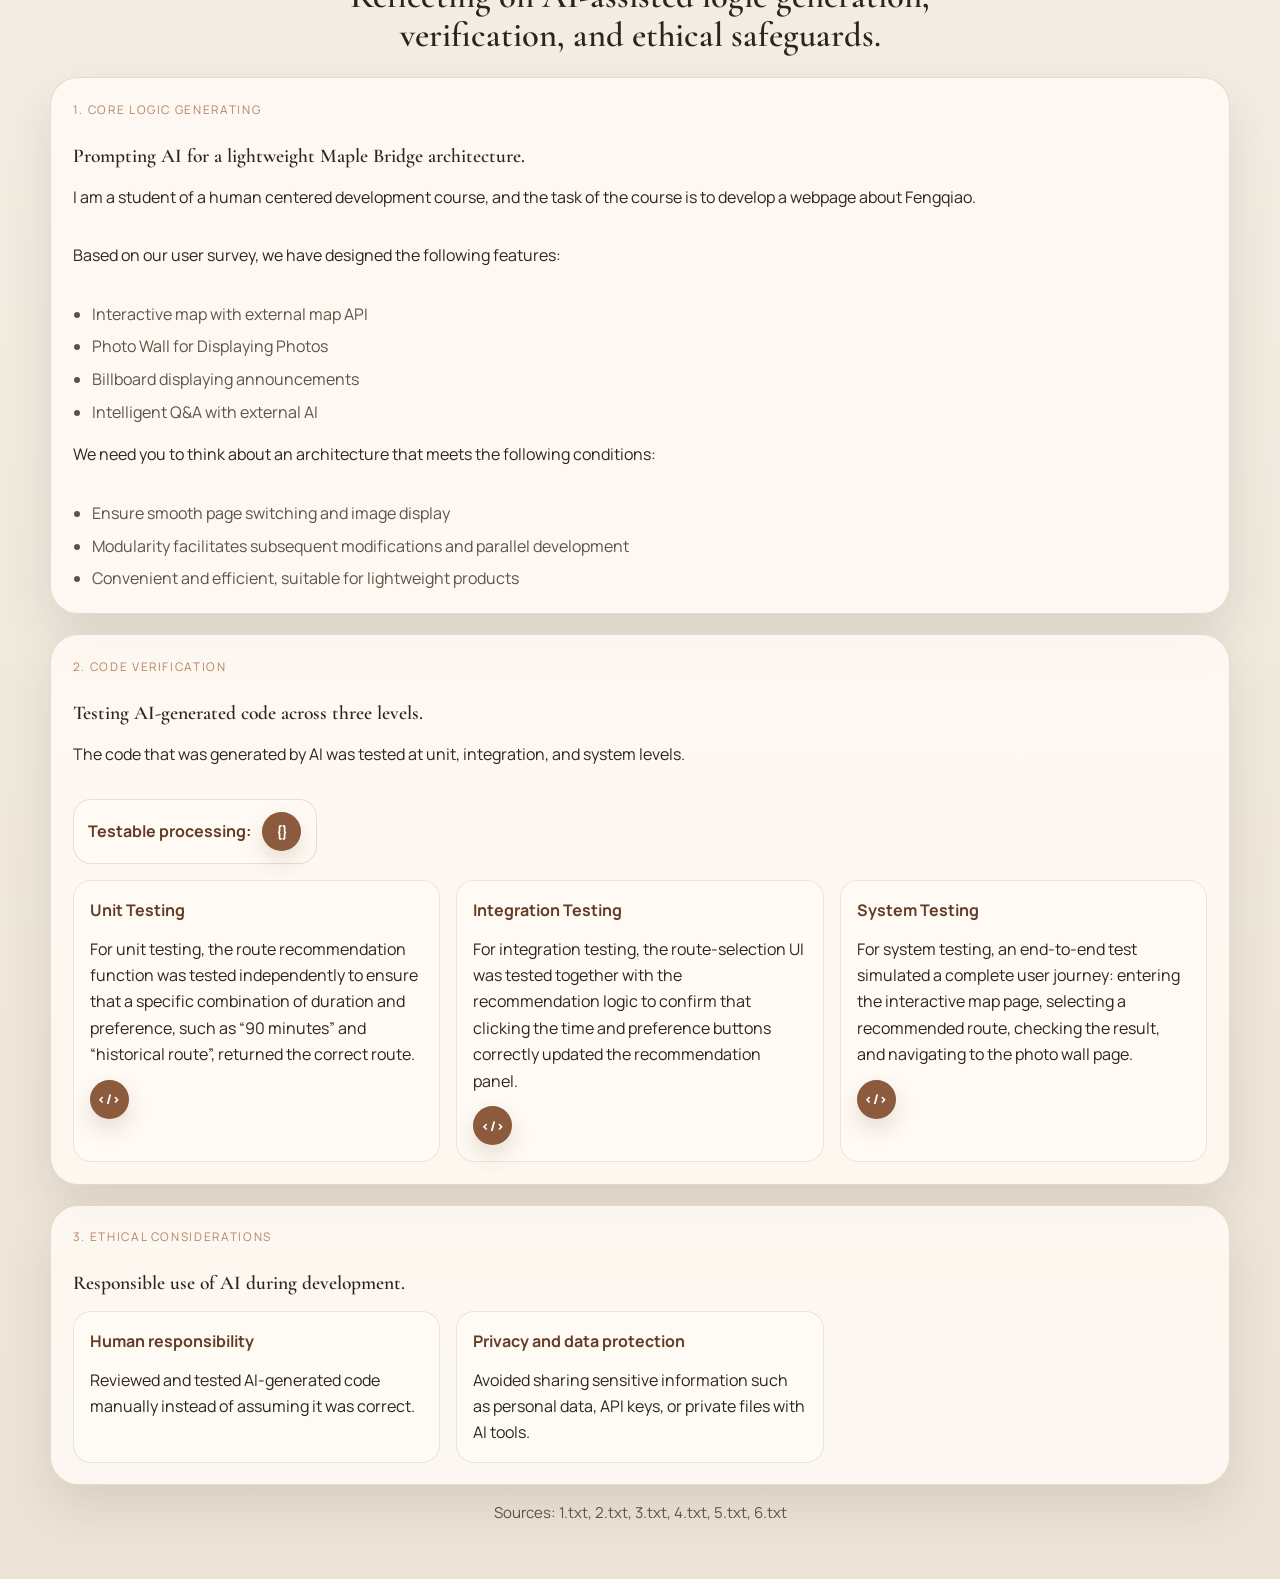
<file: CPT208_portfolio-main/evaluation.html>
﻿<!DOCTYPE html>

<html lang="en">
<head>
<meta charset="utf-8"/>
<meta content="width=device-width, initial-scale=1.0" name="viewport"/>
<title>Evaluation | Maple Bridge Process Portfolio</title>
<meta content="Usability testing results, SUS analysis, and feedback summary for the Maple Bridge portfolio." name="description"/>
<link href="https://fonts.googleapis.com" rel="preconnect"/>
<link crossorigin="" href="https://fonts.gstatic.com" rel="preconnect"/>
<link href="https://fonts.googleapis.com/css2?family=Cormorant+Garamond:wght@500;600;700&amp;family=Manrope:wght@400;500;600;700&amp;display=swap" rel="stylesheet"/>
<link href="assets/css/site.css" rel="stylesheet"/>
</head>
<body data-page="evaluation">
<div class="site-shell">
<header class="site-header">
<div class="container nav-wrap">
  <a aria-label="Maple-blest Suzhou Process Portfolio home" class="brand" href="index.html">
    <img src="208logo.png" alt="Logo" style="height: 42px; margin-right: 10px;">
    <span class="brand-text"><strong>Maple-blest Suzhou</strong><span>Process Portfolio</span></span>
  </a>
<button aria-controls="site-nav" aria-expanded="false" class="nav-toggle" type="button">Menu</button>
<nav aria-label="Primary" class="site-nav" id="site-nav"><a data-page="index" href="index.html">Overview</a><a data-page="research" href="research.html">Research</a><a data-page="requirements" href="requirements.html">Requirements</a><a data-page="ideation" href="ideation.html">Ideation</a><a data-page="implementation" href="implementation.html">Implementation</a><a data-page="evaluation" href="evaluation.html">Evaluation</a><a data-page="team" href="team.html">Team</a><a data-page="references" href="references.html">References</a></nav>
</div>
</header>
<main>
<section class="page-hero"><div class="container hero-content hero-content-simple"><div class="hero-copy"><p class="eyebrow">Evaluation</p><h1>Usability testing results and analysis.</h1><p class="hero-lead">This page presents the usability testing content from the uploaded analysis document, including <strong>participant background, task settings, quantitative results</strong>, SUS analysis, and feedback summary.</p><div class="hero-meta"><span>Source: Usability Testing results analysis</span><span>Participants: 3</span><span>Method: Task testing + SUS</span></div></div></div></section>
<section class="section"><div class="container"><div class="section-heading"><p class="eyebrow">Usability Testing</p><h2>Test settings and participant background.</h2><p>Test environment: All participants were in a quiet indoor setting and completed the <strong>entire test independently</strong>.</p></div><div class="card-grid card-grid-three"><article class="content-card"><p class="card-kicker">Participant</p><h3>Zhiyuan.Liang</h3><p><strong>Age:</strong> 21</p><p><strong>Job:</strong> University Student</p><p>Engineering student, proficient in using computers.</p></article><article class="content-card"><p class="card-kicker">Participant</p><h3>Yongzhi.Chen</h3><p><strong>Age:</strong> 51</p><p><strong>Job:</strong> Office Worker</p><p>With many years of work experience and an interest in new things.</p></article><article class="content-card"><p class="card-kicker">Participant</p><h3>Yiyi.Kou</h3><p><strong>Age:</strong> 30</p><p><strong>Job:</strong> University Teaching Assistant</p><p>Has many years of teaching experience in the field of computer science</p></article></div><p class="source-note centered-note">Informed Consent Form: Zhiyuan.Liang, Yongzhi.Chen, Yiyi.Kou</p></div></section>
<section class="section section-alt"><div class="container"><div class="section-heading"><p class="eyebrow">Main Task List</p><h2>Three core tasks were used to evaluate information access and inquiry support.</h2></div><article class="requirement-list-card"><ul class="requirement-list"><li>Task 1: Understand the overall information of Maple Bridge Scenic Area. Please find what kind of place Fengqiao Scenic Area is and what its historical and cultural values are.</li><li>Task 2: Find transportation options to Fengqiao. Please search on the website for how to get by subway and how to get by bus.</li><li>Task 3: Locate the entry point for scenic area inquiries and assistance. Please find the scenic area consultation phone number and ticketing/opening hours related information prompts.</li></ul></article></div></section>
<section class="section"><div class="container"><div class="section-heading"><p class="eyebrow">Quantitative Data</p><h2>Task completion and SUS results.</h2></div><div class="comparison-table-wrap"><table class="comparison-table evaluation-table"><caption>The completion status of the core testing tasks by the participants</caption><thead><tr><th>Participant</th><th>Completion Time</th><th>Task Completion Rate</th><th>Error Rate</th></tr></thead><tbody><tr><td>Zhiyuan.Liang</td><td>141s</td><td>100%</td><td>0%</td></tr><tr><td>Yongzhi.Chen</td><td>180s</td><td>100%</td><td>0%</td></tr><tr><td>Yiyi.Kou</td><td>175s</td><td>100%</td><td>0%</td></tr><tr><td>Average Value</td><td>165.333s</td><td>100%</td><td>0%</td></tr></tbody></table></div><div class="section-heading table-section-heading"><p class="eyebrow">SUS Score</p><h2>Participant-level SUS scores.</h2></div><div class="comparison-table-wrap"><table class="comparison-table evaluation-table sus-score-table"><caption>The SUS common ten-item score for participants</caption><thead><tr><th>Participant</th><th>1</th><th>2</th><th>3</th><th>4</th><th>5</th><th>6</th><th>7</th><th>8</th><th>9</th><th>10</th><th>Total score of SUS</th></tr></thead><tbody><tr><td>Zhiyuan.Liang</td><td>4</td><td>2</td><td>5</td><td>1</td><td>4</td><td>2</td><td>5</td><td>2</td><td>4</td><td>1</td><td>85</td></tr><tr><td>Yongzhi.Chen</td><td>4</td><td>1</td><td>5</td><td>2</td><td>4</td><td>2</td><td>5</td><td>2</td><td>4</td><td>2</td><td>82.5</td></tr><tr><td>Yiyi.Kou</td><td>5</td><td>2</td><td>5</td><td>1</td><td>5</td><td>2</td><td>5</td><td>2</td><td>4</td><td>1</td><td>90</td></tr><tr><td>Variance</td><td>0.3</td><td>0.3</td><td>0</td><td>0.3</td><td>0.3</td><td>0</td><td>0</td><td>0</td><td>0</td><td>0.3</td><td>14.85</td></tr><tr><td>Mean</td><td>4.3</td><td>1.7</td><td>5.0</td><td>1.3</td><td>4.3</td><td>2.0</td><td>5.0</td><td>2.0</td><td>4.0</td><td>1.3</td><td>85.83</td></tr></tbody></table></div></div></section>
<section class="section section-alt"><div class="container"><div class="section-heading"><p class="eyebrow">Analysis Of The Results Of SUS</p><h2>The SUS results indicate strong usability with several refinement opportunities.</h2></div><div class="sus-analysis-grid"><div class="sus-analysis-pair"><article class="content-card"><h3>Excellent usability and learning efficiency</h3><p>Q3 (ease of use): mean 5.00, variance 0.00; Q7 (learnability): mean 5.00, variance 0.00; Q8 (cumbersome feeling): mean 2.00, variance 0.00. Users unanimously agree that the <strong>system is intuitive and simple to operate</strong>.</p></article><article class="content-card"><h3>Perceived system complexity needs to be reduced</h3><p>Q2 (unnecessary complexity): mean 1.67, variance 0.33. A small number of users perceive <strong>slight complexity</strong>; simplifying operation paths and <strong>lowering cognitive load</strong> is suggested.</p></article></div><article class="content-card"><h3>Stable and outstanding function integration &amp; interface consistency</h3><p>Q5 (function integration): mean 4.33, variance 0.33; Q6 (inconsistency): mean 2.00, variance 0.00. <strong>Functions are well-connected</strong>, the interface logic is consistentwith no confusing experience.</p></article><article class="content-card"><h3>Strong independent operation confidence &amp; usage intention</h3><p>Q1 (usage intention): mean 4.33, variance 0.33; Q9 (operation confidence): mean 4.00, variance 0.00; Q4 (technical support dependence): mean 1.33, variance 0.33. Users are willing to use the system frequently and can <strong>operate it independently</strong> without technical assistance.</p></article><article class="content-card"><h3>Onboarding learning cost can be further optimized</h3><p>Q10 (pre-learning required): mean 1.33, variance 0.33. Some users still need minor learning to get started; <strong>enhanced onboarding guidance</strong> and one-step prompts are recommended.</p></article></div></div></section>
<section class="section"><div class="container"><div class="section-heading"><p class="eyebrow">Feedback Summary</p><h2>Summarized modification suggestions from the usability testing questionnaire.</h2><p>In addition to the SUS test, we also conducted a more <strong>detailed survey of the respondents</strong> and asked them to provide suggestions for modifications.</p></div><article class="requirement-list-card"><ol class="requirement-list"><li>We hope that the overall introduction of Fengqiao can be presented at the beginning to help everyone establish a basic understanding.</li><li>The font size of the English title is a bit too large.</li><li>The textual description of the transportation route is too brief.</li><li>The ticket information is not presented in an intuitive manner. Perhaps more purchase channels and links could be added.</li><li>The content on the homepage should present more valuable information rather than merely showing the temperature.</li><li>It is hoped that the pictures in the photo wall can be zoomed in and out.</li><li>No Visiting Instructions</li><li>It is hoped that the recommended route can be combined with the scenic area map for presentation.</li><li>The content on the homepage is too complicated.</li><li>The intelligent Fengqiao is not very intelligent. It can only answer a limited number of questions.</li></ol></article><p class="source-note centered-note">Source: Usability Testing results analysis.docx</p></div></section>
<section class="section section-alt"><div class="container"><div class="section-heading"><p class="eyebrow">Iterative Refinement</p><h2>Before-and-after refinements from the uploaded document.</h2></div><div class="iteration-grid"><article class="iteration-card"><div class="iteration-card-head"><p class="card-kicker">Iteration 1</p><h3>Before / After Refinement</h3></div><div class="iteration-images"><figure><img alt="Iteration 1 before screenshot" loading="lazy" src="assets/images/iterative-refinement/row-01-before-1.png"/><figcaption>Before</figcaption></figure><figure><img alt="Iteration 1 after screenshot" loading="lazy" src="assets/images/iterative-refinement/row-01-after-1.png"/><figcaption>After</figcaption></figure></div><p>At the beginning of the web page, an <strong>overview of the scenic area and its historical introduction</strong> are designed to help users quickly form an overall impression of the area.</p></article><article class="iteration-card"><div class="iteration-card-head"><p class="card-kicker">Iteration 2</p><h3>Before / After Refinement</h3></div><div class="iteration-images"><figure><img alt="Iteration 2 before screenshot" loading="lazy" src="assets/images/iterative-refinement/row-02-before-1.png"/><figcaption>Before</figcaption></figure><figure><img alt="Iteration 2 after screenshot" loading="lazy" src="assets/images/iterative-refinement/row-02-after-1.png"/><figcaption>After</figcaption></figure></div><p>Reduce the size of the English font by one level.</p></article><article class="iteration-card"><div class="iteration-card-head"><p class="card-kicker">Iteration 3</p><h3>Before / After Refinement</h3></div><div class="iteration-images"><figure><img alt="Iteration 3 before screenshot" loading="lazy" src="assets/images/iterative-refinement/row-03-before-1.png"/><figcaption>Before</figcaption></figure><figure><img alt="Iteration 3 after screenshot" loading="lazy" src="assets/images/iterative-refinement/row-03-after-1.png"/><figcaption>After</figcaption></figure></div><p>The <strong>route details function</strong> has been added. By clicking the button, you can view more detailed route instructions in the pop-up window.</p></article><article class="iteration-card"><div class="iteration-card-head"><p class="card-kicker">Iteration 4</p><h3>Before / After Refinement</h3></div><div class="iteration-images"><figure><img alt="Iteration 4 before screenshot" loading="lazy" src="assets/images/iterative-refinement/row-04-before-1.png"/><figcaption>Before</figcaption></figure><figure><img alt="Iteration 4 after screenshot" loading="lazy" src="assets/images/iterative-refinement/row-04-after-1.png"/><figcaption>After</figcaption></figure></div><p>Added the <strong>online ticket booking function</strong>, allowing users to directly navigate to the official ticket purchasing page for purchase.</p></article><article class="iteration-card"><div class="iteration-card-head"><p class="card-kicker">Iteration 5</p><h3>Before / After Refinement</h3></div><div class="iteration-images"><figure><img alt="Iteration 5 before screenshot" loading="lazy" src="assets/images/iterative-refinement/row-05-before-1.png"/><figcaption>Before</figcaption></figure><figure><img alt="Iteration 5 after screenshot" loading="lazy" src="assets/images/iterative-refinement/row-05-after-1.png"/><figcaption>After</figcaption></figure></div><p>Moved the weather forecast function from the top of the page to the "Gaming Tips" section.</p></article><article class="iteration-card"><div class="iteration-card-head"><p class="card-kicker">Iteration 6</p><h3>Before / After Refinement</h3></div><div class="iteration-images"><figure><img alt="Iteration 6 before screenshot" loading="lazy" src="assets/images/iterative-refinement/row-06-before-1.jpg"/><figcaption>Before</figcaption></figure><figure><img alt="Iteration 6 after screenshot" loading="lazy" src="assets/images/iterative-refinement/row-06-after-1.png"/><figcaption>After</figcaption></figure></div><p>Added the function of <strong>zooming in and out of photos</strong>. It can adjust the photo size by pressing the button, or you can directly use two fingers on the phone to make the adjustment.</p></article><article class="iteration-card"><div class="iteration-card-head"><p class="card-kicker">Iteration 7</p><h3>Before / After Refinement</h3></div><div class="iteration-images"><figure><img alt="Iteration 7 before screenshot" loading="lazy" src="assets/images/iterative-refinement/row-07-before-1.png"/><figcaption>Before</figcaption></figure><figure><img alt="Iteration 7 after screenshot" loading="lazy" src="assets/images/iterative-refinement/row-07-after-1.png"/><figcaption>After</figcaption></figure></div><p>Added a "Visiting Instructions" section for tourists.</p></article><article class="iteration-card"><div class="iteration-card-head"><p class="card-kicker">Iteration 8</p><h3>Before / After Refinement</h3></div><div class="iteration-images"><figure><img alt="Iteration 8 before screenshot" loading="lazy" src="assets/images/iterative-refinement/row-08-before-1.png"/><figcaption>Before</figcaption></figure><figure><img alt="Iteration 8 after screenshot" loading="lazy" src="assets/images/iterative-refinement/row-08-after-1.png"/><figcaption>After</figcaption></figure></div><p>After generating the <strong>personalized route</strong>, you can choose to view the route on the map. In this way, tourists can directly see on the map every scenic spot along the highlighted route as well as the sequence of visits.</p></article><article class="iteration-card"><div class="iteration-card-head"><p class="card-kicker">Iteration 9</p><h3>Before / After Refinement</h3></div><div class="iteration-images"><figure><img alt="Iteration 9 before screenshot" loading="lazy" src="assets/images/iterative-refinement/row-09-before-1.png"/><figcaption>Before</figcaption></figure><figure><img alt="Iteration 9 after screenshot" loading="lazy" src="assets/images/iterative-refinement/row-09-after-1.png"/><figcaption>After</figcaption></figure></div><p>The top section of the page has been simplified. The lengthy text has been removed and replaced with a <strong>carousel of photos of Maple Bridge</strong>, making the entire web page more refreshing.</p></article><article class="iteration-card"><div class="iteration-card-head"><p class="card-kicker">Iteration 10</p><h3>Before / After Refinement</h3></div><div class="iteration-images"><figure><img alt="Iteration 10 before screenshot" loading="lazy" src="assets/images/iterative-refinement/row-10-before-1.png"/><figcaption>Before</figcaption></figure><figure><img alt="Iteration 10 after screenshot" loading="lazy" src="assets/images/iterative-refinement/row-10-after-1.png"/><figcaption>After</figcaption></figure></div><p>The function of "Smart Maple Bridge" has been enhanced, enabling it to answer more questions.</p></article></div><p class="source-note centered-note">Source: Iterative Refinement.docx</p></div></section>
<section class="section"><div class="container"><div class="section-heading"><p class="eyebrow">System Implications</p><h2>Social and ethical implications of the Maple Bridge design.</h2></div><div class="reflection-grid"><article class="reflection-group"><p class="card-kicker">Social Implications</p><h3>Cultural and community value.</h3><div class="reflection-point"><h4>Cultural Preservation and Modern Dissemination</h4><p>Our design plays a vital role in <strong>keeping history alive</strong>. By digitizing the rich historical, literary, and architectural heritage of Maple Bridge, such as the legacy of Zhang Ji's famous poem "A Night Mooring by Maple Bridge", we are making ancient culture <strong>accessible and engaging</strong> for a modern, potentially younger demographic. Features like the "Interactive Map" and "Photo Wall" transform passive sightseeing into an active, shared community experience.</p></div><div class="reflection-point"><h4>Cross-Cultural Inclusivity and Tourism</h4><p>The inclusion of a bilingual toggle (Chinese/English) has strong positive social implications. It breaks down <strong>language barriers</strong>, allowing international tourists to understand and appreciate local Suzhou culture. This not only promotes <strong>cross-cultural empathy</strong> and education but also supports the local tourism economy by making the scenic area welcoming to a broader audience.</p></div><div class="reflection-point"><h4>Fostering Community and Ecological Awareness</h4><p>Our platform highlights Maple Bridge not just as a tourist trap, but as a <strong>"city lung"</strong> and ecological space for local citizens. The "Notice Board" feature helps build a bridge between the scenic area management and the local community, keeping <strong>residents informed</strong> about events and park operations.</p></div></article><article class="reflection-group"><p class="card-kicker">Ethical Implications</p><h3>Equity, responsibility, and trust.</h3><div class="reflection-point"><h4>Accessibility and Bridging the Digital Divide</h4><p>One of the strongest ethical choices in our design is the inclusion of an <strong>Elderly Mode</strong>. As digital guides become the standard for tourism, older generations are often left behind due to complex UIs or small text. Designing specifically for seniors demonstrates a commitment to <strong>digital equity</strong>, ensuring that technological advancement does not result in the exclusion of vulnerable user groups.</p></div><div class="reflection-point"><h4>Promoting Responsible and Ethical Tourism</h4><p>Through the "Visitor Guidelines" integrated into the platform, our design gently nudges users toward <strong>ethical behavior</strong>, such as respecting the environment, adhering to water safety, and restricting drone usage. As a UI/UX designer, we are using the platform to advocate for the <strong>physical preservation</strong> of the historical site, ensuring that increased foot traffic does not harm the ecosystem.</p></div><div class="reflection-point"><h4>Data Privacy and AI Transparency</h4><p>The inclusion of the Smart Agent and location-based services, like real-time weather and navigation, introduces important ethical considerations regarding user data. For this design to remain ethical, it is crucial that user location data is <strong>collected transparently</strong>, used only for necessary features, and not exploited. Furthermore, the AI assistant must be designed to provide <strong>accurate, unbiased historical information</strong> without hallucinating facts, ensuring users are educated truthfully.</p></div></article></div><p class="source-note centered-note">Source: Reflection.txt</p></div></section>

<section class="section section-alt"><div class="container"><div class="section-heading"><p class="eyebrow">Technical Reflection</p><h2>Reflecting on AI-assisted logic generation, verification, and ethical safeguards.</h2></div><div class="technical-reflection-grid"><article class="technical-reflection-card"><p class="card-kicker">1. Core Logic Generating</p><h3>Prompting AI for a lightweight Maple Bridge architecture.</h3><p>I am a student of a human centered development course, and the task of the course is to develop a webpage about Fengqiao.</p><p>Based on our user survey, we have designed the following features:</p><ul><li>Interactive map with external map API</li><li>Photo Wall for Displaying Photos</li><li>Billboard displaying announcements</li><li>Intelligent Q&amp;A with external AI</li></ul><p>We need you to think about an architecture that meets the following conditions:</p><ul><li>Ensure smooth page switching and image display</li><li>Modularity facilitates subsequent modifications and parallel development</li><li>Convenient and efficient, suitable for lightweight products</li></ul></article><article class="technical-reflection-card"><p class="card-kicker">2. Code Verification</p><h3>Testing AI-generated code across three levels.</h3><p>The code that was generated by AI was tested at unit, integration, and system levels.</p><div class="technical-process-row"><span>Testable processing:</span><button class="evidence-icon-button" type="button" data-text-modal-target="technical-process-evidence" aria-label="Open testable processing evidence">{}</button></div><div class="testing-grid"><article class="testing-card"><h4>Unit Testing</h4><p>For unit testing, the route recommendation function was tested independently to ensure that a specific combination of duration and preference, such as “90 minutes” and “historical route”, returned the correct route.</p><button class="evidence-icon-button" type="button" data-text-modal-target="unit-testing-evidence" aria-label="Open unit testing evidence">&lt;/&gt;</button></article><article class="testing-card"><h4>Integration Testing</h4><p>For integration testing, the route-selection UI was tested together with the recommendation logic to confirm that clicking the time and preference buttons correctly updated the recommendation panel.</p><button class="evidence-icon-button" type="button" data-text-modal-target="integration-testing-evidence" aria-label="Open integration testing evidence">&lt;/&gt;</button></article><article class="testing-card"><h4>System Testing</h4><p>For system testing, an end-to-end test simulated a complete user journey: entering the interactive map page, selecting a recommended route, checking the result, and navigating to the photo wall page.</p><button class="evidence-icon-button" type="button" data-text-modal-target="system-testing-evidence" aria-label="Open system testing evidence">&lt;/&gt;</button></article></div></article><article class="technical-reflection-card"><p class="card-kicker">3. Ethical Considerations</p><h3>Responsible use of AI during development.</h3><div class="testing-grid"><article class="testing-card"><h4>Human responsibility</h4><p>Reviewed and tested AI-generated code manually instead of assuming it was correct.</p></article><article class="testing-card"><h4>Privacy and data protection</h4><p>Avoided sharing sensitive information such as personal data,  API keys, or private files with AI tools.</p></article></div></article></div><p class="source-note centered-note">Sources: 1.txt, 2.txt, 3.txt, 4.txt, 5.txt, 6.txt</p><template id="technical-process-evidence"><h3>Testable Processing Evidence</h3><div class="technical-evidence-gallery"><figure><img alt="Exported testable functions on the window object" src="assets/images/technical-reflection/testable-window-api.png"/><figcaption>Expose route recommendation logic for automated tests.</figcaption></figure><figure><img alt="Testing dependencies installation commands" src="assets/images/technical-reflection/testable-install-commands.png"/><figcaption>Install Jest, jsdom, and Playwright for verification.</figcaption></figure><figure><img alt="Package scripts for unit, integration, and system tests" src="assets/images/technical-reflection/testable-package-scripts.png"/><figcaption>Configure separate scripts for unit, integration, and system testing.</figcaption></figure></div></template><template id="unit-testing-evidence"><h3>Unit Testing Evidence</h3><pre class="code-evidence-block"><code>beforeEach(() =&gt; {
  document.body.innerHTML = `
    &lt;div id=&quot;amap-container&quot;&gt;&lt;/div&gt;
    &lt;div class=&quot;map-surface&quot;&gt;&lt;/div&gt;
    &lt;div data-map-status&gt;&lt;/div&gt;
    &lt;div data-map-loading&gt;&lt;/div&gt;
    &lt;div data-map-fallback&gt;&lt;/div&gt;

    &lt;section id=&quot;route-recommend-panel&quot;&gt;&lt;/section&gt;
    &lt;div id=&quot;route-time-options&quot;&gt;&lt;/div&gt;
    &lt;div id=&quot;route-preference-options&quot;&gt;&lt;/div&gt;
    &lt;article id=&quot;route-result-inline&quot;&gt;&lt;/article&gt;

    &lt;div id=&quot;route-modal&quot;&gt;&lt;/div&gt;
    &lt;div id=&quot;route-modal-body&quot;&gt;&lt;/div&gt;
    &lt;button id=&quot;route-modal-close&quot;&gt;&lt;/button&gt;

    &lt;div id=&quot;map-modal&quot;&gt;&lt;/div&gt;
    &lt;div id=&quot;map-modal-body&quot;&gt;&lt;/div&gt;
    &lt;button id=&quot;map-modal-close&quot;&gt;&lt;/button&gt;
    &lt;div id=&quot;map-modal-kicker&quot;&gt;&lt;/div&gt;

    &lt;section id=&quot;map-explorer&quot;&gt;&lt;/section&gt;
    &lt;div data-route-active hidden&gt;&lt;/div&gt;
    &lt;span data-route-active-kicker&gt;&lt;/span&gt;
    &lt;strong data-route-active-title&gt;&lt;/strong&gt;
    &lt;p data-route-active-meta&gt;&lt;/p&gt;
    &lt;button data-route-active-clear&gt;&lt;/button&gt;
  `;

  window.MAPLE_BRIDGE_I18N = {
    getLanguage: () =&gt; &quot;zh&quot;,
    text: (value) =&gt; {
      if (typeof value === &quot;string&quot;) return value;
      return value.zh || value.en || &quot;&quot;;
    }
  };

  window.MAPLE_BRIDGE_AMAP_CONFIG = {};
  jest.resetModules();
  require(&quot;../interactive-map.js&quot;);
});

test(&quot;returns the exact 90-minute history route when time and preference match&quot;, () =&gt; {
  const { resolveRecommendedRoute } = window.__MAPLE_BRIDGE_TEST__;

  const route = resolveRecommendedRoute(&quot;90分钟&quot;, &quot;历史关隘&quot;);

  expect(route).toBeDefined();
  expect(route.id).toBe(&quot;route-90-history&quot;);
  expect(route.title).toBe(&quot;九十分钟历史关隘线&quot;);
  expect(route.time).toBe(&quot;90分钟&quot;);
  expect(route.preference).toBe(&quot;历史关隘&quot;);
});</code></pre></template><template id="integration-testing-evidence"><h3>Integration Testing Evidence</h3><pre class="code-evidence-block"><code>beforeEach(() =&gt; {
  document.body.innerHTML = `
    &lt;section id=&quot;route-recommend-panel&quot;&gt;
      &lt;div id=&quot;route-time-options&quot;&gt;&lt;/div&gt;
      &lt;div id=&quot;route-preference-options&quot;&gt;&lt;/div&gt;
      &lt;article id=&quot;route-result-inline&quot; hidden&gt;&lt;/article&gt;
    &lt;/section&gt;

    &lt;div id=&quot;amap-container&quot;&gt;&lt;/div&gt;
    &lt;div class=&quot;map-surface&quot;&gt;&lt;/div&gt;
    &lt;div data-map-status&gt;&lt;/div&gt;
    &lt;div data-map-loading&gt;&lt;/div&gt;
    &lt;div data-map-fallback&gt;&lt;/div&gt;

    &lt;div id=&quot;route-modal&quot; aria-hidden=&quot;true&quot;&gt;&lt;/div&gt;
    &lt;div id=&quot;route-modal-body&quot;&gt;&lt;/div&gt;
    &lt;button id=&quot;route-modal-close&quot;&gt;&lt;/button&gt;

    &lt;div id=&quot;map-modal&quot; aria-hidden=&quot;true&quot;&gt;&lt;/div&gt;
    &lt;div id=&quot;map-modal-body&quot;&gt;&lt;/div&gt;
    &lt;button id=&quot;map-modal-close&quot;&gt;&lt;/button&gt;
    &lt;div id=&quot;map-modal-kicker&quot;&gt;&lt;/div&gt;

    &lt;section id=&quot;map-explorer&quot;&gt;&lt;/section&gt;
    &lt;div data-route-active hidden&gt;&lt;/div&gt;
    &lt;span data-route-active-kicker&gt;&lt;/span&gt;
    &lt;strong data-route-active-title&gt;&lt;/strong&gt;
    &lt;p data-route-active-meta&gt;&lt;/p&gt;
    &lt;button data-route-active-clear&gt;&lt;/button&gt;
  `;

  window.MAPLE_BRIDGE_I18N = {
    getLanguage: () =&gt; &quot;zh&quot;,
    text: (value) =&gt; {
      if (typeof value === &quot;string&quot;) return value;
      return value.zh || value.en || &quot;&quot;;
    }
  };

  window.MAPLE_BRIDGE_AMAP_CONFIG = {};

  jest.resetModules();
  require(&quot;../interactive-map.js&quot;);
});

test(&quot;clicking route filters displays the correct route recommendation&quot;, () =&gt; {
  const timeButton = document.querySelector(&#x27;[data-route-time=&quot;90分钟&quot;]&#x27;);
  const preferenceButton = document.querySelector(&#x27;[data-route-preference=&quot;历史关隘&quot;]&#x27;);
  const result = document.querySelector(&quot;#route-result-inline&quot;);

  expect(timeButton).not.toBeNull();
  expect(preferenceButton).not.toBeNull();

  timeButton.click();
  preferenceButton.click();

  expect(result.hidden).toBe(false);
  expect(result.textContent).toContain(&quot;九十分钟历史关隘线&quot;);
  expect(result.textContent).toContain(&quot;江村桥&quot;);
});</code></pre></template><template id="system-testing-evidence"><h3>System Testing Evidence</h3><pre class="code-evidence-block"><code>const { test, expect } = require(&quot;@playwright/test&quot;);

test(&quot;user can select a route on the interactive map page and then open the photo wall&quot;, async ({ page }) =&gt; {
  // Open the interactive map page
  await page.goto(&quot;http://127.0.0.1:5500/interactive-map.html&quot;);

  // Check that the route recommendation section is visible
  await expect(page.locator(&quot;#route-recommend-panel&quot;)).toBeVisible();

  // Select time and preference
  await page.getByRole(&quot;button&quot;, { name: /90分钟/ }).click();
  await page.getByRole(&quot;button&quot;, { name: /历史关隘/ }).click();

  // Check whether the recommended route is displayed
  await expect(page.locator(&quot;#route-result-inline&quot;)).toBeVisible();
  await expect(page.locator(&quot;#route-result-inline&quot;)).toContainText(&quot;九十分钟历史关隘线&quot;);

  // Navigate to photo wall
  await page.getByRole(&quot;link&quot;, { name: &quot;照片墙&quot; }).click();

  // Check whether photo wall page loads correctly
  await expect(page).toHaveURL(/photo-wall\.html/);
  await expect(page.locator(&quot;#photo-upload-input&quot;)).toBeAttached();
  await expect(page.locator(&quot;#gallery-grid&quot;)).toBeVisible();
});</code></pre></template></div></section>

</main>

</div>
<script src="assets/js/site.js"></script>
</body>
</html>
</file>
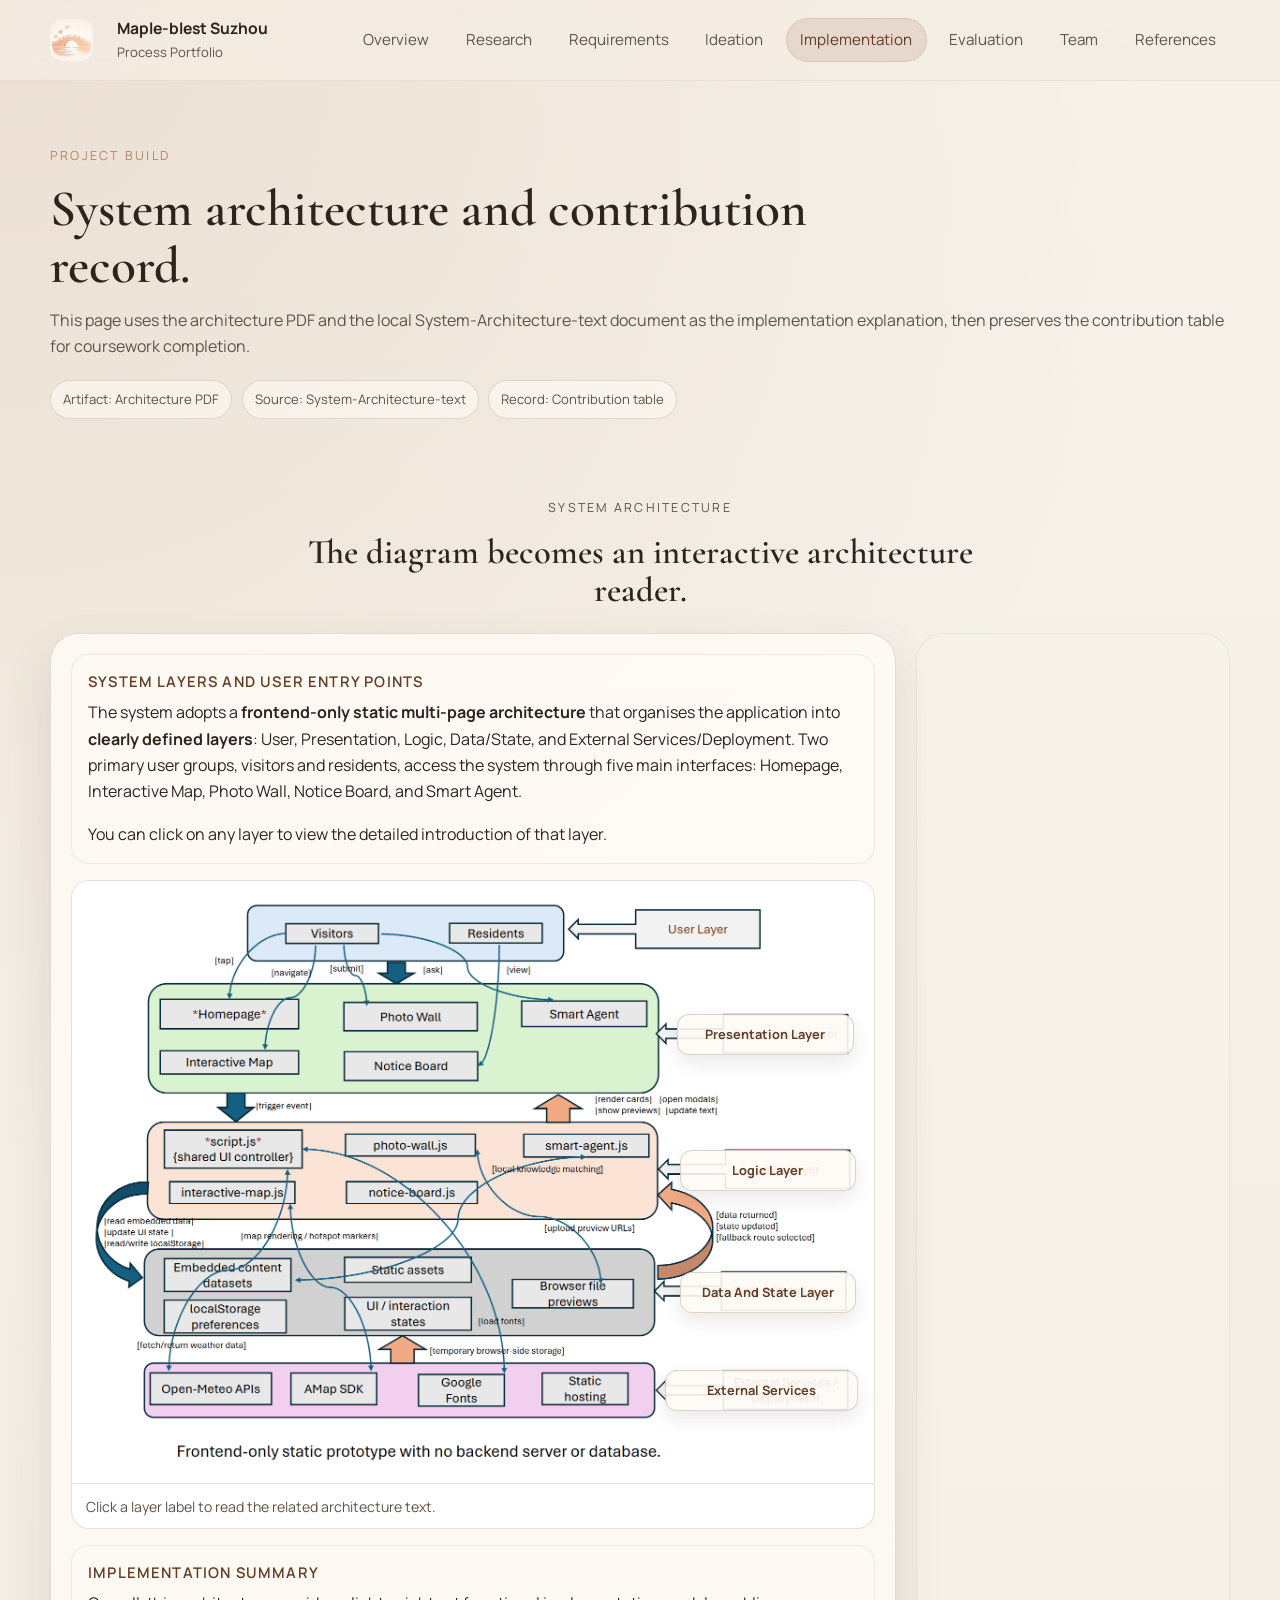
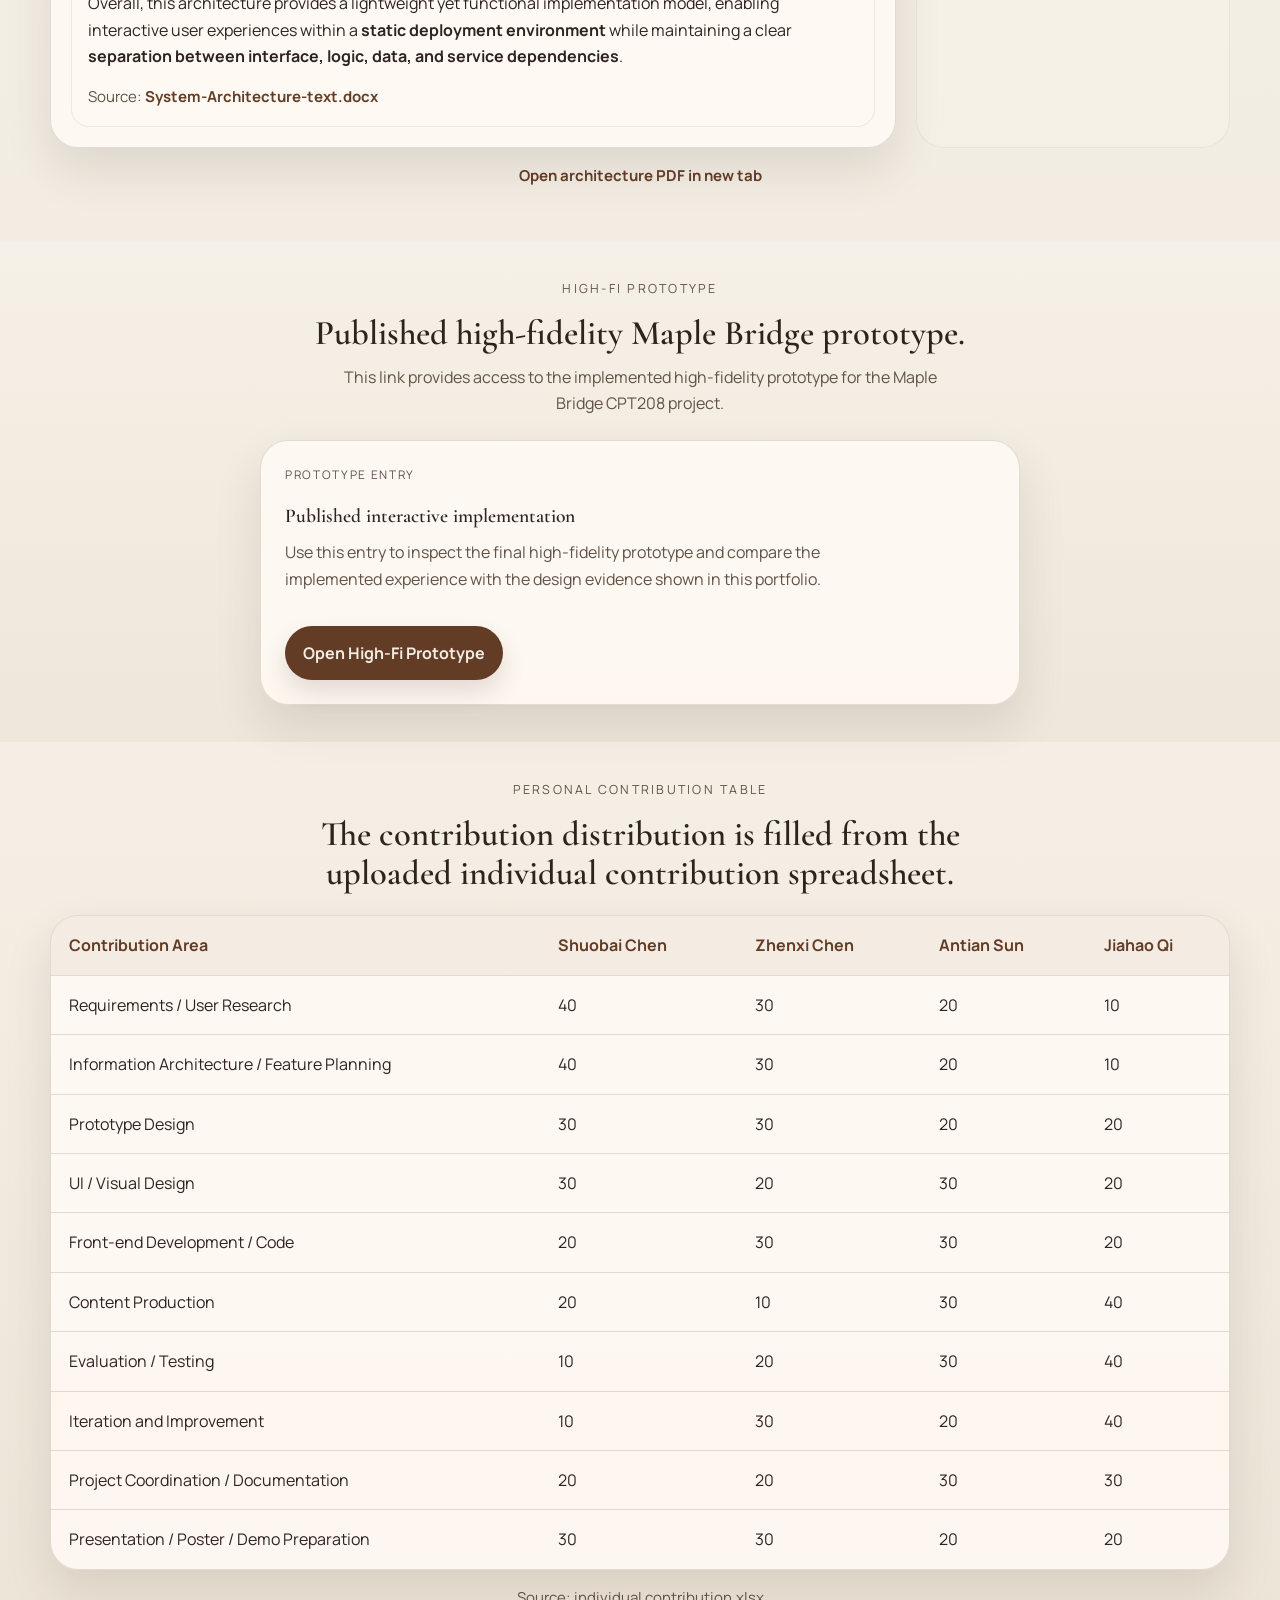
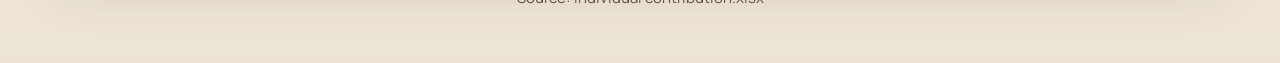
<file: CPT208_portfolio-main/implementation.html>
﻿<!DOCTYPE html>

<html lang="en">
<head>
<meta charset="utf-8"/>
<meta content="width=device-width, initial-scale=1.0" name="viewport"/>
<title>Implementation | Maple Bridge Process Portfolio</title>
<meta content="System architecture, implementation notes, and contribution table for Maple Bridge." name="description"/>
<link href="https://fonts.googleapis.com" rel="preconnect"/>
<link crossorigin="" href="https://fonts.gstatic.com" rel="preconnect"/>
<link href="https://fonts.googleapis.com/css2?family=Cormorant+Garamond:wght@500;600;700&amp;family=Manrope:wght@400;500;600;700&amp;display=swap" rel="stylesheet"/>
<link href="assets/css/site.css" rel="stylesheet"/>
</head>
<body data-page="implementation">
<div class="site-shell">
<header class="site-header">
<div class="container nav-wrap">
    <a aria-label="Maple-blest Suzhou Process Portfolio home" class="brand" href="index.html">
        <img src="208logo.png" alt="Logo" style="height: 42px; margin-right: 10px;">
        <span class="brand-text"><strong>Maple-blest Suzhou</strong><span>Process Portfolio</span></span>
    </a>
<button aria-controls="site-nav" aria-expanded="false" class="nav-toggle" type="button">Menu</button>
<nav aria-label="Primary" class="site-nav" id="site-nav"><a data-page="index" href="index.html">Overview</a><a data-page="research" href="research.html">Research</a><a data-page="requirements" href="requirements.html">Requirements</a><a data-page="ideation" href="ideation.html">Ideation</a><a data-page="implementation" href="implementation.html">Implementation</a><a data-page="evaluation" href="evaluation.html">Evaluation</a><a data-page="team" href="team.html">Team</a><a data-page="references" href="references.html">References</a></nav>
</div>
</header>
<main>
<section class="page-hero"><div class="container hero-content hero-content-simple"><div class="hero-copy"><p class="eyebrow">Project Build</p><h1>System architecture and contribution record.</h1><p class="hero-lead">This page uses the architecture PDF and the local System-Architecture-text document as the implementation explanation, then preserves the contribution table for coursework completion.</p><div class="hero-meta"><span>Artifact: Architecture PDF</span><span>Source: System-Architecture-text</span><span>Record: Contribution table</span></div></div></div></section>
<section class="section"><div class="container"><div class="section-heading"><p class="eyebrow">System Architecture</p><h2>The diagram becomes an interactive architecture reader.</h2></div><div class="architecture-reader"><article class="architecture-visual-panel"><div class="architecture-note architecture-note-top"><h3 class="transcript-heading">System Layers And User Entry Points</h3><p>The system adopts a <strong>frontend-only static multi-page architecture</strong> that organises the application into <strong>clearly defined layers</strong>: User, Presentation, Logic, Data/State, and External Services/Deployment. Two primary user groups, visitors and residents, access the system through five main interfaces: Homepage, Interactive Map, Photo Wall, Notice Board, and Smart Agent.</p><p>You can click on any layer to view the detailed introduction of that layer.</p></div><figure class="architecture-figure"><img alt="System Architecture diagram" loading="lazy" src="assets/pdf-images/system-architecture/page-01.png"/><figcaption>Click a layer label to read the related architecture text.</figcaption><div aria-label="Architecture layer controls" class="architecture-hotspots"><button aria-pressed="false" class="architecture-hotspot" data-architecture-target="presentation" type="button">Presentation Layer</button><button aria-pressed="false" class="architecture-hotspot" data-architecture-target="logic" type="button">Logic Layer</button><button aria-pressed="false" class="architecture-hotspot" data-architecture-target="data" type="button">Data And State Layer</button><button aria-pressed="false" class="architecture-hotspot" data-architecture-target="external" type="button">External Services</button></div></figure><div class="architecture-note architecture-note-bottom"><h3 class="transcript-heading">Implementation Summary</h3><p>Overall, this architecture provides a lightweight yet functional implementation model, enabling interactive user experiences within a <strong>static deployment environment</strong> while maintaining a clear <strong>separation between interface, logic, data, and service dependencies</strong>.</p><p class="source-note">Source: <a href="docs/System-Architecture-text.docx">System-Architecture-text.docx</a></p></div></article><aside aria-hidden="true" class="architecture-popup-stage"></aside><article aria-live="polite" class="architecture-detail-panel" hidden=""><button aria-label="Close architecture detail" class="architecture-popup-close" type="button">×</button><div class="architecture-detail" data-architecture-panel="presentation" hidden=""><p class="eyebrow">Selected Layer</p><h3>Presentation Layer</h3><p>At the presentation level, user interactions such as tapping, browsing, submitting, asking, and viewing are <strong>captured and translated into page events</strong>.</p></div><div class="architecture-detail" data-architecture-panel="data" hidden=""><p class="eyebrow">Selected Layer</p><h3>Data And State Layer</h3><p>At the data level, the current prototype relies on <strong>embedded content datasets, static assets, browser file previews</strong>, localStorage preferences, and UI/interaction states, rather than a backend server or database. As a result, most system behaviour is <strong>executed directly in the browser</strong>: scripts read embedded content, update local interface states, retrieve selected external data, and render feedback back to users in the form of cards, modals, previews, and dynamic text updates.</p></div><div class="architecture-detail" data-architecture-panel="external" hidden=""><p class="eyebrow">Selected Layer</p><h3>External Services</h3><p><strong>External integrations</strong> are used selectively to extend functionality, including Open-Meteo APIs for weather information, AMap SDK for live map rendering and hotspot markers, and Google Fonts for visual presentation.</p></div><div class="architecture-detail" data-architecture-panel="logic" hidden=""><p class="eyebrow">Selected Layer</p><h3>Logic Layer</h3><p>These events are then processed by the logic layer, which combines a shared controller, script.js, with page-specific scripts including interactive-map.js, photo-wall.js, notice-board.js, and smart-agent.js. This layered structure ensures that <strong>shared interface behaviours</strong> are managed consistently while allowing each page to support its own specialised interactions.</p></div></article></div><p class="source-note centered-note"><a href="assets/pdf/System%20Architecture.pdf">Open architecture PDF in new tab</a></p></div></section>
<section class="section section-alt"><div class="container"><div class="section-heading"><p class="eyebrow">High-Fi Prototype</p><h2>Published high-fidelity Maple Bridge prototype.</h2><p>This link provides access to the implemented high-fidelity prototype for the Maple Bridge CPT208 project.</p></div><article class="content-card prototype-card"><p class="card-kicker">Prototype Entry</p><h3>Published interactive implementation</h3><p>Use this entry to inspect the final high-fidelity prototype and compare the implemented experience with the design evidence shown in this portfolio.</p><a class="text-link" href="https://albertxia-herald.github.io/maple-bridge-CPT208" rel="noopener noreferrer" target="_blank">Open High-Fi Prototype</a></article></div></section>
<section class="section section-alt"><div class="container"><div class="section-heading"><p class="eyebrow">Personal Contribution Table</p><h2>The contribution distribution is filled from the uploaded individual contribution spreadsheet.</h2></div><div class="comparison-table-wrap"><table class="comparison-table contribution-table"><thead><tr><th>Contribution Area</th><th>Shuobai Chen</th><th>Zhenxi Chen</th><th>Antian Sun</th><th>Jiahao Qi</th></tr></thead><tbody><tr><td>Requirements / User Research</td><td>40</td><td>30</td><td>20</td><td>10</td></tr><tr><td>Information Architecture / Feature Planning</td><td>40</td><td>30</td><td>20</td><td>10</td></tr><tr><td>Prototype Design</td><td>30</td><td>30</td><td>20</td><td>20</td></tr><tr><td>UI / Visual Design</td><td>30</td><td>20</td><td>30</td><td>20</td></tr><tr><td>Front-end Development / Code</td><td>20</td><td>30</td><td>30</td><td>20</td></tr><tr><td>Content Production</td><td>20</td><td>10</td><td>30</td><td>40</td></tr><tr><td>Evaluation / Testing</td><td>10</td><td>20</td><td>30</td><td>40</td></tr><tr><td>Iteration and Improvement</td><td>10</td><td>30</td><td>20</td><td>40</td></tr><tr><td>Project Coordination / Documentation</td><td>20</td><td>20</td><td>30</td><td>30</td></tr><tr><td>Presentation / Poster / Demo Preparation</td><td>30</td><td>30</td><td>20</td><td>20</td></tr></tbody></table></div><p class="source-note centered-note">Source: individual contribution.xlsx</p></div></section>
</main>

</div>
<script src="assets/js/site.js"></script>
</body>
</html>
</file>
<file: assets/css/site.css>
:root {
  --bg: #f3eee4;
  --bg-deep: #e8dece;
  --surface: rgba(255, 251, 245, 0.84);
  --surface-strong: rgba(247, 240, 229, 0.94);
  --surface-dark: rgba(68, 52, 42, 0.92);
  --text: #2f241d;
  --text-soft: #615247;
  --text-inverse: #f4ede3;
  --line: rgba(91, 67, 49, 0.16);
  --line-strong: rgba(91, 67, 49, 0.28);
  --accent: #8c5a3c;
  --accent-soft: #b58463;
  --accent-deep: #633c26;
  --shadow: 0 22px 48px rgba(68, 52, 42, 0.12);
  --radius-lg: 28px;
  --radius-md: 18px;
  --radius-sm: 12px;
  --container: 1180px;
  --container-narrow: 840px;
}

*,
*::before,
*::after {
  box-sizing: border-box;
}

html {
  scroll-behavior: smooth;
}

body {
  margin: 0;
  min-width: 320px;
  font-family: "Manrope", sans-serif;
  color: var(--text);
  background:
    radial-gradient(circle at top left, rgba(181, 132, 99, 0.18), transparent 34%),
    linear-gradient(180deg, #f7f3eb 0%, var(--bg) 48%, #efe7db 100%);
  line-height: 1.65;
}

img {
  max-width: 100%;
  display: block;
}

a {
  color: inherit;
  text-decoration: none;
}

p,
ul {
  margin-top: 0;
}

.site-shell {
  min-height: 100vh;
}

.container {
  width: min(var(--container), calc(100% - 2rem));
  margin: 0 auto;
}

.container.narrow,
.narrow {
  width: min(var(--container-narrow), calc(100% - 2rem));
}

.site-header {
  position: sticky;
  top: 0;
  z-index: 20;
  backdrop-filter: blur(14px);
  background: rgba(244, 237, 227, 0.8);
  border-bottom: 1px solid rgba(91, 67, 49, 0.08);
}

.nav-wrap {
  display: flex;
  align-items: center;
  justify-content: space-between;
  gap: 1rem;
  padding: 1rem 0;
}

.brand {
  display: inline-flex;
  align-items: center;
  gap: 0.9rem;
  min-width: 0;
}

.brand-mark {
  display: inline-grid;
  place-items: center;
  width: 2.9rem;
  height: 2.9rem;
  border-radius: 50%;
  background: linear-gradient(135deg, var(--accent-deep), var(--accent-soft));
  color: var(--text-inverse);
  font-weight: 700;
  letter-spacing: 0.08em;
}

.brand-text {
  display: flex;
  flex-direction: column;
  color: var(--text-soft);
  font-size: 0.82rem;
}

.brand-text strong {
  color: var(--text);
  font-size: 0.98rem;
  font-weight: 700;
}

.site-nav {
  display: flex;
  flex-wrap: wrap;
  justify-content: flex-end;
  gap: 0.5rem;
}

.site-nav a {
  padding: 0.6rem 0.9rem;
  border-radius: 999px;
  color: var(--text-soft);
  font-size: 0.95rem;
  transition: background-color 160ms ease, color 160ms ease, transform 160ms ease;
}

.site-nav a:hover,
.site-nav a:focus-visible {
  background: rgba(140, 90, 60, 0.09);
  color: var(--accent-deep);
}

.site-nav a.is-active {
  background: rgba(140, 90, 60, 0.14);
  color: var(--accent-deep);
  box-shadow: inset 0 0 0 1px rgba(140, 90, 60, 0.15);
}

.nav-toggle {
  display: none;
  border: 1px solid var(--line);
  background: rgba(255, 251, 245, 0.78);
  color: var(--text);
  border-radius: 999px;
  padding: 0.7rem 1rem;
  font: inherit;
}

.page-hero {
  position: relative;
  padding: 3.2rem 0 1.4rem;
}

.page-hero-home {
  padding-top: 3rem;
}

.hero-media {
  position: absolute;
  inset: 0;
  background:
    linear-gradient(120deg, rgba(49, 36, 28, 0.82), rgba(49, 36, 28, 0.42)),
    linear-gradient(180deg, rgba(49, 36, 28, 0.12), rgba(243, 238, 228, 0.86)),
    url("../../images/hero-bg.jpg") center/cover no-repeat;
  border-bottom-left-radius: 40px;
  border-bottom-right-radius: 40px;
}

.hero-content {
  position: relative;
  display: grid;
  grid-template-columns: minmax(0, 1.4fr) minmax(280px, 0.8fr);
  gap: 1.5rem;
  align-items: end;
}

.hero-content-simple {
  grid-template-columns: minmax(0, 1fr);
}

.hero-copy {
  position: relative;
  z-index: 1;
  padding: 0.9rem 0 1.15rem;
}

.page-hero-home .hero-copy {
  color: var(--text-inverse);
  padding-top: 3.2rem;
}

.eyebrow {
  margin-bottom: 0.9rem;
  text-transform: uppercase;
  letter-spacing: 0.18em;
  font-size: 0.78rem;
  color: var(--accent-soft);
}

.page-hero-home .eyebrow {
  color: #dcc1a8;
}

h1,
h2,
h3 {
  margin: 0 0 0.7rem;
  font-family: "Cormorant Garamond", serif;
  font-weight: 600;
  line-height: 1.12;
}

h1 {
  font-size: clamp(2.55rem, 4vw, 4.15rem);
  max-width: 760px;
}

h2 {
  font-size: clamp(1.75rem, 2.7vw, 2.55rem);
}

h3 {
  font-size: clamp(1.22rem, 1.45vw, 1.55rem);
}

.hero-lead,
.section-heading p,
.editorial-block p,
.content-card p,
.note-card p,
.checklist-card,
.footer-copy {
  color: var(--text-soft);
}

.page-hero-home .hero-lead {
  color: rgba(244, 237, 227, 0.86);
  max-width: 58ch;
}

.hero-meta {
  display: flex;
  flex-wrap: wrap;
  gap: 0.6rem;
  margin-top: 1.25rem;
}

.hero-meta span {
  border: 1px solid rgba(248, 236, 223, 0.2);
  background: rgba(255, 249, 241, 0.08);
  color: inherit;
  padding: 0.5rem 0.75rem;
  border-radius: 999px;
  font-size: 0.82rem;
}

.page-hero:not(.page-hero-home) .hero-meta span {
  border-color: var(--line);
  background: rgba(255, 251, 245, 0.58);
  color: var(--text-soft);
}

.hero-panel,
.content-card,
.note-card,
.checklist-card,
.editorial-block,
.profile-card {
  border: 1px solid var(--line);
  border-radius: var(--radius-lg);
  background: var(--surface);
  box-shadow: var(--shadow);
}

.hero-panel {
  position: relative;
  z-index: 1;
  align-self: stretch;
  padding: 1.5rem;
  background: rgba(255, 248, 240, 0.18);
  border-color: rgba(255, 240, 223, 0.22);
  color: var(--text-inverse);
}

.callout-label,
.card-kicker {
  margin-bottom: 0.65rem;
  text-transform: uppercase;
  letter-spacing: 0.14em;
  font-size: 0.74rem;
  color: var(--accent-soft);
}

.hero-panel .callout-label,
.hero-panel p,
.hero-panel .text-link {
  color: rgba(244, 237, 227, 0.88);
}

.text-link {
  display: inline-block;
  margin-top: 0.8rem;
  color: var(--accent-deep);
  font-weight: 700;
}

.hero-actions {
  display: flex;
  flex-wrap: wrap;
  gap: 0.8rem;
  margin-top: 1.5rem;
}

.button-link {
  display: inline-flex;
  align-items: center;
  justify-content: center;
  min-height: 2.95rem;
  padding: 0.85rem 1.1rem;
  border-radius: 999px;
  border: 1px solid transparent;
  font-weight: 700;
  transition: transform 160ms ease, border-color 160ms ease, background-color 160ms ease, color 160ms ease;
}

.button-link:hover,
.button-link:focus-visible {
  transform: translateY(-1px);
}

.button-link-primary {
  background: rgba(255, 246, 236, 0.92);
  color: var(--accent-deep);
}

.button-link-secondary {
  background: rgba(255, 249, 241, 0.08);
  border-color: rgba(248, 236, 223, 0.26);
  color: var(--text-inverse);
}

.hero-panel-list {
  display: grid;
  gap: 0.75rem;
  margin-top: 1rem;
}

.hero-panel-list span {
  display: block;
  padding-top: 0.75rem;
  border-top: 1px solid rgba(255, 240, 223, 0.18);
  font-size: 0.96rem;
  color: rgba(244, 237, 227, 0.88);
}

.section {
  padding: 2.35rem 0;
}

.section-alt {
  background: linear-gradient(180deg, rgba(255, 251, 245, 0.26), rgba(232, 222, 206, 0.35));
}

.section-heading {
  margin-bottom: 1.45rem;
  text-align: center;
}

.section-heading-left {
  text-align: left;
}

.section-heading h2 {
  max-width: 720px;
  margin-left: auto;
  margin-right: auto;
}

.section-heading-left h2 {
  margin-left: 0;
  margin-right: 0;
}

.section-heading p:last-child {
  max-width: 62ch;
  margin-left: auto;
  margin-right: auto;
}

.section-heading-left p:last-child {
  margin-left: 0;
  margin-right: 0;
}

.card-grid {
  display: grid;
  gap: 1.2rem;
}

.card-grid-two {
  grid-template-columns: repeat(2, minmax(0, 1fr));
}

.card-grid-three {
  grid-template-columns: repeat(3, minmax(0, 1fr));
}

.card-grid-four {
  grid-template-columns: repeat(4, minmax(0, 1fr));
}

.content-card,
.note-card,
.checklist-card,
.editorial-block,
.snapshot-card,
.entry-card,
.resource-card,
.timeline-card {
  padding: 1.5rem;
}

.content-card h3 a:hover,
.content-card h3 a:focus-visible,
.entry-card h3 a:hover,
.entry-card h3 a:focus-visible,
.resource-card h3 a:hover,
.resource-card h3 a:focus-visible {
  color: var(--accent);
}

.transcript-heading {
  margin-top: 1.4rem;
  margin-bottom: 0.45rem;
  font-family: "Manrope", sans-serif;
  font-size: 0.92rem;
  line-height: 1.4;
  letter-spacing: 0.08em;
  text-transform: uppercase;
  color: var(--accent-deep);
}

.transcript-heading:first-child {
  margin-top: 0;
}

.alternatives-grid {
  display: grid;
  grid-template-columns: repeat(3, minmax(0, 1fr));
  gap: 1rem;
  margin: 1.2rem 0 1.6rem;
}

.alternative-option {
  display: flex;
  flex-direction: column;
  min-width: 0;
  padding: 1rem;
  border: 1px solid var(--line);
  border-radius: var(--radius-md);
  background: rgba(255, 251, 245, 0.56);
}

.alternative-option .transcript-heading {
  margin-top: 0;
}

.alternative-figure {
  margin: 1rem 0 0;
  padding-top: 1rem;
  border-top: 1px solid var(--line);
}

.pros-cons {
  display: grid;
  gap: 0.85rem;
  flex: 1;
}

.pros-cons-block {
  padding: 0.85rem;
  border-radius: var(--radius-sm);
  background: rgba(255, 251, 245, 0.58);
  border: 1px solid rgba(91, 67, 49, 0.1);
}

.pros-cons-block h4 {
  margin: 0 0 0.45rem;
  font-size: 0.82rem;
  letter-spacing: 0.12em;
  text-transform: uppercase;
  color: var(--accent-deep);
}

.pros-cons-block ul {
  margin: 0;
  padding-left: 1.05rem;
  color: var(--text-soft);
}

.pros-cons-block li + li {
  margin-top: 0.45rem;
}

.alternative-figure img {
  width: 100%;
  max-height: 260px;
  object-fit: contain;
}

.alternative-figure figcaption {
  margin-top: 0.6rem;
  text-align: center;
  color: var(--text-soft);
  font-size: 0.9rem;
}

.prototype-card {
  display: grid;
  gap: 0.7rem;
  max-width: 760px;
  margin: 0 auto;
}

.prototype-card h3 {
  margin-bottom: 0;
}

.prototype-card p {
  max-width: 62ch;
}

.prototype-card .text-link {
  display: inline-flex;
  align-items: center;
  justify-content: center;
  justify-self: start;
  min-height: 2.8rem;
  margin-top: 0.45rem;
  padding: 0.78rem 1.05rem;
  border-radius: 999px;
  border: 1px solid rgba(99, 60, 38, 0.18);
  background: var(--accent-deep);
  color: var(--text-inverse);
  box-shadow: 0 12px 24px rgba(68, 52, 42, 0.14);
}

.prototype-card .text-link:hover,
.prototype-card .text-link:focus-visible {
  background: var(--accent);
  transform: translateY(-1px);
}

.stack-grid {
  display: grid;
  gap: 1rem;
}

.metric-summary-grid {
  margin-top: 1.8rem;
}

.sus-analysis-grid {
  display: grid;
  grid-template-columns: repeat(8, minmax(0, 1fr));
  gap: 1.1rem;
  align-items: stretch;
}

.sus-analysis-grid .content-card {
  min-height: 100%;
}

.sus-analysis-pair {
  display: grid;
  grid-column: span 5;
  gap: 1.1rem;
}

.sus-analysis-pair .content-card {
  min-height: auto;
}

.iteration-grid {
  display: grid;
  gap: 1.2rem;
}

.iteration-card {
  display: grid;
  gap: 1rem;
  padding: 1.35rem;
  border: 1px solid var(--line);
  border-radius: var(--radius-lg);
  background: var(--surface);
  box-shadow: var(--shadow);
}

.iteration-card-head h3 {
  margin-bottom: 0;
}

.iteration-images {
  display: grid;
  grid-template-columns: repeat(2, minmax(0, 1fr));
  gap: 1rem;
}

.iteration-images figure {
  margin: 0;
  overflow: hidden;
  border: 1px solid var(--line);
  border-radius: var(--radius-md);
  background: rgba(255, 251, 245, 0.84);
}

.iteration-images img {
  width: 100%;
  max-height: 480px;
  object-fit: contain;
  background: #fff;
}

.iteration-images figcaption {
  padding: 0.6rem 0.8rem;
  border-top: 1px solid var(--line);
  color: var(--text-soft);
  font-size: 0.88rem;
}

.reflection-grid {
  display: grid;
  grid-template-columns: repeat(2, minmax(0, 1fr));
  gap: 1.25rem;
  align-items: start;
}

.reflection-group {
  display: grid;
  gap: 1rem;
  padding: 1.35rem;
  border: 1px solid var(--line);
  border-radius: var(--radius-lg);
  background: var(--surface);
  box-shadow: var(--shadow);
}

.reflection-group h3 {
  margin-bottom: 0.15rem;
}

.reflection-point {
  padding: 1rem;
  border: 1px solid rgba(140, 90, 60, 0.14);
  border-radius: var(--radius-md);
  background: rgba(255, 251, 245, 0.72);
}

.reflection-point h4 {
  margin: 0 0 0.45rem;
  color: var(--accent-deep);
  font-family: var(--font-ui);
  font-size: 1rem;
}

.reflection-point p {
  margin: 0;
}

.technical-reflection-grid {
  display: grid;
  gap: 1.25rem;
}

.technical-reflection-card {
  display: grid;
  gap: 1rem;
  padding: 1.35rem;
  border: 1px solid var(--line);
  border-radius: var(--radius-lg);
  background: var(--surface);
  box-shadow: var(--shadow);
}

.technical-reflection-card h3 {
  margin-bottom: 0;
}

.technical-reflection-card ul {
  margin: 0;
  padding-left: 1.2rem;
  color: var(--text-soft);
}

.technical-reflection-card li + li {
  margin-top: 0.4rem;
}

.technical-process-row {
  display: inline-flex;
  align-items: center;
  gap: 0.7rem;
  width: fit-content;
  padding: 0.75rem 0.9rem;
  border: 1px solid rgba(140, 90, 60, 0.18);
  border-radius: var(--radius-md);
  background: rgba(255, 251, 245, 0.78);
  font-weight: 700;
  color: var(--accent-deep);
}

.testing-grid {
  display: grid;
  grid-template-columns: repeat(3, minmax(0, 1fr));
  gap: 1rem;
}

.testing-card {
  display: grid;
  gap: 0.75rem;
  align-content: start;
  min-height: 100%;
  padding: 1rem;
  border: 1px solid rgba(140, 90, 60, 0.14);
  border-radius: var(--radius-md);
  background: rgba(255, 251, 245, 0.72);
}

.testing-card h4 {
  margin: 0;
  color: var(--accent-deep);
  font-family: var(--font-ui);
  font-size: 1rem;
}

.testing-card p {
  margin: 0;
}

.evidence-icon-button {
  display: inline-flex;
  align-items: center;
  justify-content: center;
  width: 2.45rem;
  height: 2.45rem;
  border: 1px solid rgba(140, 90, 60, 0.32);
  border-radius: 999px;
  background: var(--accent);
  color: #fff;
  font-family: var(--font-ui);
  font-weight: 800;
  cursor: pointer;
  box-shadow: 0 10px 22px rgba(91, 67, 49, 0.16);
  transition: transform 180ms ease, background 180ms ease;
}

.evidence-icon-button:hover,
.evidence-icon-button:focus-visible {
  background: var(--accent-deep);
  transform: translateY(-1px);
}

.testing-card .evidence-icon-button {
  margin-top: auto;
}

.text-modal {
  position: fixed;
  inset: 0;
  z-index: 80;
  display: none;
  align-items: center;
  justify-content: center;
  padding: 2rem;
  background: rgba(32, 26, 22, 0.72);
}

.text-modal.is-open {
  display: flex;
}

.text-modal-panel {
  position: relative;
  width: min(980px, 92vw);
  max-height: 86vh;
  overflow: auto;
  padding: 1.35rem;
  border: 1px solid rgba(255, 251, 245, 0.34);
  border-radius: var(--radius-lg);
  background: var(--surface);
  box-shadow: 0 24px 70px rgba(32, 26, 22, 0.36);
}

.text-modal-close {
  position: sticky;
  top: 0;
  float: right;
  display: inline-flex;
  align-items: center;
  justify-content: center;
  width: 2.35rem;
  height: 2.35rem;
  margin-left: 1rem;
  border: 1px solid var(--line);
  border-radius: 999px;
  background: rgba(255, 251, 245, 0.92);
  color: var(--accent-deep);
  font-size: 1.4rem;
  cursor: pointer;
}

.text-modal-content {
  display: grid;
  gap: 1rem;
}

.technical-evidence-gallery {
  display: grid;
  gap: 1rem;
}

.technical-evidence-gallery figure {
  margin: 0;
  overflow: hidden;
  border: 1px solid var(--line);
  border-radius: var(--radius-md);
  background: #1f1f1f;
}

.technical-evidence-gallery img {
  display: block;
  width: 100%;
  height: auto;
}

.technical-evidence-gallery figcaption {
  padding: 0.65rem 0.85rem;
  border-top: 1px solid rgba(255, 255, 255, 0.12);
  color: rgba(255, 255, 255, 0.76);
  font-size: 0.88rem;
}

.code-evidence-block {
  overflow: auto;
  margin: 0;
  padding: 1rem;
  border-radius: var(--radius-md);
  background: #1f1f1f;
  color: #f8f4ed;
  font-size: 0.88rem;
  line-height: 1.6;
}

.sus-analysis-grid > .content-card:nth-child(2) {
  grid-column: span 3;
}

.sus-analysis-grid > .content-card:nth-child(3) {
  grid-column: span 4;
}

.sus-analysis-grid > .content-card:nth-child(4) {
  grid-column: span 4;
}

.two-column {
  display: grid;
  grid-template-columns: minmax(0, 1.2fr) minmax(260px, 0.8fr);
  gap: 1.2rem;
  align-items: start;
}

.hub-overview {
  align-items: stretch;
}

.snapshot-card,
.entry-card,
.resource-card,
.timeline-card {
  border: 1px solid var(--line);
  border-radius: var(--radius-lg);
  background: var(--surface);
  box-shadow: var(--shadow);
}

.snapshot-card h3,
.entry-card h3,
.resource-card h3,
.timeline-card h3 {
  font-size: clamp(1.35rem, 1.9vw, 1.85rem);
}

.timeline-card h3 {
  font-size: clamp(1.3rem, 1.45vw, 1.65rem);
  overflow-wrap: anywhere;
  word-break: normal;
}

.snapshot-card p:last-child,
.entry-card p:last-child,
.resource-card p:last-child,
.timeline-card p:last-child {
  margin-bottom: 0;
}

.timeline-grid {
  display: grid;
  grid-template-columns: repeat(auto-fit, minmax(210px, 1fr));
  gap: 1rem;
  align-items: stretch;
}

.timeline-card {
  position: relative;
  display: flex;
  flex-direction: column;
  min-width: 0;
  min-height: 15.5rem;
  overflow: visible;
}

.timeline-card p {
  overflow-wrap: break-word;
}

.timeline-card::before {
  content: "";
  position: absolute;
  inset: 0 auto auto 0;
  width: 100%;
  height: 4px;
  background: linear-gradient(90deg, var(--accent-soft), rgba(181, 132, 99, 0.18));
}

.timeline-step {
  display: inline-flex;
  align-items: center;
  justify-content: center;
  width: 2.3rem;
  height: 2.3rem;
  margin-bottom: 1rem;
  border-radius: 50%;
  background: rgba(140, 90, 60, 0.1);
  color: var(--accent-deep);
  font-weight: 700;
}

.timeline-note {
  margin-top: 1rem;
  color: var(--accent-deep);
  font-size: 0.92rem;
}

.resource-card-confirmed {
  background: linear-gradient(180deg, rgba(255, 251, 245, 0.92), rgba(244, 236, 223, 0.92));
}

.resource-status {
  display: inline-flex;
  margin-top: 1rem;
  padding: 0.45rem 0.75rem;
  border-radius: 999px;
  background: rgba(140, 90, 60, 0.1);
  color: var(--accent-deep);
  font-size: 0.84rem;
  font-weight: 700;
}

.source-note,
.todo-note {
  margin-top: 1rem;
  font-size: 0.94rem;
}

.source-note {
  color: var(--text-soft);
}

.source-note a {
  color: var(--accent-deep);
  font-weight: 700;
}

.todo-note {
  color: var(--accent-deep);
}

.centered-note {
  text-align: center;
}

.source-card,
.stakeholder-card,
.insight-card,
.document-panel {
  border: 1px solid var(--line);
  border-radius: var(--radius-lg);
  background: var(--surface);
  box-shadow: var(--shadow);
}

.source-card,
.stakeholder-card,
.insight-card {
  padding: 1.5rem;
}

.source-list {
  margin: 0;
  padding-left: 1.15rem;
  color: var(--text-soft);
}

.source-list li + li {
  margin-top: 0.65rem;
}

.evidence-tags {
  display: flex;
  flex-wrap: wrap;
  gap: 0.55rem;
  margin-top: 1rem;
}

.evidence-tag {
  display: inline-flex;
  align-items: center;
  justify-content: center;
  padding: 0.45rem 0.7rem;
  border-radius: 999px;
  background: rgba(140, 90, 60, 0.1);
  color: var(--accent-deep);
  font-size: 0.82rem;
  font-weight: 700;
}

.comparison-table-wrap {
  overflow-x: auto;
  border: 1px solid var(--line);
  border-radius: var(--radius-lg);
  background: var(--surface);
  box-shadow: var(--shadow);
}

.comparison-table {
  width: 100%;
  border-collapse: collapse;
  min-width: 760px;
}

.comparison-table caption {
  padding: 1rem 1.1rem;
  text-align: left;
  color: var(--accent-deep);
  font-weight: 700;
  background: rgba(255, 251, 245, 0.72);
  border-bottom: 1px solid var(--line);
}

.comparison-table th,
.comparison-table td {
  padding: 1rem 1.1rem;
  text-align: left;
  vertical-align: top;
  border-bottom: 1px solid var(--line);
}

.comparison-table th {
  background: rgba(140, 90, 60, 0.08);
  color: var(--accent-deep);
  font-weight: 700;
}

.comparison-table tbody tr:last-child td {
  border-bottom: 0;
}

.table-section-heading {
  margin-top: 2.1rem;
}

.sus-score-table {
  min-width: 980px;
}

.document-panel {
  margin-top: 1.4rem;
  padding: 1.5rem;
}

.document-panel-head {
  display: flex;
  align-items: flex-start;
  justify-content: space-between;
  gap: 1rem;
  margin-bottom: 1rem;
}

.document-frame {
  border: 1px solid var(--line);
  border-radius: var(--radius-md);
  overflow: hidden;
  background: rgba(255, 251, 245, 0.92);
  min-height: 720px;
}

.document-frame object {
  display: block;
  width: 100%;
  min-height: 720px;
}

.document-note {
  color: var(--text-soft);
}

.pdf-image-stack {
  display: grid;
  gap: 1rem;
}

.pdf-image-stack-two {
  grid-template-columns: repeat(2, minmax(0, 1fr));
  align-items: start;
}

.pdf-page {
  overflow: hidden;
  margin: 0;
  border: 1px solid var(--line);
  border-radius: var(--radius-md);
  background: #fff;
}

.pdf-page img {
  display: block;
  width: 100%;
  height: auto;
}

.image-modal-trigger {
  display: block;
  width: 100%;
  padding: 0;
  border: 0;
  background: transparent;
  cursor: zoom-in;
}

.image-modal-trigger:focus-visible {
  outline: 3px solid rgba(140, 90, 60, 0.45);
  outline-offset: 3px;
}

.pdf-page figcaption {
  padding: 0.65rem 0.85rem;
  border-top: 1px solid var(--line);
  color: var(--text-soft);
  font-size: 0.88rem;
}

.journey-grid {
  display: grid;
  grid-template-columns: repeat(2, minmax(0, 1fr));
  gap: 1.2rem;
}

.architecture-stack {
  display: grid;
  gap: 1.2rem;
}

.architecture-reader {
  position: relative;
  display: grid;
  grid-template-columns: minmax(0, 1.35fr) minmax(260px, 0.5fr);
  gap: 1.25rem;
  align-items: stretch;
}

.architecture-visual-panel,
.architecture-detail-panel {
  border: 1px solid var(--line);
  border-radius: var(--radius-lg);
  background: var(--surface);
  box-shadow: var(--shadow);
}

.architecture-visual-panel {
  display: grid;
  grid-column: 1;
  gap: 1rem;
  padding: 1.25rem;
}

.architecture-note {
  padding: 1rem;
  border-radius: var(--radius-md);
  background: rgba(255, 251, 245, 0.56);
  border: 1px solid rgba(91, 67, 49, 0.1);
}

.architecture-note p:last-child {
  margin-bottom: 0;
}

.architecture-figure {
  position: relative;
  margin: 0;
  overflow: hidden;
  border: 1px solid var(--line);
  border-radius: var(--radius-md);
  background: #fff;
}

.architecture-figure img {
  width: 100%;
  max-height: 620px;
  object-fit: contain;
}

.architecture-figure figcaption {
  padding: 0.65rem 0.85rem;
  border-top: 1px solid var(--line);
  color: var(--text-soft);
  font-size: 0.88rem;
}

.architecture-hotspots {
  position: absolute;
  inset: 0;
  pointer-events: none;
}

.architecture-hotspot {
  position: absolute;
  pointer-events: auto;
  border: 1px solid rgba(99, 60, 38, 0.22);
  border-radius: 12px;
  background: rgba(255, 251, 245, 0.9);
  color: var(--accent-deep);
  width: min(22%, 230px);
  min-height: 2.55rem;
  padding: 0.4rem 0.55rem;
  font: inherit;
  font-size: 0.8rem;
  font-weight: 700;
  cursor: pointer;
  box-shadow: 0 8px 18px rgba(68, 52, 42, 0.1);
}

.architecture-hotspot[data-architecture-target="presentation"] {
  top: 20.5%;
  right: 2.6%;
}

.architecture-hotspot[data-architecture-target="logic"] {
  top: 41.5%;
  right: 2.3%;
}

.architecture-hotspot[data-architecture-target="data"] {
  top: 60.4%;
  right: 2.3%;
}

.architecture-hotspot[data-architecture-target="external"] {
  top: 75.5%;
  right: 2.1%;
  width: min(24%, 250px);
}

.architecture-hotspot:hover,
.architecture-hotspot:focus-visible,
.architecture-hotspot.is-active {
  background: var(--accent-deep);
  color: var(--text-inverse);
}

.architecture-detail-panel {
  position: absolute;
  top: 11.5rem;
  right: 0;
  z-index: 8;
  width: min(360px, 32%);
  padding: 1.5rem;
  border-color: rgba(99, 60, 38, 0.24);
  background: rgba(255, 251, 245, 0.96);
  backdrop-filter: blur(12px);
}

.architecture-popup-close {
  position: absolute;
  top: 0.75rem;
  right: 0.75rem;
  display: inline-grid;
  place-items: center;
  width: 2rem;
  height: 2rem;
  border: 1px solid var(--line);
  border-radius: 50%;
  background: rgba(255, 251, 245, 0.84);
  color: var(--accent-deep);
  font: inherit;
  font-size: 1.2rem;
  line-height: 1;
  cursor: pointer;
}

.architecture-popup-close:hover,
.architecture-popup-close:focus-visible {
  background: var(--accent-deep);
  color: var(--text-inverse);
}

.architecture-detail h3 {
  margin-bottom: 0.9rem;
  padding-right: 2rem;
}

.architecture-detail p:last-child {
  margin-bottom: 0;
}

.fieldwork-grid {
  display: grid;
  grid-template-columns: repeat(2, minmax(0, 1fr));
  gap: 1rem;
  align-items: start;
}

.fieldwork-card,
.video-panel,
.requirement-card,
.need-card,
.requirement-list-card,
.playful-card,
.summary-card {
  border: 1px solid var(--line);
  border-radius: var(--radius-lg);
  background: var(--surface);
  box-shadow: var(--shadow);
}

.fieldwork-card {
  overflow: hidden;
}

.fieldwork-card img {
  width: 100%;
  height: auto;
  object-fit: contain;
  display: block;
  background: rgba(255, 251, 245, 0.92);
}

.fieldwork-card figcaption {
  padding: 0.9rem 1rem 1rem;
  color: var(--text-soft);
  font-size: 0.92rem;
}

.fieldwork-card-feature {
  grid-column: auto;
}

.image-modal {
  position: fixed;
  inset: 0;
  z-index: 100;
  display: none;
  align-items: center;
  justify-content: center;
  padding: 1.25rem;
  background: rgba(32, 27, 23, 0.82);
}

.image-modal.is-open {
  display: flex;
}

.image-modal-panel {
  position: relative;
  max-width: min(96vw, 1440px);
  max-height: 92vh;
  overflow: hidden;
  padding-top: 3.2rem;
}

.image-modal-panel img {
  display: block;
  max-width: 100%;
  max-height: calc(92vh - 3.2rem);
  border-radius: var(--radius-md);
  background: #fff;
  box-shadow: 0 24px 80px rgba(0, 0, 0, 0.35);
  transform-origin: center center;
  transition: transform 120ms ease;
  cursor: zoom-in;
  touch-action: none;
  user-select: none;
  -webkit-user-drag: none;
}

.image-modal.is-zoomed .image-modal-panel img {
  cursor: grab;
}

.image-modal-panel img.is-panning {
  cursor: grabbing;
  transition: none;
}

.image-modal-close {
  position: absolute;
  top: 0.75rem;
  right: 0.75rem;
  width: 2.4rem;
  height: 2.4rem;
  border: 1px solid rgba(255, 255, 255, 0.4);
  border-radius: 50%;
  background: rgba(32, 27, 23, 0.72);
  color: #fff;
  font-size: 1.5rem;
  line-height: 1;
  cursor: pointer;
}

.image-modal-toolbar {
  position: absolute;
  top: 0.75rem;
  left: 0.75rem;
  z-index: 1;
  display: inline-flex;
  gap: 0.4rem;
  align-items: center;
  padding: 0.35rem;
  border-radius: 999px;
  background: rgba(32, 27, 23, 0.72);
}

.image-modal-zoom,
.image-modal-reset {
  min-width: 2.2rem;
  height: 2.2rem;
  padding: 0 0.7rem;
  border: 1px solid rgba(255, 255, 255, 0.35);
  border-radius: 999px;
  background: rgba(255, 255, 255, 0.08);
  color: #fff;
  font-weight: 700;
  cursor: pointer;
}

.video-panel,
.requirement-card,
.need-card,
.requirement-list-card,
.playful-card,
.summary-card {
  padding: 1.5rem;
}

.fieldwork-video {
  width: 100%;
  display: block;
  border-radius: var(--radius-md);
  background: #000;
}

.requirement-section-stack {
  display: grid;
  gap: 1rem;
}

.requirement-list {
  margin: 0;
  padding-left: 1.15rem;
  color: var(--text-soft);
}

.requirement-list li + li {
  margin-top: 0.7rem;
}

.alternative-card,
.progression-card {
  border: 1px solid var(--line);
  border-radius: var(--radius-lg);
  background: var(--surface);
  box-shadow: var(--shadow);
  padding: 1.5rem;
}

.architecture-panel {
  margin-top: 1.25rem;
}

.progression-grid {
  display: grid;
  grid-template-columns: repeat(3, minmax(0, 1fr));
  gap: 1rem;
}

.progression-card-available {
  background: linear-gradient(180deg, rgba(255, 251, 245, 0.95), rgba(243, 233, 219, 0.95));
}

.tech-grid {
  display: grid;
  grid-template-columns: repeat(4, minmax(0, 1fr));
  gap: 1rem;
}

.tech-card {
  border: 1px solid var(--line);
  border-radius: var(--radius-lg);
  background: var(--surface);
  box-shadow: var(--shadow);
  padding: 1.5rem;
}

.contribution-table th,
.contribution-table td {
  white-space: nowrap;
 }

.checklist {
  padding-left: 1.15rem;
  margin-bottom: 0;
  color: var(--text-soft);
}

.checklist li + li {
  margin-top: 0.5rem;
}

.profile-card {
  display: grid;
  grid-template-columns: 118px minmax(0, 1fr);
  gap: 1.2rem;
  padding: 1.3rem;
  align-items: start;
}

.profile-card img {
  width: 118px;
  height: 118px;
  border-radius: var(--radius-md);
  object-fit: cover;
  border: 1px solid var(--line-strong);
}

.team-building-grid {
  display: grid;
  grid-template-columns: repeat(12, minmax(0, 1fr));
  gap: 1.2rem;
}

.team-building-card {
  grid-column: 2 / span 6;
  border: 1px solid var(--line);
  border-radius: var(--radius-lg);
  background: var(--surface);
  box-shadow: var(--shadow);
  overflow: hidden;
}

.team-building-card:nth-child(2) {
  grid-column: 6 / span 6;
  margin-top: 2rem;
}

.team-building-card img {
  width: 100%;
  aspect-ratio: 4 / 3;
  object-fit: cover;
}

.team-building-card div {
  padding: 1.25rem;
}

.team-building-card p:last-child {
  margin-bottom: 0;
  color: var(--text-soft);
}

.muted {
  color: var(--text-soft);
}

.site-footer {
  margin-top: 2rem;
  padding: 2rem 0 3rem;
  border-top: 1px solid rgba(91, 67, 49, 0.1);
}

.footer-layout {
  display: flex;
  align-items: flex-start;
  justify-content: space-between;
  gap: 1.5rem;
}

.footer-title {
  margin-bottom: 0.35rem;
  font-family: "Cormorant Garamond", serif;
  font-size: 1.7rem;
  color: var(--text);
}

.footer-links {
  display: flex;
  flex-wrap: wrap;
  gap: 0.9rem;
}

.footer-links a {
  color: var(--text-soft);
}

.footer-links a:hover,
.footer-links a:focus-visible {
  color: var(--accent-deep);
}

@media (max-width: 980px) {
  .hero-content,
  .two-column,
  .card-grid-three,
  .card-grid-two,
  .card-grid-four,
  .alternatives-grid,
  .sus-analysis-grid,
  .reflection-grid,
  .testing-grid,
  .architecture-reader,
  .timeline-grid,
  .journey-grid,
  .progression-grid,
  .tech-grid {
    grid-template-columns: 1fr;
  }

  .sus-analysis-pair,
  .sus-analysis-grid > .content-card {
    grid-column: 1 / -1;
  }

  .hero-panel {
    background: rgba(255, 251, 245, 0.88);
    color: var(--text);
    border-color: var(--line);
  }

  .hero-panel .callout-label,
  .hero-panel p,
  .hero-panel .text-link,
  .hero-panel-list span {
    color: var(--text-soft);
  }

  .button-link-secondary {
    background: rgba(255, 251, 245, 0.9);
    border-color: var(--line);
    color: var(--text);
  }

  .page-hero-home .hero-copy {
    padding-top: 2.3rem;
  }

  .document-panel-head {
    flex-direction: column;
  }

  .fieldwork-grid {
    grid-template-columns: repeat(2, minmax(0, 1fr));
  }

  .fieldwork-card-feature {
    grid-column: span 1;
  }
}

@media (max-width: 760px) {
  .nav-toggle {
    display: inline-flex;
    align-items: center;
    justify-content: center;
  }

  .nav-wrap {
    flex-wrap: wrap;
  }

  .site-nav {
    display: none;
    width: 100%;
    flex-direction: column;
    padding: 0.45rem 0 0.2rem;
  }

  .site-nav.is-open {
    display: flex;
  }

  .site-nav a {
    width: 100%;
    border-radius: 16px;
    background: rgba(255, 251, 245, 0.52);
  }

  h1 {
    font-size: clamp(2.2rem, 9vw, 3rem);
  }

  h2 {
    font-size: clamp(1.55rem, 7vw, 2.05rem);
  }

  h3 {
    font-size: clamp(1.15rem, 5vw, 1.35rem);
  }

  .page-hero {
    padding: 2.4rem 0 1rem;
  }

  .hero-actions {
    flex-direction: column;
    align-items: stretch;
  }

  .document-frame,
  .document-frame object {
    min-height: 480px;
  }

  .architecture-hotspots {
    position: static;
    display: grid;
    grid-template-columns: repeat(2, minmax(0, 1fr));
    gap: 0.55rem;
    padding: 0.75rem;
    border-top: 1px solid var(--line);
    pointer-events: auto;
  }

  .architecture-hotspot,
  .architecture-hotspot[data-architecture-target] {
    position: static;
    width: 100%;
  }

  .architecture-detail-panel {
    position: static;
    width: 100%;
    margin-top: 1rem;
  }

  .fieldwork-grid {
    grid-template-columns: 1fr;
  }

  .team-building-card {
    grid-column: 1 / -1;
  }

  .team-building-card:nth-child(2) {
    grid-column: 1 / -1;
    margin-top: 0;
  }

  .pdf-image-stack-two {
    grid-template-columns: 1fr;
  }

  .profile-card {
    grid-template-columns: 1fr;
  }

  .iteration-images {
    grid-template-columns: 1fr;
  }

  .footer-layout {
    flex-direction: column;
  }
}

@media (prefers-reduced-motion: reduce) {
  html {
    scroll-behavior: auto;
  }

  *,
  *::before,
  *::after {
    animation: none !important;
    transition: none !important;
  }
}
</file>
<file: CPT208_portfolio-main/assets/css/site.css>
:root {
  --bg: #f3eee4;
  --bg-deep: #e8dece;
  --surface: rgba(255, 251, 245, 0.84);
  --surface-strong: rgba(247, 240, 229, 0.94);
  --surface-dark: rgba(68, 52, 42, 0.92);
  --text: #2f241d;
  --text-soft: #615247;
  --text-inverse: #f4ede3;
  --line: rgba(91, 67, 49, 0.16);
  --line-strong: rgba(91, 67, 49, 0.28);
  --accent: #8c5a3c;
  --accent-soft: #b58463;
  --accent-deep: #633c26;
  --shadow: 0 22px 48px rgba(68, 52, 42, 0.12);
  --radius-lg: 28px;
  --radius-md: 18px;
  --radius-sm: 12px;
  --container: 1180px;
  --container-narrow: 840px;
}

*,
*::before,
*::after {
  box-sizing: border-box;
}

html {
  scroll-behavior: smooth;
}

body {
  margin: 0;
  min-width: 320px;
  font-family: "Manrope", sans-serif;
  color: var(--text);
  background:
    radial-gradient(circle at top left, rgba(181, 132, 99, 0.18), transparent 34%),
    linear-gradient(180deg, #f7f3eb 0%, var(--bg) 48%, #efe7db 100%);
  line-height: 1.65;
}

img {
  max-width: 100%;
  display: block;
}

a {
  color: inherit;
  text-decoration: none;
}

p,
ul {
  margin-top: 0;
}

.site-shell {
  min-height: 100vh;
}

.container {
  width: min(var(--container), calc(100% - 2rem));
  margin: 0 auto;
}

.container.narrow,
.narrow {
  width: min(var(--container-narrow), calc(100% - 2rem));
}

.site-header {
  position: sticky;
  top: 0;
  z-index: 20;
  backdrop-filter: blur(14px);
  background: rgba(244, 237, 227, 0.8);
  border-bottom: 1px solid rgba(91, 67, 49, 0.08);
}

.nav-wrap {
  display: flex;
  align-items: center;
  justify-content: space-between;
  gap: 1rem;
  padding: 1rem 0;
}

.brand {
  display: inline-flex;
  align-items: center;
  gap: 0.9rem;
  min-width: 0;
}

.brand-mark {
  display: inline-grid;
  place-items: center;
  width: 2.9rem;
  height: 2.9rem;
  border-radius: 50%;
  background: linear-gradient(135deg, var(--accent-deep), var(--accent-soft));
  color: var(--text-inverse);
  font-weight: 700;
  letter-spacing: 0.08em;
}

.brand-text {
  display: flex;
  flex-direction: column;
  color: var(--text-soft);
  font-size: 0.82rem;
}

.brand-text strong {
  color: var(--text);
  font-size: 0.98rem;
  font-weight: 700;
}

.site-nav {
  display: flex;
  flex-wrap: wrap;
  justify-content: flex-end;
  gap: 0.5rem;
}

.site-nav a {
  padding: 0.6rem 0.9rem;
  border-radius: 999px;
  color: var(--text-soft);
  font-size: 0.95rem;
  transition: background-color 160ms ease, color 160ms ease, transform 160ms ease;
}

.site-nav a:hover,
.site-nav a:focus-visible {
  background: rgba(140, 90, 60, 0.09);
  color: var(--accent-deep);
}

.site-nav a.is-active {
  background: rgba(140, 90, 60, 0.14);
  color: var(--accent-deep);
  box-shadow: inset 0 0 0 1px rgba(140, 90, 60, 0.15);
}

.nav-toggle {
  display: none;
  border: 1px solid var(--line);
  background: rgba(255, 251, 245, 0.78);
  color: var(--text);
  border-radius: 999px;
  padding: 0.7rem 1rem;
  font: inherit;
}

.page-hero {
  position: relative;
  padding: 3.2rem 0 1.4rem;
}

.page-hero-home {
  padding-top: 3rem;
}

.hero-media {
  position: absolute;
  inset: 0;
  background:
    linear-gradient(120deg, rgba(49, 36, 28, 0.82), rgba(49, 36, 28, 0.42)),
    linear-gradient(180deg, rgba(49, 36, 28, 0.12), rgba(243, 238, 228, 0.86)),
    url("../../images/hero-bg.jpg") center/cover no-repeat;
  border-bottom-left-radius: 40px;
  border-bottom-right-radius: 40px;
}

.hero-content {
  position: relative;
  display: grid;
  grid-template-columns: minmax(0, 1.4fr) minmax(280px, 0.8fr);
  gap: 1.5rem;
  align-items: end;
}

.hero-content-simple {
  grid-template-columns: minmax(0, 1fr);
}

.hero-copy {
  position: relative;
  z-index: 1;
  padding: 0.9rem 0 1.15rem;
}

.page-hero-home .hero-copy {
  color: var(--text-inverse);
  padding-top: 3.2rem;
}

.eyebrow {
  margin-bottom: 0.9rem;
  text-transform: uppercase;
  letter-spacing: 0.18em;
  font-size: 0.78rem;
  color: var(--accent-soft);
}

.page-hero-home .eyebrow {
  color: #dcc1a8;
}

h1,
h2,
h3 {
  margin: 0 0 0.7rem;
  font-family: "Cormorant Garamond", serif;
  font-weight: 600;
  line-height: 1.12;
}

h1 {
  font-size: clamp(2.55rem, 4vw, 4.15rem);
  max-width: 760px;
}

h2 {
  font-size: clamp(1.75rem, 2.7vw, 2.55rem);
}

h3 {
  font-size: clamp(1.22rem, 1.45vw, 1.55rem);
}

.hero-lead,
.section-heading p,
.editorial-block p,
.content-card p,
.note-card p,
.checklist-card,
.footer-copy {
  color: var(--text-soft);
}

.page-hero-home .hero-lead {
  color: rgba(244, 237, 227, 0.86);
  max-width: 58ch;
}

.hero-meta {
  display: flex;
  flex-wrap: wrap;
  gap: 0.6rem;
  margin-top: 1.25rem;
}

.hero-meta span {
  border: 1px solid rgba(248, 236, 223, 0.2);
  background: rgba(255, 249, 241, 0.08);
  color: inherit;
  padding: 0.5rem 0.75rem;
  border-radius: 999px;
  font-size: 0.82rem;
}

.page-hero:not(.page-hero-home) .hero-meta span {
  border-color: var(--line);
  background: rgba(255, 251, 245, 0.58);
  color: var(--text-soft);
}

.hero-panel,
.content-card,
.note-card,
.checklist-card,
.editorial-block,
.profile-card {
  border: 1px solid var(--line);
  border-radius: var(--radius-lg);
  background: var(--surface);
  box-shadow: var(--shadow);
}

.hero-panel {
  position: relative;
  z-index: 1;
  align-self: stretch;
  padding: 1.5rem;
  background: rgba(255, 248, 240, 0.18);
  border-color: rgba(255, 240, 223, 0.22);
  color: var(--text-inverse);
}

.callout-label,
.card-kicker {
  margin-bottom: 0.65rem;
  text-transform: uppercase;
  letter-spacing: 0.14em;
  font-size: 0.74rem;
  color: var(--accent-soft);
}

.hero-panel .callout-label,
.hero-panel p,
.hero-panel .text-link {
  color: rgba(244, 237, 227, 0.88);
}

.text-link {
  display: inline-block;
  margin-top: 0.8rem;
  color: var(--accent-deep);
  font-weight: 700;
}

.hero-actions {
  display: flex;
  flex-wrap: wrap;
  gap: 0.8rem;
  margin-top: 1.5rem;
}

.button-link {
  display: inline-flex;
  align-items: center;
  justify-content: center;
  min-height: 2.95rem;
  padding: 0.85rem 1.1rem;
  border-radius: 999px;
  border: 1px solid transparent;
  font-weight: 700;
  transition: transform 160ms ease, border-color 160ms ease, background-color 160ms ease, color 160ms ease;
}

.button-link:hover,
.button-link:focus-visible {
  transform: translateY(-1px);
}

.button-link-primary {
  background: rgba(255, 246, 236, 0.92);
  color: var(--accent-deep);
}

.button-link-secondary {
  background: rgba(255, 249, 241, 0.08);
  border-color: rgba(248, 236, 223, 0.26);
  color: var(--text-inverse);
}

.hero-panel-list {
  display: grid;
  gap: 0.75rem;
  margin-top: 1rem;
}

.hero-panel-list span {
  display: block;
  padding-top: 0.75rem;
  border-top: 1px solid rgba(255, 240, 223, 0.18);
  font-size: 0.96rem;
  color: rgba(244, 237, 227, 0.88);
}

.section {
  padding: 2.35rem 0;
}

.section-alt {
  background: linear-gradient(180deg, rgba(255, 251, 245, 0.26), rgba(232, 222, 206, 0.35));
}

.section-heading {
  margin-bottom: 1.45rem;
  text-align: center;
}

.section-heading-left {
  text-align: left;
}

.section-heading h2 {
  max-width: 720px;
  margin-left: auto;
  margin-right: auto;
}

.section-heading-left h2 {
  margin-left: 0;
  margin-right: 0;
}

.section-heading p:last-child {
  max-width: 62ch;
  margin-left: auto;
  margin-right: auto;
}

.section-heading-left p:last-child {
  margin-left: 0;
  margin-right: 0;
}

.card-grid {
  display: grid;
  gap: 1.2rem;
}

.card-grid-two {
  grid-template-columns: repeat(2, minmax(0, 1fr));
}

.card-grid-three {
  grid-template-columns: repeat(3, minmax(0, 1fr));
}

.card-grid-four {
  grid-template-columns: repeat(4, minmax(0, 1fr));
}

.content-card,
.note-card,
.checklist-card,
.editorial-block,
.snapshot-card,
.entry-card,
.resource-card,
.timeline-card {
  padding: 1.5rem;
}

.content-card h3 a:hover,
.content-card h3 a:focus-visible,
.entry-card h3 a:hover,
.entry-card h3 a:focus-visible,
.resource-card h3 a:hover,
.resource-card h3 a:focus-visible {
  color: var(--accent);
}

.transcript-heading {
  margin-top: 1.4rem;
  margin-bottom: 0.45rem;
  font-family: "Manrope", sans-serif;
  font-size: 0.92rem;
  line-height: 1.4;
  letter-spacing: 0.08em;
  text-transform: uppercase;
  color: var(--accent-deep);
}

.transcript-heading:first-child {
  margin-top: 0;
}

.alternatives-grid {
  display: grid;
  grid-template-columns: repeat(3, minmax(0, 1fr));
  gap: 1rem;
  margin: 1.2rem 0 1.6rem;
}

.alternative-option {
  display: flex;
  flex-direction: column;
  min-width: 0;
  padding: 1rem;
  border: 1px solid var(--line);
  border-radius: var(--radius-md);
  background: rgba(255, 251, 245, 0.56);
}

.alternative-option .transcript-heading {
  margin-top: 0;
}

.alternative-figure {
  margin: 1rem 0 0;
  padding-top: 1rem;
  border-top: 1px solid var(--line);
}

.pros-cons {
  display: grid;
  gap: 0.85rem;
  flex: 1;
}

.pros-cons-block {
  padding: 0.85rem;
  border-radius: var(--radius-sm);
  background: rgba(255, 251, 245, 0.58);
  border: 1px solid rgba(91, 67, 49, 0.1);
}

.pros-cons-block h4 {
  margin: 0 0 0.45rem;
  font-size: 0.82rem;
  letter-spacing: 0.12em;
  text-transform: uppercase;
  color: var(--accent-deep);
}

.pros-cons-block ul {
  margin: 0;
  padding-left: 1.05rem;
  color: var(--text-soft);
}

.pros-cons-block li + li {
  margin-top: 0.45rem;
}

.alternative-figure img {
  width: 100%;
  max-height: 260px;
  object-fit: contain;
}

.alternative-figure figcaption {
  margin-top: 0.6rem;
  text-align: center;
  color: var(--text-soft);
  font-size: 0.9rem;
}

.prototype-card {
  display: grid;
  gap: 0.7rem;
  max-width: 760px;
  margin: 0 auto;
}

.prototype-card h3 {
  margin-bottom: 0;
}

.prototype-card p {
  max-width: 62ch;
}

.prototype-card .text-link {
  display: inline-flex;
  align-items: center;
  justify-content: center;
  justify-self: start;
  min-height: 2.8rem;
  margin-top: 0.45rem;
  padding: 0.78rem 1.05rem;
  border-radius: 999px;
  border: 1px solid rgba(99, 60, 38, 0.18);
  background: var(--accent-deep);
  color: var(--text-inverse);
  box-shadow: 0 12px 24px rgba(68, 52, 42, 0.14);
}

.prototype-card .text-link:hover,
.prototype-card .text-link:focus-visible {
  background: var(--accent);
  transform: translateY(-1px);
}

.stack-grid {
  display: grid;
  gap: 1rem;
}

.metric-summary-grid {
  margin-top: 1.8rem;
}

.sus-analysis-grid {
  display: grid;
  grid-template-columns: repeat(8, minmax(0, 1fr));
  gap: 1.1rem;
  align-items: stretch;
}

.sus-analysis-grid .content-card {
  min-height: 100%;
}

.sus-analysis-pair {
  display: grid;
  grid-column: span 5;
  gap: 1.1rem;
}

.sus-analysis-pair .content-card {
  min-height: auto;
}

.iteration-grid {
  display: grid;
  gap: 1.2rem;
}

.iteration-card {
  display: grid;
  gap: 1rem;
  padding: 1.35rem;
  border: 1px solid var(--line);
  border-radius: var(--radius-lg);
  background: var(--surface);
  box-shadow: var(--shadow);
}

.iteration-card-head h3 {
  margin-bottom: 0;
}

.iteration-images {
  display: grid;
  grid-template-columns: repeat(2, minmax(0, 1fr));
  gap: 1rem;
}

.iteration-images figure {
  margin: 0;
  overflow: hidden;
  border: 1px solid var(--line);
  border-radius: var(--radius-md);
  background: rgba(255, 251, 245, 0.84);
}

.iteration-images img {
  width: 100%;
  max-height: 480px;
  object-fit: contain;
  background: #fff;
}

.iteration-images figcaption {
  padding: 0.6rem 0.8rem;
  border-top: 1px solid var(--line);
  color: var(--text-soft);
  font-size: 0.88rem;
}

.reflection-grid {
  display: grid;
  grid-template-columns: repeat(2, minmax(0, 1fr));
  gap: 1.25rem;
  align-items: start;
}

.reflection-group {
  display: grid;
  gap: 1rem;
  padding: 1.35rem;
  border: 1px solid var(--line);
  border-radius: var(--radius-lg);
  background: var(--surface);
  box-shadow: var(--shadow);
}

.reflection-group h3 {
  margin-bottom: 0.15rem;
}

.reflection-point {
  padding: 1rem;
  border: 1px solid rgba(140, 90, 60, 0.14);
  border-radius: var(--radius-md);
  background: rgba(255, 251, 245, 0.72);
}

.reflection-point h4 {
  margin: 0 0 0.45rem;
  color: var(--accent-deep);
  font-family: var(--font-ui);
  font-size: 1rem;
}

.reflection-point p {
  margin: 0;
}

.technical-reflection-grid {
  display: grid;
  gap: 1.25rem;
}

.technical-reflection-card {
  display: grid;
  gap: 1rem;
  padding: 1.35rem;
  border: 1px solid var(--line);
  border-radius: var(--radius-lg);
  background: var(--surface);
  box-shadow: var(--shadow);
}

.technical-reflection-card h3 {
  margin-bottom: 0;
}

.technical-reflection-card ul {
  margin: 0;
  padding-left: 1.2rem;
  color: var(--text-soft);
}

.technical-reflection-card li + li {
  margin-top: 0.4rem;
}

.technical-process-row {
  display: inline-flex;
  align-items: center;
  gap: 0.7rem;
  width: fit-content;
  padding: 0.75rem 0.9rem;
  border: 1px solid rgba(140, 90, 60, 0.18);
  border-radius: var(--radius-md);
  background: rgba(255, 251, 245, 0.78);
  font-weight: 700;
  color: var(--accent-deep);
}

.testing-grid {
  display: grid;
  grid-template-columns: repeat(3, minmax(0, 1fr));
  gap: 1rem;
}

.testing-card {
  display: grid;
  gap: 0.75rem;
  align-content: start;
  min-height: 100%;
  padding: 1rem;
  border: 1px solid rgba(140, 90, 60, 0.14);
  border-radius: var(--radius-md);
  background: rgba(255, 251, 245, 0.72);
}

.testing-card h4 {
  margin: 0;
  color: var(--accent-deep);
  font-family: var(--font-ui);
  font-size: 1rem;
}

.testing-card p {
  margin: 0;
}

.evidence-icon-button {
  display: inline-flex;
  align-items: center;
  justify-content: center;
  width: 2.45rem;
  height: 2.45rem;
  border: 1px solid rgba(140, 90, 60, 0.32);
  border-radius: 999px;
  background: var(--accent);
  color: #fff;
  font-family: var(--font-ui);
  font-weight: 800;
  cursor: pointer;
  box-shadow: 0 10px 22px rgba(91, 67, 49, 0.16);
  transition: transform 180ms ease, background 180ms ease;
}

.evidence-icon-button:hover,
.evidence-icon-button:focus-visible {
  background: var(--accent-deep);
  transform: translateY(-1px);
}

.testing-card .evidence-icon-button {
  margin-top: auto;
}

.text-modal {
  position: fixed;
  inset: 0;
  z-index: 80;
  display: none;
  align-items: center;
  justify-content: center;
  padding: 2rem;
  background: rgba(32, 26, 22, 0.72);
}

.text-modal.is-open {
  display: flex;
}

.text-modal-panel {
  position: relative;
  width: min(980px, 92vw);
  max-height: 86vh;
  overflow: auto;
  padding: 1.35rem;
  border: 1px solid rgba(255, 251, 245, 0.34);
  border-radius: var(--radius-lg);
  background: var(--surface);
  box-shadow: 0 24px 70px rgba(32, 26, 22, 0.36);
}

.text-modal-close {
  position: sticky;
  top: 0;
  float: right;
  display: inline-flex;
  align-items: center;
  justify-content: center;
  width: 2.35rem;
  height: 2.35rem;
  margin-left: 1rem;
  border: 1px solid var(--line);
  border-radius: 999px;
  background: rgba(255, 251, 245, 0.92);
  color: var(--accent-deep);
  font-size: 1.4rem;
  cursor: pointer;
}

.text-modal-content {
  display: grid;
  gap: 1rem;
}

.technical-evidence-gallery {
  display: grid;
  gap: 1rem;
}

.technical-evidence-gallery figure {
  margin: 0;
  overflow: hidden;
  border: 1px solid var(--line);
  border-radius: var(--radius-md);
  background: #1f1f1f;
}

.technical-evidence-gallery img {
  display: block;
  width: 100%;
  height: auto;
}

.technical-evidence-gallery figcaption {
  padding: 0.65rem 0.85rem;
  border-top: 1px solid rgba(255, 255, 255, 0.12);
  color: rgba(255, 255, 255, 0.76);
  font-size: 0.88rem;
}

.code-evidence-block {
  overflow: auto;
  margin: 0;
  padding: 1rem;
  border-radius: var(--radius-md);
  background: #1f1f1f;
  color: #f8f4ed;
  font-size: 0.88rem;
  line-height: 1.6;
}

.sus-analysis-grid > .content-card:nth-child(2) {
  grid-column: span 3;
}

.sus-analysis-grid > .content-card:nth-child(3) {
  grid-column: span 4;
}

.sus-analysis-grid > .content-card:nth-child(4) {
  grid-column: span 4;
}

.two-column {
  display: grid;
  grid-template-columns: minmax(0, 1.2fr) minmax(260px, 0.8fr);
  gap: 1.2rem;
  align-items: start;
}

.hub-overview {
  align-items: stretch;
}

.snapshot-card,
.entry-card,
.resource-card,
.timeline-card {
  border: 1px solid var(--line);
  border-radius: var(--radius-lg);
  background: var(--surface);
  box-shadow: var(--shadow);
}

.snapshot-card h3,
.entry-card h3,
.resource-card h3,
.timeline-card h3 {
  font-size: clamp(1.35rem, 1.9vw, 1.85rem);
}

.snapshot-card p:last-child,
.entry-card p:last-child,
.resource-card p:last-child,
.timeline-card p:last-child {
  margin-bottom: 0;
}

.timeline-grid {
  display: grid;
  grid-template-columns: repeat(5, minmax(0, 1fr));
  gap: 1rem;
  align-items: stretch;
}

.timeline-card {
  position: relative;
  overflow: hidden;
}

.timeline-card::before {
  content: "";
  position: absolute;
  inset: 0 auto auto 0;
  width: 100%;
  height: 4px;
  background: linear-gradient(90deg, var(--accent-soft), rgba(181, 132, 99, 0.18));
}

.timeline-step {
  display: inline-flex;
  align-items: center;
  justify-content: center;
  width: 2.3rem;
  height: 2.3rem;
  margin-bottom: 1rem;
  border-radius: 50%;
  background: rgba(140, 90, 60, 0.1);
  color: var(--accent-deep);
  font-weight: 700;
}

.timeline-note {
  margin-top: 1rem;
  color: var(--accent-deep);
  font-size: 0.92rem;
}

.resource-card-confirmed {
  background: linear-gradient(180deg, rgba(255, 251, 245, 0.92), rgba(244, 236, 223, 0.92));
}

.resource-status {
  display: inline-flex;
  margin-top: 1rem;
  padding: 0.45rem 0.75rem;
  border-radius: 999px;
  background: rgba(140, 90, 60, 0.1);
  color: var(--accent-deep);
  font-size: 0.84rem;
  font-weight: 700;
}

.source-note,
.todo-note {
  margin-top: 1rem;
  font-size: 0.94rem;
}

.source-note {
  color: var(--text-soft);
}

.source-note a {
  color: var(--accent-deep);
  font-weight: 700;
}

.todo-note {
  color: var(--accent-deep);
}

.centered-note {
  text-align: center;
}

.source-card,
.stakeholder-card,
.insight-card,
.document-panel {
  border: 1px solid var(--line);
  border-radius: var(--radius-lg);
  background: var(--surface);
  box-shadow: var(--shadow);
}

.source-card,
.stakeholder-card,
.insight-card {
  padding: 1.5rem;
}

.source-list {
  margin: 0;
  padding-left: 1.15rem;
  color: var(--text-soft);
}

.source-list li + li {
  margin-top: 0.65rem;
}

.evidence-tags {
  display: flex;
  flex-wrap: wrap;
  gap: 0.55rem;
  margin-top: 1rem;
}

.evidence-tag {
  display: inline-flex;
  align-items: center;
  justify-content: center;
  padding: 0.45rem 0.7rem;
  border-radius: 999px;
  background: rgba(140, 90, 60, 0.1);
  color: var(--accent-deep);
  font-size: 0.82rem;
  font-weight: 700;
}

.comparison-table-wrap {
  overflow-x: auto;
  border: 1px solid var(--line);
  border-radius: var(--radius-lg);
  background: var(--surface);
  box-shadow: var(--shadow);
}

.comparison-table {
  width: 100%;
  border-collapse: collapse;
  min-width: 760px;
}

.comparison-table caption {
  padding: 1rem 1.1rem;
  text-align: left;
  color: var(--accent-deep);
  font-weight: 700;
  background: rgba(255, 251, 245, 0.72);
  border-bottom: 1px solid var(--line);
}

.comparison-table th,
.comparison-table td {
  padding: 1rem 1.1rem;
  text-align: left;
  vertical-align: top;
  border-bottom: 1px solid var(--line);
}

.comparison-table th {
  background: rgba(140, 90, 60, 0.08);
  color: var(--accent-deep);
  font-weight: 700;
}

.comparison-table tbody tr:last-child td {
  border-bottom: 0;
}

.table-section-heading {
  margin-top: 2.1rem;
}

.sus-score-table {
  min-width: 980px;
}

.document-panel {
  margin-top: 1.4rem;
  padding: 1.5rem;
}

.document-panel-head {
  display: flex;
  align-items: flex-start;
  justify-content: space-between;
  gap: 1rem;
  margin-bottom: 1rem;
}

.document-frame {
  border: 1px solid var(--line);
  border-radius: var(--radius-md);
  overflow: hidden;
  background: rgba(255, 251, 245, 0.92);
  min-height: 720px;
}

.document-frame object {
  display: block;
  width: 100%;
  min-height: 720px;
}

.document-note {
  color: var(--text-soft);
}

.pdf-image-stack {
  display: grid;
  gap: 1rem;
}

.pdf-image-stack-two {
  grid-template-columns: repeat(2, minmax(0, 1fr));
  align-items: start;
}

.pdf-page {
  overflow: hidden;
  margin: 0;
  border: 1px solid var(--line);
  border-radius: var(--radius-md);
  background: #fff;
}

.pdf-page img {
  display: block;
  width: 100%;
  height: auto;
}

.image-modal-trigger {
  display: block;
  width: 100%;
  padding: 0;
  border: 0;
  background: transparent;
  cursor: zoom-in;
}

.image-modal-trigger:focus-visible {
  outline: 3px solid rgba(140, 90, 60, 0.45);
  outline-offset: 3px;
}

.pdf-page figcaption {
  padding: 0.65rem 0.85rem;
  border-top: 1px solid var(--line);
  color: var(--text-soft);
  font-size: 0.88rem;
}

.journey-grid {
  display: grid;
  grid-template-columns: repeat(2, minmax(0, 1fr));
  gap: 1.2rem;
}

.architecture-stack {
  display: grid;
  gap: 1.2rem;
}

.architecture-reader {
  position: relative;
  display: grid;
  grid-template-columns: minmax(0, 1.35fr) minmax(260px, 0.5fr);
  gap: 1.25rem;
  align-items: stretch;
}

.architecture-visual-panel,
.architecture-detail-panel {
  border: 1px solid var(--line);
  border-radius: var(--radius-lg);
  background: var(--surface);
  box-shadow: var(--shadow);
}

.architecture-visual-panel {
  display: grid;
  grid-column: 1;
  gap: 1rem;
  padding: 1.25rem;
}

.architecture-popup-stage {
  grid-column: 2;
  min-height: 100%;
  border: 1px solid rgba(91, 67, 49, 0.08);
  border-radius: var(--radius-lg);
  background: rgba(255, 251, 245, 0.18);
}

.architecture-note {
  padding: 1rem;
  border-radius: var(--radius-md);
  background: rgba(255, 251, 245, 0.56);
  border: 1px solid rgba(91, 67, 49, 0.1);
}

.architecture-note p:last-child {
  margin-bottom: 0;
}

.architecture-figure {
  position: relative;
  margin: 0;
  overflow: hidden;
  border: 1px solid var(--line);
  border-radius: var(--radius-md);
  background: #fff;
}

.architecture-figure img {
  width: 100%;
  max-height: 620px;
  object-fit: contain;
}

.architecture-figure figcaption {
  padding: 0.65rem 0.85rem;
  border-top: 1px solid var(--line);
  color: var(--text-soft);
  font-size: 0.88rem;
}

.architecture-hotspots {
  position: absolute;
  inset: 0;
  pointer-events: none;
}

.architecture-hotspot {
  position: absolute;
  pointer-events: auto;
  border: 1px solid rgba(99, 60, 38, 0.22);
  border-radius: 12px;
  background: rgba(255, 251, 245, 0.9);
  color: var(--accent-deep);
  width: min(22%, 230px);
  min-height: 2.55rem;
  padding: 0.4rem 0.55rem;
  font: inherit;
  font-size: 0.8rem;
  font-weight: 700;
  cursor: pointer;
  box-shadow: 0 8px 18px rgba(68, 52, 42, 0.1);
}

.architecture-hotspot[data-architecture-target="presentation"] {
  top: 20.5%;
  right: 2.6%;
}

.architecture-hotspot[data-architecture-target="logic"] {
  top: 41.5%;
  right: 2.3%;
}

.architecture-hotspot[data-architecture-target="data"] {
  top: 60.4%;
  right: 2.3%;
}

.architecture-hotspot[data-architecture-target="external"] {
  top: 75.5%;
  right: 2.1%;
  width: min(24%, 250px);
}

.architecture-hotspot:hover,
.architecture-hotspot:focus-visible,
.architecture-hotspot.is-active {
  background: var(--accent-deep);
  color: var(--text-inverse);
}

.architecture-detail-panel {
  position: absolute;
  top: 11.5rem;
  right: 0;
  z-index: 8;
  width: min(360px, 32%);
  padding: 1.5rem;
  border-color: rgba(99, 60, 38, 0.24);
  background: rgba(255, 251, 245, 0.96);
  backdrop-filter: blur(12px);
}

.architecture-popup-close {
  position: absolute;
  top: 0.75rem;
  right: 0.75rem;
  display: inline-grid;
  place-items: center;
  width: 2rem;
  height: 2rem;
  border: 1px solid var(--line);
  border-radius: 50%;
  background: rgba(255, 251, 245, 0.84);
  color: var(--accent-deep);
  font: inherit;
  font-size: 1.2rem;
  line-height: 1;
  cursor: pointer;
}

.architecture-popup-close:hover,
.architecture-popup-close:focus-visible {
  background: var(--accent-deep);
  color: var(--text-inverse);
}

.architecture-detail h3 {
  margin-bottom: 0.9rem;
  padding-right: 2rem;
}

.architecture-detail p:last-child {
  margin-bottom: 0;
}

.fieldwork-grid {
  display: grid;
  grid-template-columns: repeat(2, minmax(0, 1fr));
  gap: 1rem;
  align-items: start;
}

.fieldwork-card,
.video-panel,
.requirement-card,
.need-card,
.requirement-list-card,
.playful-card,
.summary-card {
  border: 1px solid var(--line);
  border-radius: var(--radius-lg);
  background: var(--surface);
  box-shadow: var(--shadow);
}

.fieldwork-card {
  overflow: hidden;
}

.fieldwork-card img {
  width: 100%;
  height: auto;
  object-fit: contain;
  display: block;
  background: rgba(255, 251, 245, 0.92);
}

.fieldwork-card figcaption {
  padding: 0.9rem 1rem 1rem;
  color: var(--text-soft);
  font-size: 0.92rem;
}

.fieldwork-card-feature {
  grid-column: auto;
}

.image-modal {
  position: fixed;
  inset: 0;
  z-index: 100;
  display: none;
  align-items: center;
  justify-content: center;
  padding: 1.25rem;
  background: rgba(32, 27, 23, 0.82);
}

.image-modal.is-open {
  display: flex;
}

.image-modal-panel {
  position: relative;
  max-width: min(96vw, 1440px);
  max-height: 92vh;
  overflow: hidden;
  padding-top: 3.2rem;
}

.image-modal-panel img {
  display: block;
  max-width: 100%;
  max-height: calc(92vh - 3.2rem);
  border-radius: var(--radius-md);
  background: #fff;
  box-shadow: 0 24px 80px rgba(0, 0, 0, 0.35);
  transform-origin: center center;
  transition: transform 120ms ease;
  cursor: zoom-in;
  touch-action: none;
  user-select: none;
  -webkit-user-drag: none;
}

.image-modal.is-zoomed .image-modal-panel img {
  cursor: grab;
}

.image-modal-panel img.is-panning {
  cursor: grabbing;
  transition: none;
}

.image-modal-close {
  position: absolute;
  top: 0.75rem;
  right: 0.75rem;
  width: 2.4rem;
  height: 2.4rem;
  border: 1px solid rgba(255, 255, 255, 0.4);
  border-radius: 50%;
  background: rgba(32, 27, 23, 0.72);
  color: #fff;
  font-size: 1.5rem;
  line-height: 1;
  cursor: pointer;
}

.image-modal-toolbar {
  position: absolute;
  top: 0.75rem;
  left: 0.75rem;
  z-index: 1;
  display: inline-flex;
  gap: 0.4rem;
  align-items: center;
  padding: 0.35rem;
  border-radius: 999px;
  background: rgba(32, 27, 23, 0.72);
}

.image-modal-zoom,
.image-modal-reset {
  min-width: 2.2rem;
  height: 2.2rem;
  padding: 0 0.7rem;
  border: 1px solid rgba(255, 255, 255, 0.35);
  border-radius: 999px;
  background: rgba(255, 255, 255, 0.08);
  color: #fff;
  font-weight: 700;
  cursor: pointer;
}

.video-panel,
.requirement-card,
.need-card,
.requirement-list-card,
.playful-card,
.summary-card {
  padding: 1.5rem;
}

.fieldwork-video {
  width: 100%;
  display: block;
  border-radius: var(--radius-md);
  background: #000;
}

.requirement-section-stack {
  display: grid;
  gap: 1rem;
}

.requirement-list {
  margin: 0;
  padding-left: 1.15rem;
  color: var(--text-soft);
}

.requirement-list li + li {
  margin-top: 0.7rem;
}

.alternative-card,
.progression-card {
  border: 1px solid var(--line);
  border-radius: var(--radius-lg);
  background: var(--surface);
  box-shadow: var(--shadow);
  padding: 1.5rem;
}

.architecture-panel {
  margin-top: 1.25rem;
}

.progression-grid {
  display: grid;
  grid-template-columns: repeat(3, minmax(0, 1fr));
  gap: 1rem;
}

.progression-card-available {
  background: linear-gradient(180deg, rgba(255, 251, 245, 0.95), rgba(243, 233, 219, 0.95));
}

.tech-grid {
  display: grid;
  grid-template-columns: repeat(4, minmax(0, 1fr));
  gap: 1rem;
}

.tech-card {
  border: 1px solid var(--line);
  border-radius: var(--radius-lg);
  background: var(--surface);
  box-shadow: var(--shadow);
  padding: 1.5rem;
}

.contribution-table th,
.contribution-table td {
  white-space: nowrap;
 }

.checklist {
  padding-left: 1.15rem;
  margin-bottom: 0;
  color: var(--text-soft);
}

.checklist li + li {
  margin-top: 0.5rem;
}

.profile-card {
  display: grid;
  grid-template-columns: 118px minmax(0, 1fr);
  gap: 1.2rem;
  padding: 1.3rem;
  align-items: start;
}

.profile-card img {
  width: 118px;
  height: 118px;
  border-radius: var(--radius-md);
  object-fit: cover;
  border: 1px solid var(--line-strong);
}

.team-building-grid {
  display: grid;
  grid-template-columns: repeat(12, minmax(0, 1fr));
  gap: 1.2rem;
}

.team-building-card {
  grid-column: 2 / span 6;
  border: 1px solid var(--line);
  border-radius: var(--radius-lg);
  background: var(--surface);
  box-shadow: var(--shadow);
  overflow: hidden;
}

.team-building-card:nth-child(2) {
  grid-column: 6 / span 6;
  margin-top: 2rem;
}

.team-building-card img {
  width: 100%;
  aspect-ratio: 4 / 3;
  object-fit: cover;
}

.team-building-card div {
  padding: 1.25rem;
}

.team-building-card p:last-child {
  margin-bottom: 0;
  color: var(--text-soft);
}

.muted {
  color: var(--text-soft);
}

.site-footer {
  margin-top: 2rem;
  padding: 2rem 0 3rem;
  border-top: 1px solid rgba(91, 67, 49, 0.1);
}

.footer-layout {
  display: flex;
  align-items: flex-start;
  justify-content: space-between;
  gap: 1.5rem;
}

.footer-title {
  margin-bottom: 0.35rem;
  font-family: "Cormorant Garamond", serif;
  font-size: 1.7rem;
  color: var(--text);
}

.footer-links {
  display: flex;
  flex-wrap: wrap;
  gap: 0.9rem;
}

.footer-links a {
  color: var(--text-soft);
}

.footer-links a:hover,
.footer-links a:focus-visible {
  color: var(--accent-deep);
}

@media (max-width: 980px) {
  .hero-content,
  .two-column,
  .card-grid-three,
  .card-grid-two,
  .card-grid-four,
  .alternatives-grid,
  .sus-analysis-grid,
  .reflection-grid,
  .testing-grid,
  .architecture-reader,
  .timeline-grid,
  .journey-grid,
  .progression-grid,
  .tech-grid {
    grid-template-columns: 1fr;
  }

  .sus-analysis-pair,
  .sus-analysis-grid > .content-card {
    grid-column: 1 / -1;
  }

  .hero-panel {
    background: rgba(255, 251, 245, 0.88);
    color: var(--text);
    border-color: var(--line);
  }

  .hero-panel .callout-label,
  .hero-panel p,
  .hero-panel .text-link,
  .hero-panel-list span {
    color: var(--text-soft);
  }

  .button-link-secondary {
    background: rgba(255, 251, 245, 0.9);
    border-color: var(--line);
    color: var(--text);
  }

  .page-hero-home .hero-copy {
    padding-top: 2.3rem;
  }

  .document-panel-head {
    flex-direction: column;
  }

  .fieldwork-grid {
    grid-template-columns: repeat(2, minmax(0, 1fr));
  }

  .fieldwork-card-feature {
    grid-column: span 1;
  }
}

@media (max-width: 760px) {
  .nav-toggle {
    display: inline-flex;
    align-items: center;
    justify-content: center;
  }

  .nav-wrap {
    flex-wrap: wrap;
  }

  .site-nav {
    display: none;
    width: 100%;
    flex-direction: column;
    padding: 0.45rem 0 0.2rem;
  }

  .site-nav.is-open {
    display: flex;
  }

  .site-nav a {
    width: 100%;
    border-radius: 16px;
    background: rgba(255, 251, 245, 0.52);
  }

  h1 {
    font-size: clamp(2.2rem, 9vw, 3rem);
  }

  h2 {
    font-size: clamp(1.55rem, 7vw, 2.05rem);
  }

  h3 {
    font-size: clamp(1.15rem, 5vw, 1.35rem);
  }

  .page-hero {
    padding: 2.4rem 0 1rem;
  }

  .hero-actions {
    flex-direction: column;
    align-items: stretch;
  }

  .document-frame,
  .document-frame object {
    min-height: 480px;
  }

  .architecture-hotspots {
    position: static;
    display: grid;
    grid-template-columns: repeat(2, minmax(0, 1fr));
    gap: 0.55rem;
    padding: 0.75rem;
    border-top: 1px solid var(--line);
    pointer-events: auto;
  }

  .architecture-hotspot,
  .architecture-hotspot[data-architecture-target] {
    position: static;
    width: 100%;
  }

  .architecture-popup-stage {
    display: none;
  }

  .architecture-detail-panel {
    position: static;
    width: 100%;
    margin-top: 1rem;
  }

  .fieldwork-grid {
    grid-template-columns: 1fr;
  }

  .team-building-card {
    grid-column: 1 / -1;
  }

  .team-building-card:nth-child(2) {
    grid-column: 1 / -1;
    margin-top: 0;
  }

  .pdf-image-stack-two {
    grid-template-columns: 1fr;
  }

  .profile-card {
    grid-template-columns: 1fr;
  }

  .iteration-images {
    grid-template-columns: 1fr;
  }

  .footer-layout {
    flex-direction: column;
  }
}

@media (prefers-reduced-motion: reduce) {
  html {
    scroll-behavior: auto;
  }

  *,
  *::before,
  *::after {
    animation: none !important;
    transition: none !important;
  }
}
</file>
